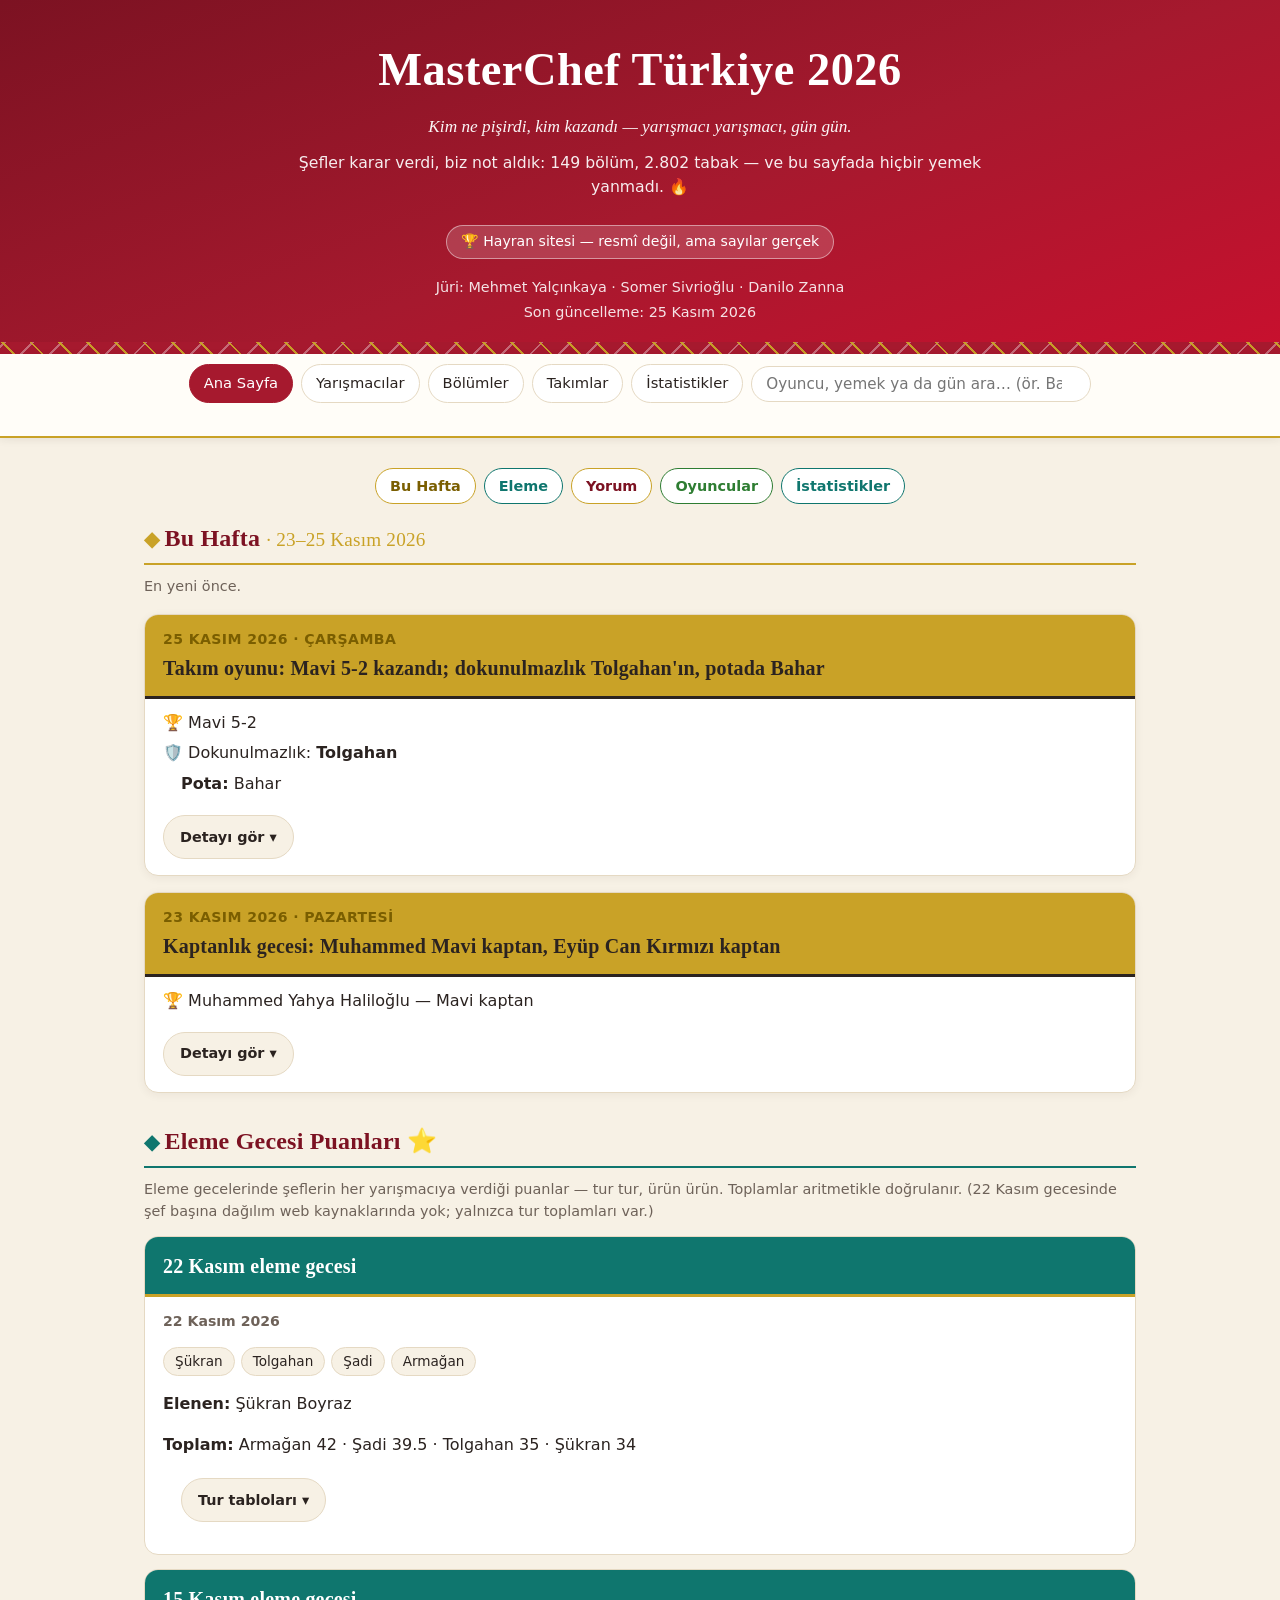
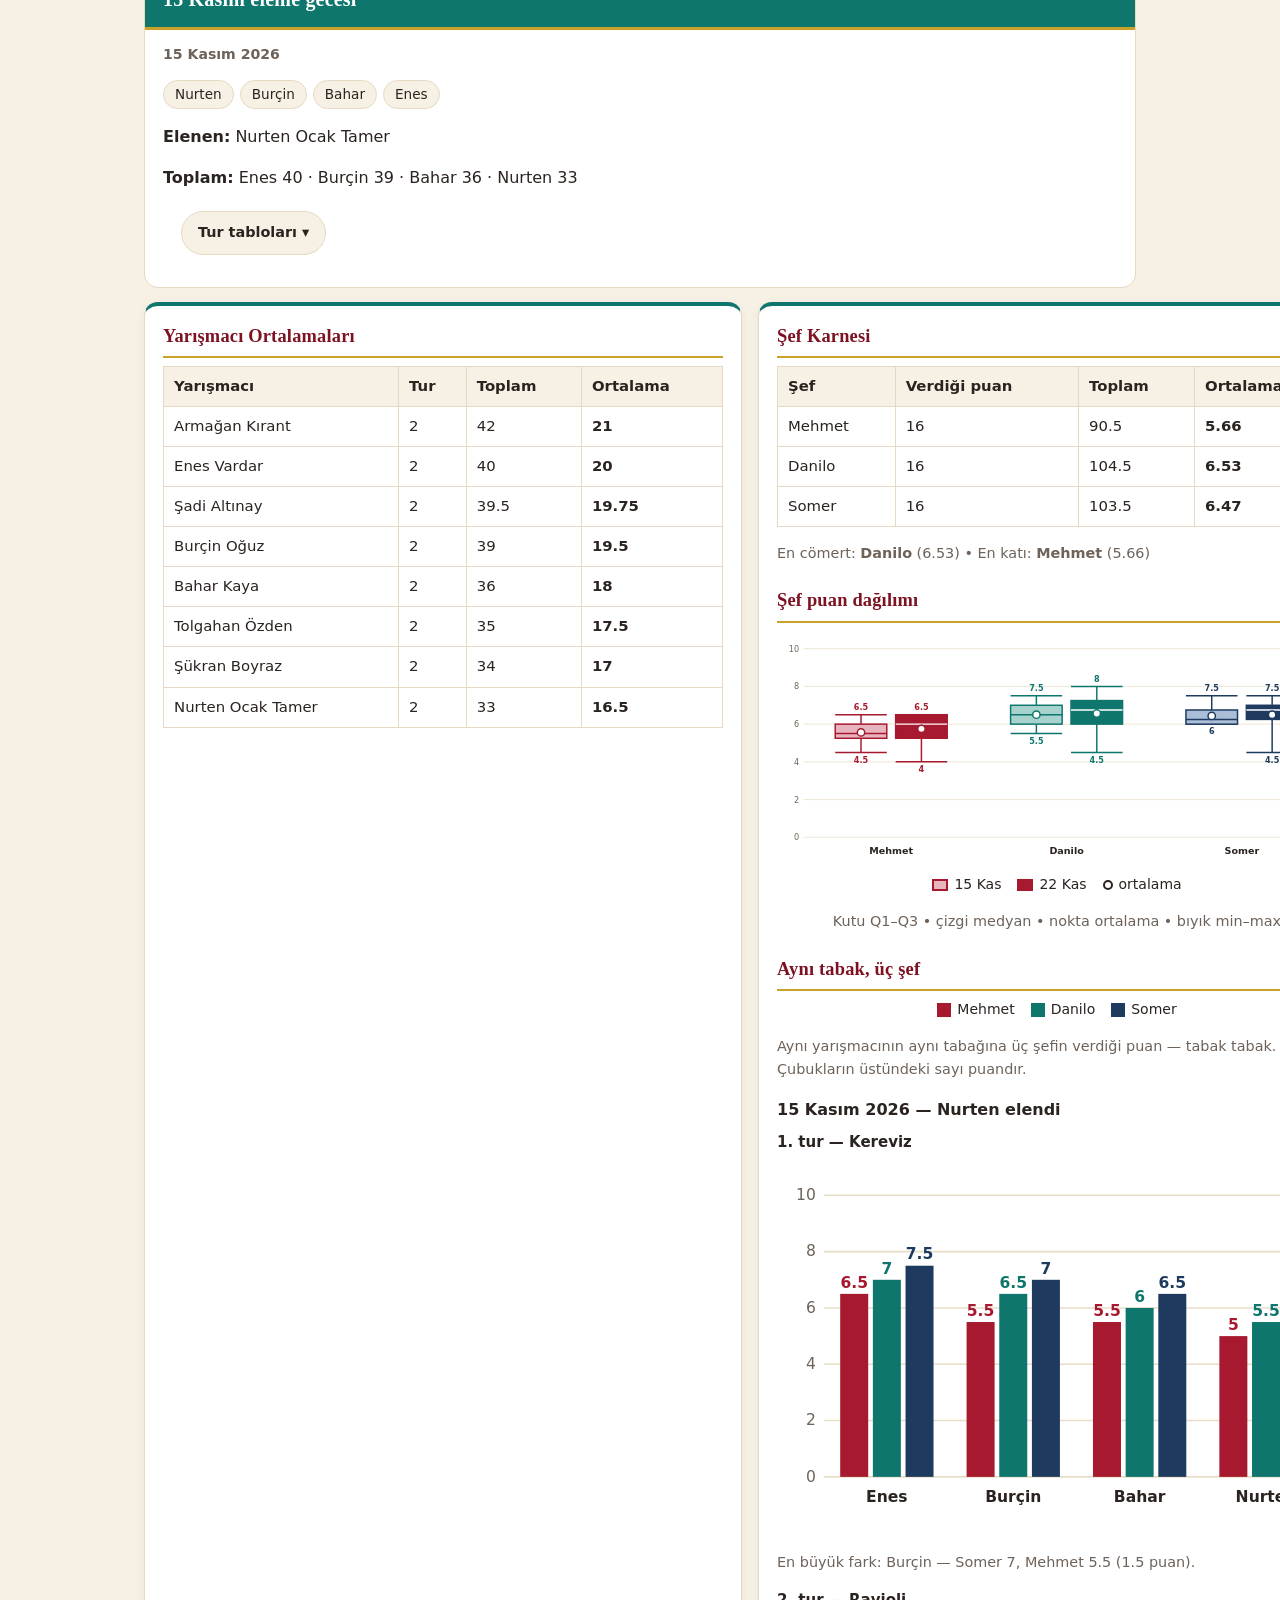
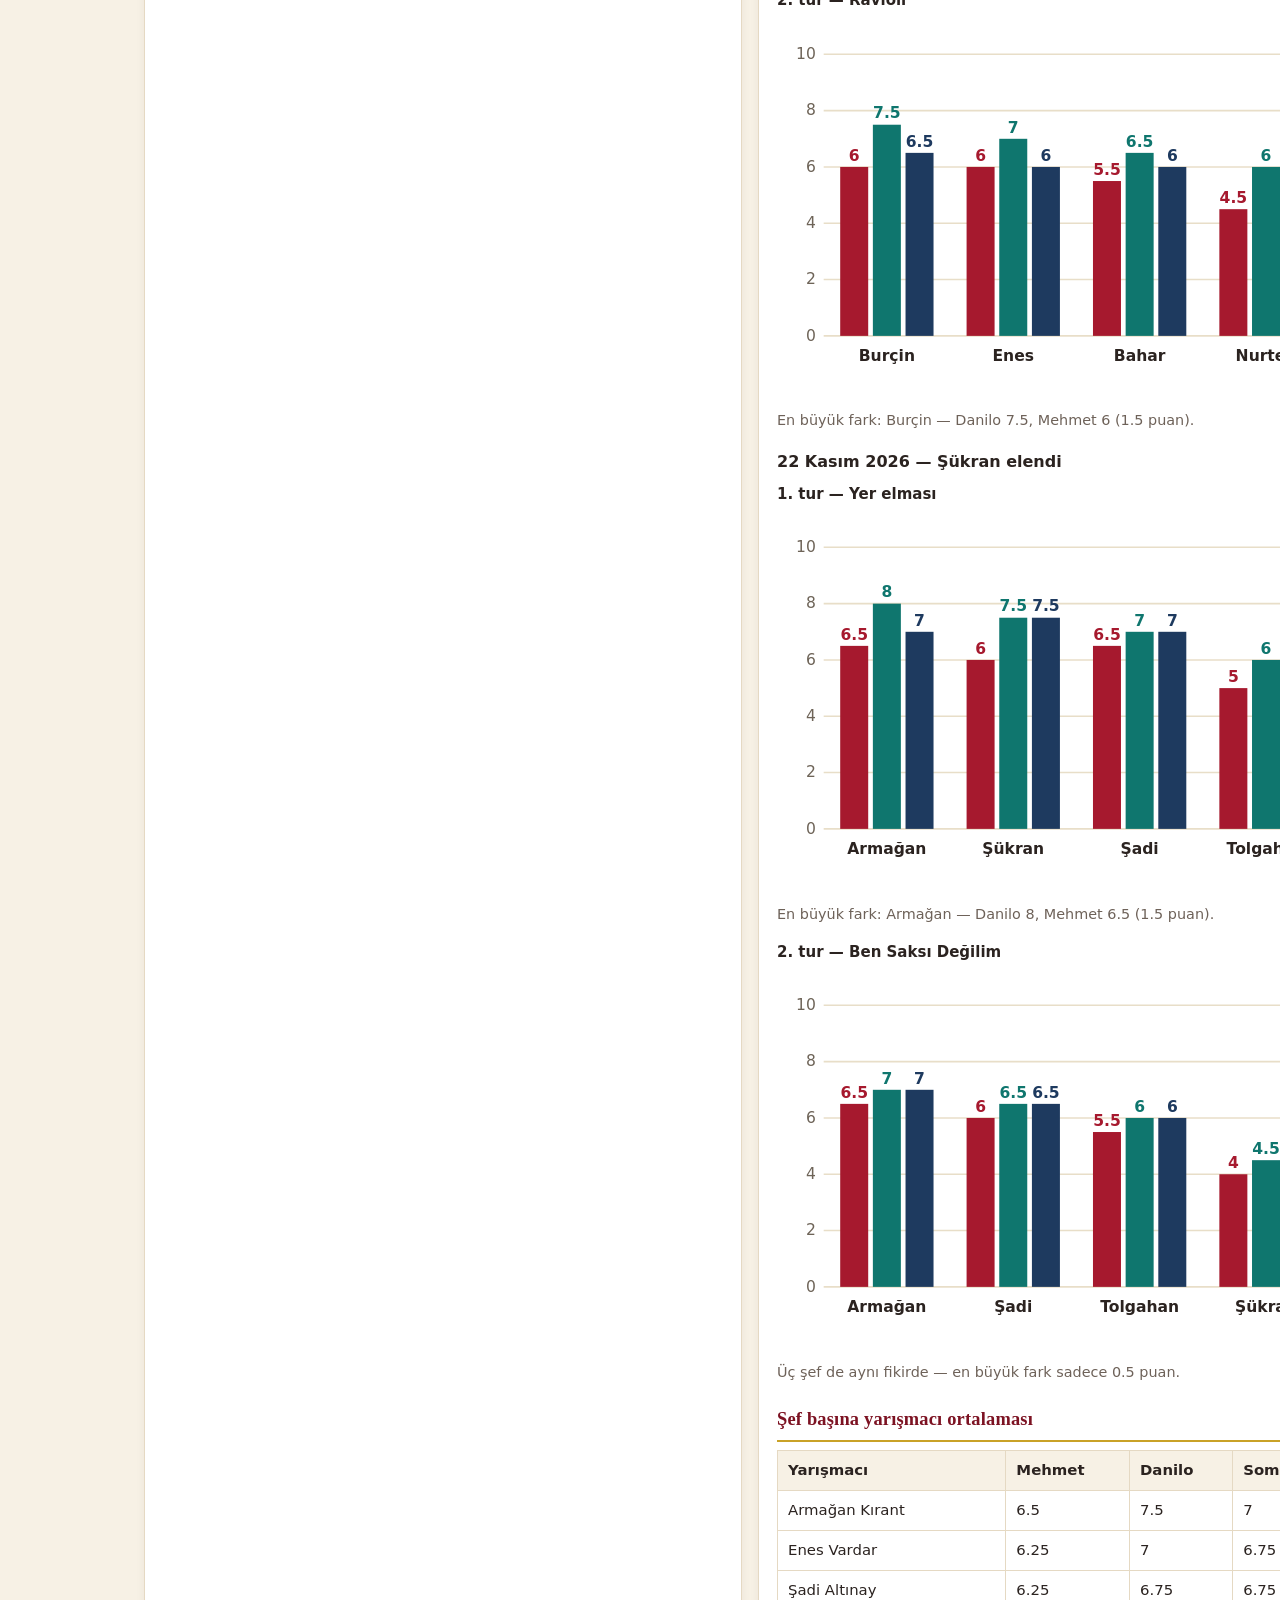
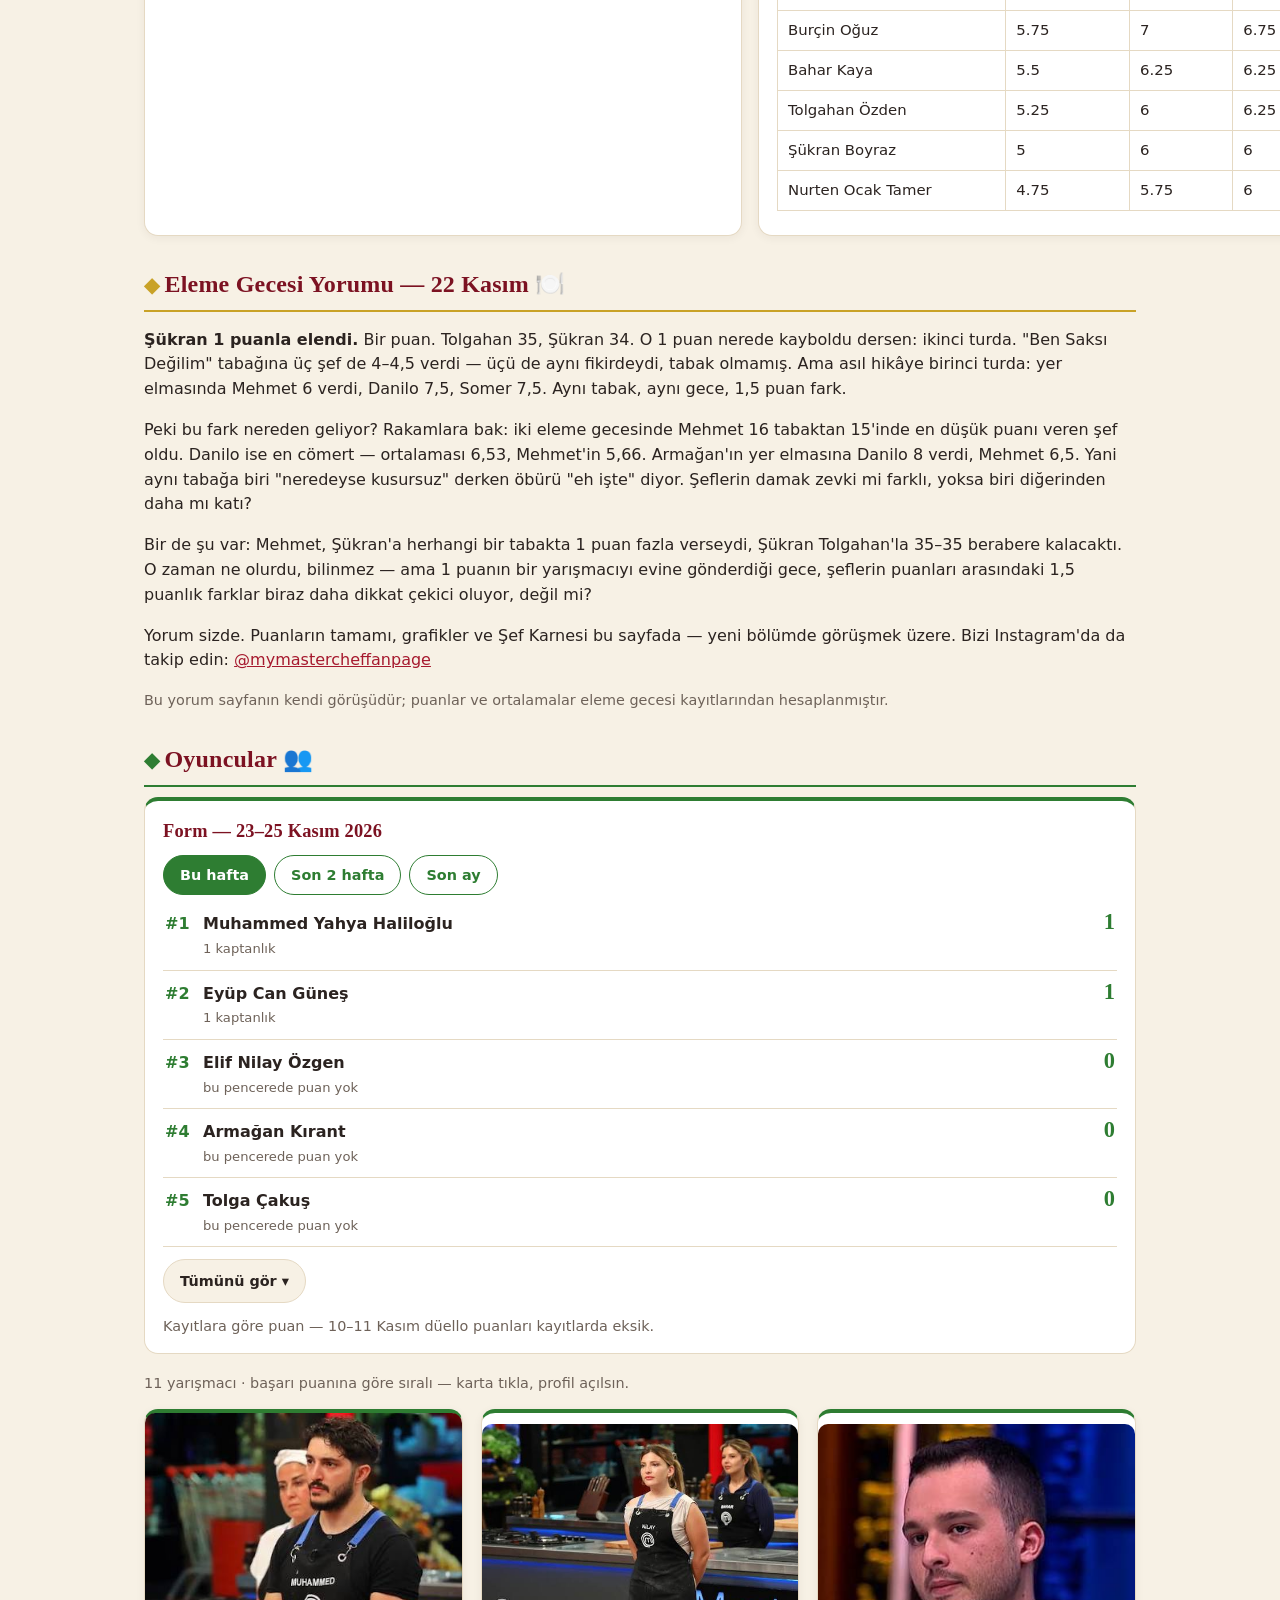
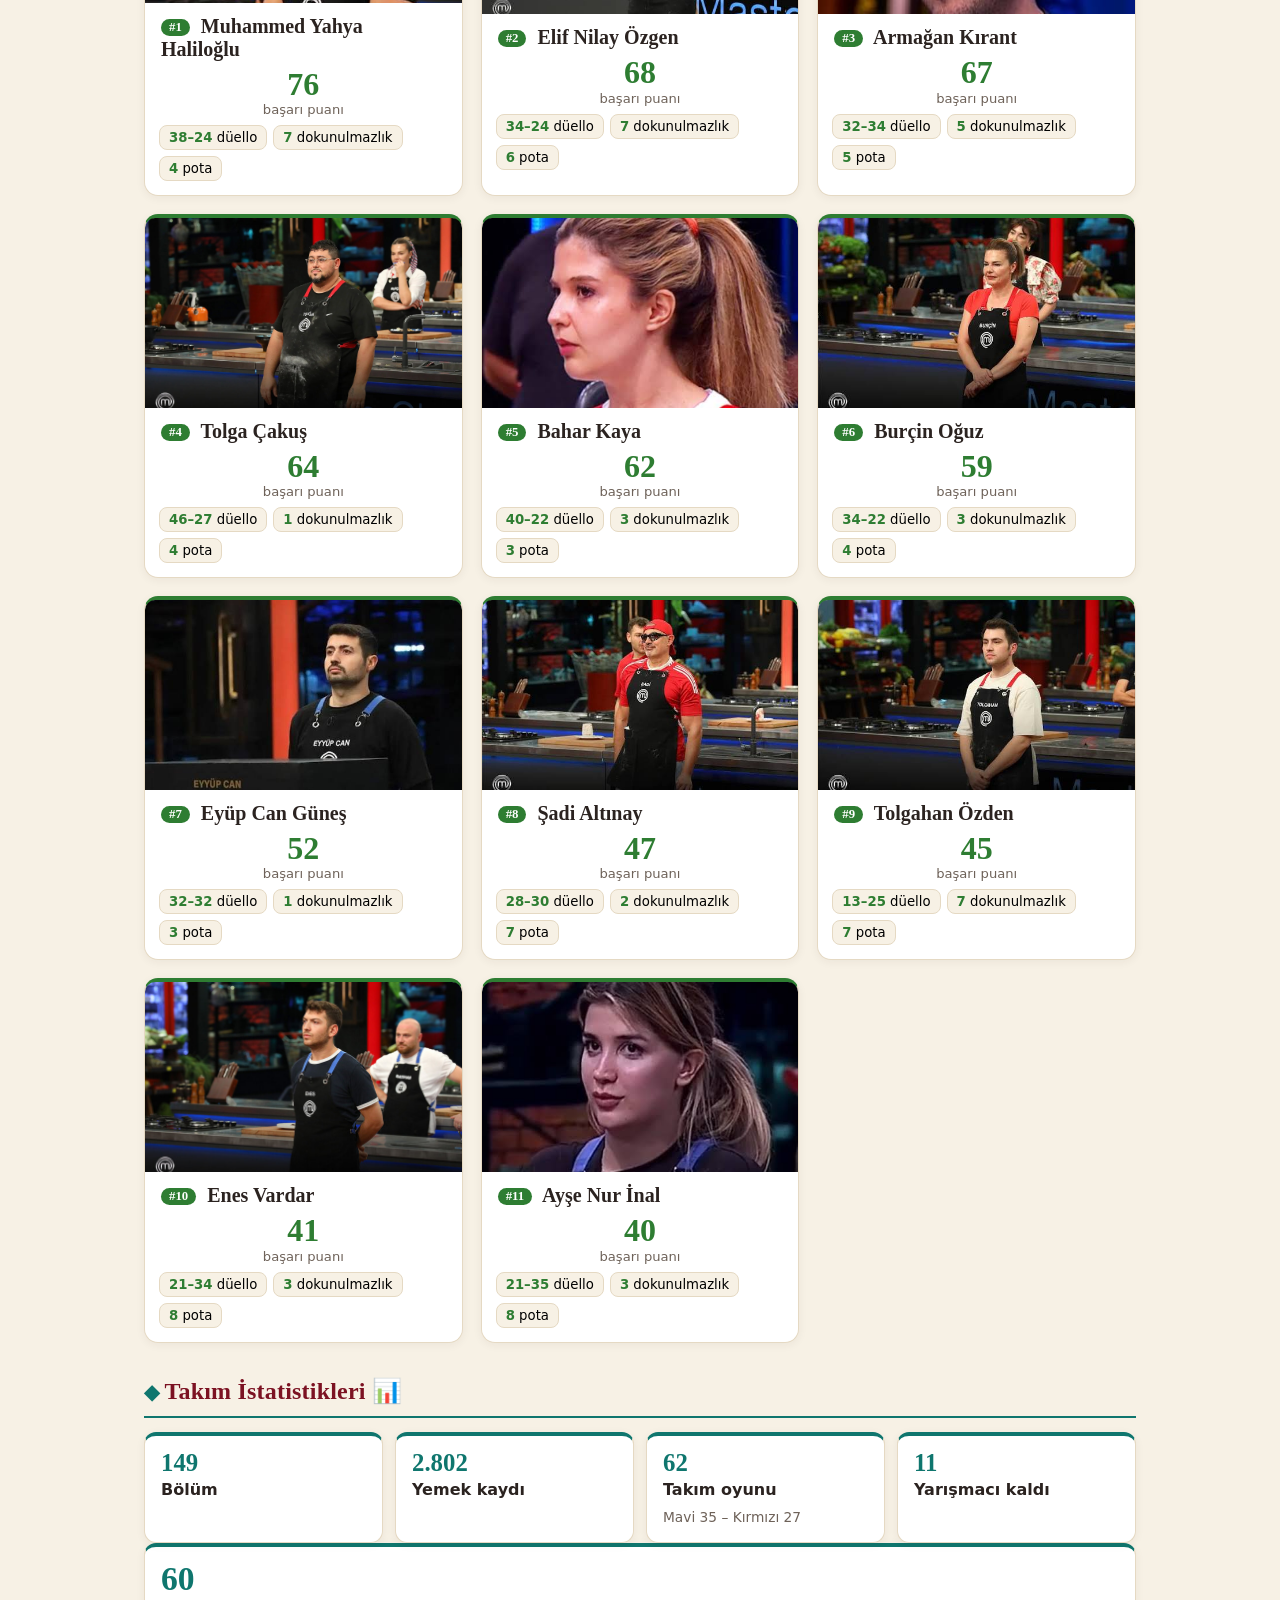
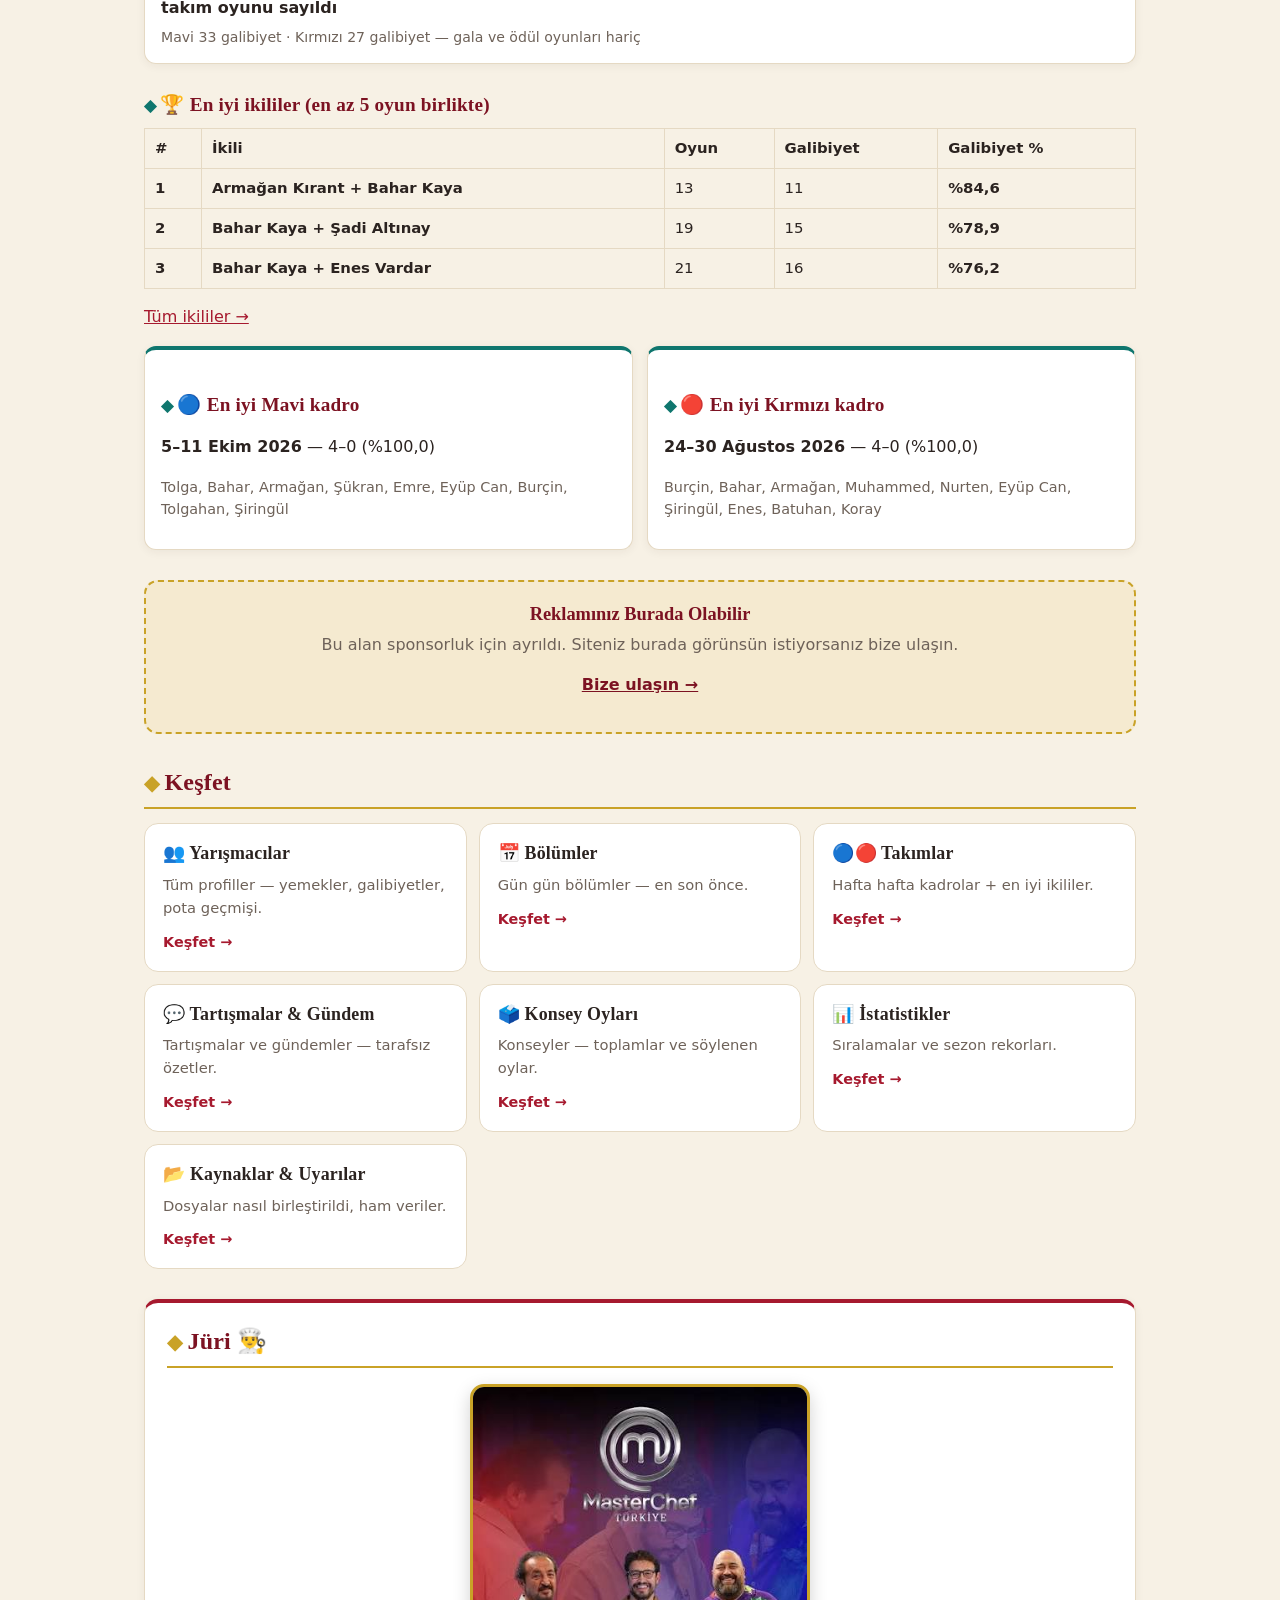
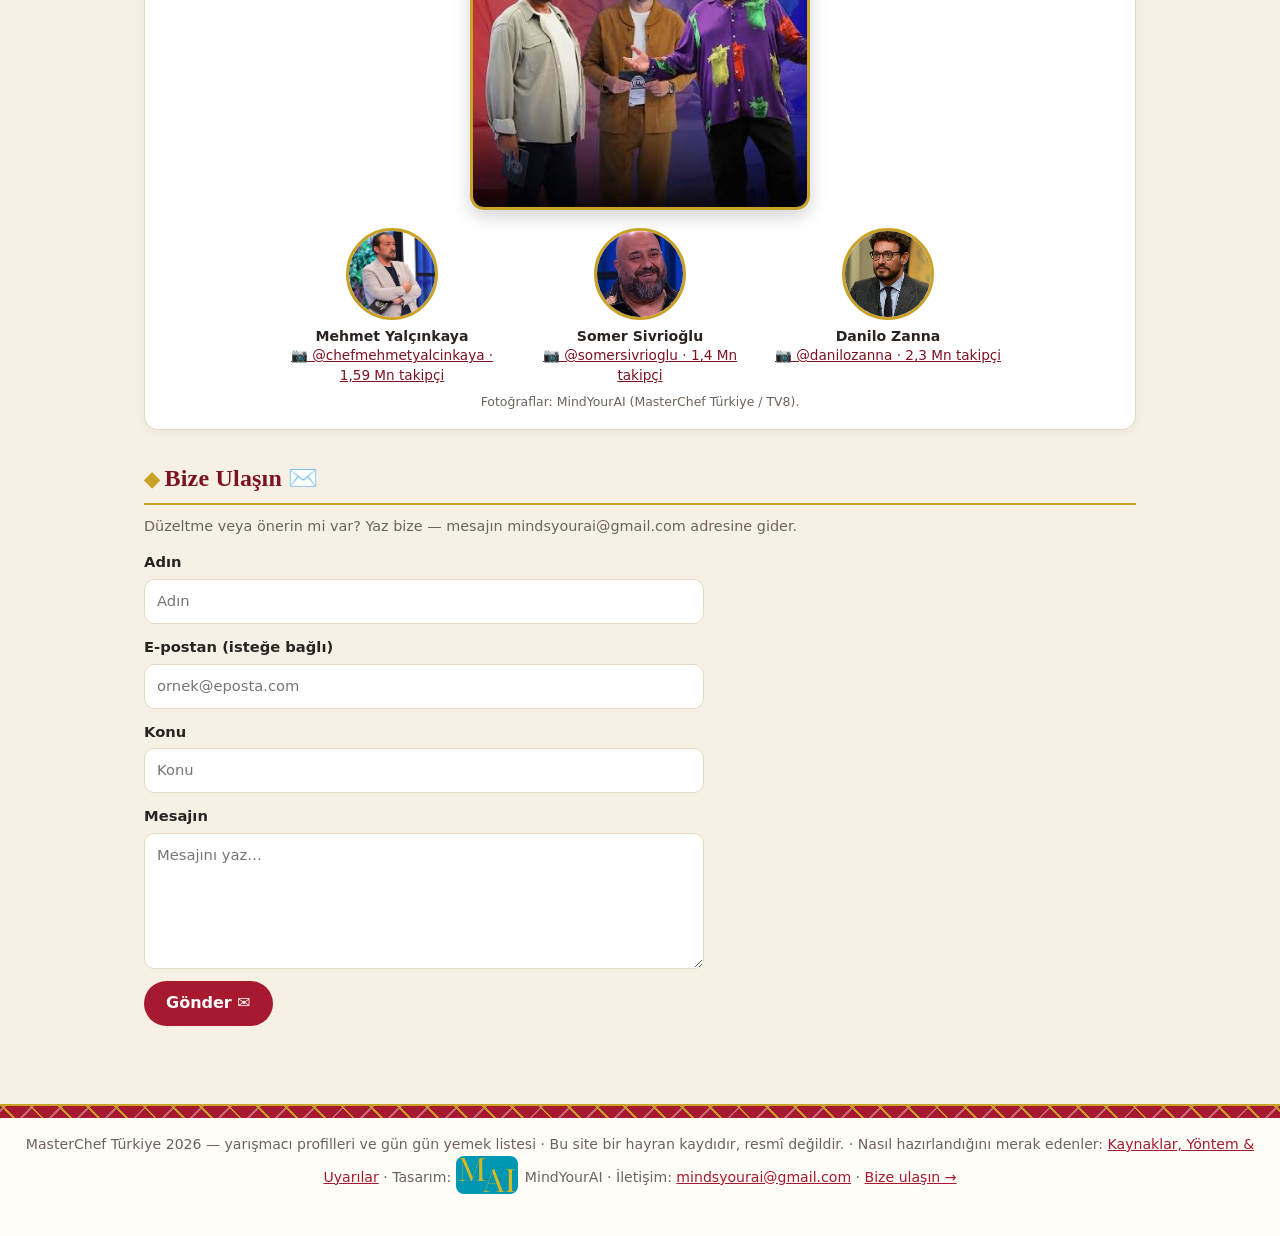
<file: index.html>
<!DOCTYPE html>
<html lang="tr">
<head>
<meta charset="UTF-8">
<meta name="viewport" content="width=device-width, initial-scale=1.0">
<title>MasterChef Türkiye 2026 — Ana Sayfa</title>
<meta name="description" content="MasterChef Türkiye 2026 hayran sitesi: yarışmacı profilleri, gün gün yemek listesi, takım kombinasyonları, tartışmalar, konsey oyları ve istatistikler.">
<link rel="icon" type="image/png" href="images/mindyourai-logo.png">
<link rel="stylesheet" href="styles.css">
</head>
<body>
<header class="hero">
  <h1>MasterChef Türkiye 2026</h1>
  <p class="tagline">Kim ne pişirdi, kim kazandı — yarışmacı yarışmacı, gün gün.</p>
  <p class="hero-joke">Şefler karar verdi, biz not aldık: <span id="hero-eps">143</span> bölüm, <span id="hero-dishes">2.728</span> tabak — ve bu sayfada hiçbir yemek yanmadı. 🔥</p>
  <p><span class="fan-badge">🏆 Hayran sitesi — resmî değil, ama sayılar gerçek</span></p>
  <p class="meta">Jüri: Mehmet Yalçınkaya · Somer Sivrioğlu · Danilo Zanna<br><span id="updated">Son güncelleme: 9 Kasım 2026</span></p>
  <div class="kilim" aria-hidden="true"></div>
</header>
<nav class="sticky" aria-label="Sayfa gezinmesi">
  <a href="index.html" class="active">Ana Sayfa</a>
  <a href="yarismacilar.html">Yarışmacılar</a>
  <a href="bolumler.html">Bölümler</a>
  <a href="takimlar.html">Takımlar</a>
  <a href="istatistikler.html">İstatistikler</a>
  <input type="search" id="search" placeholder="Oyuncu, yemek ya da gün ara… (ör. Bahar, uskumru)" aria-label="Yarışmacı veya yemek ara">
  <span class="search-info" id="search-info"></span>
</nav>
<main>
  <p class="no-results" id="no-results" hidden>Aradığın şey bulunamadı — yazımı kontrol edip tekrar dene.</p>

  <nav class="page-jump" aria-label="Sayfa içi gezinme">
    <a href="#week-current-section">Bu Hafta</a>
    <a href="#eleme-section">Eleme</a>
    <a href="#yorum">Yorum</a>
    <a href="#players-section">Oyuncular</a>
    <a href="#team-stats-section">İstatistikler</a>
  </nav>
  <section id="week-current-section" aria-label="Bu hafta">
    <h2>Bu Hafta <span class="week-label" id="week-current-label"></span></h2>
    <p class="note">En yeni önce.</p>
    <div class="week-row" id="week-current"></div>
  </section>

  <section id="eleme-section">
    <h2>Eleme Gecesi Puanları ⭐</h2>
    <p class="note">Eleme gecelerinde şeflerin her yarışmacıya verdiği puanlar — tur tur, ürün ürün. Toplamlar aritmetikle doğrulanır. (22 Kasım gecesinde şef başına dağılım web kaynaklarında yok; yalnızca tur toplamları var.)</p>
    <div id="eleme-nights"></div>
    <div class="eleme-cards" id="eleme-cards">
      <div class="eleme-stat-card" id="eleme-players"></div>
      <div class="eleme-stat-card" id="eleme-chefs"></div>
    </div>
  </section>

  <section id="yorum" aria-label="Eleme gecesi yorumu">
    <h2>Eleme Gecesi Yorumu — 22 Kasım 🍽️</h2>
    <p><strong>Şükran 1 puanla elendi.</strong> Bir puan. Tolgahan 35, Şükran 34. O 1 puan nerede kayboldu dersen: ikinci turda. "Ben Saksı Değilim" tabağına üç şef de 4–4,5 verdi — üçü de aynı fikirdeydi, tabak olmamış. Ama asıl hikâye birinci turda: yer elmasında Mehmet 6 verdi, Danilo 7,5, Somer 7,5. Aynı tabak, aynı gece, 1,5 puan fark.</p>
    <p>Peki bu fark nereden geliyor? Rakamlara bak: iki eleme gecesinde Mehmet 16 tabaktan 15'inde en düşük puanı veren şef oldu. Danilo ise en cömert — ortalaması 6,53, Mehmet'in 5,66. Armağan'ın yer elmasına Danilo 8 verdi, Mehmet 6,5. Yani aynı tabağa biri "neredeyse kusursuz" derken öbürü "eh işte" diyor. Şeflerin damak zevki mi farklı, yoksa biri diğerinden daha mı katı?</p>
    <p>Bir de şu var: Mehmet, Şükran'a herhangi bir tabakta 1 puan fazla verseydi, Şükran Tolgahan'la 35–35 berabere kalacaktı. O zaman ne olurdu, bilinmez — ama 1 puanın bir yarışmacıyı evine gönderdiği gece, şeflerin puanları arasındaki 1,5 puanlık farklar biraz daha dikkat çekici oluyor, değil mi?</p>
    <p>Yorum sizde. Puanların tamamı, grafikler ve Şef Karnesi bu sayfada — yeni bölümde görüşmek üzere. Bizi Instagram'da da takip edin: <a href="https://www.instagram.com/mymastercheffanpage/" target="_blank" rel="noopener">@mymastercheffanpage</a></p>
    <p class="note">Bu yorum sayfanın kendi görüşüdür; puanlar ve ortalamalar eleme gecesi kayıtlarından hesaplanmıştır.</p>
  </section>

  <section id="players-section">
    <h2>Oyuncular 👥</h2>
    <div class="form-board" id="form-board">
      <h3>Form — <span id="form-window-label">15. hafta</span></h3>
      <div class="form-switch" role="group" aria-label="Puan penceresi">
        <button type="button" data-window="week" class="active">Bu hafta</button>
        <button type="button" data-window="2weeks">Son 2 hafta</button>
        <button type="button" data-window="month">Son ay</button>
      </div>
      <ol class="form-list" id="form-list"></ol>
      <button type="button" class="day-toggle" id="form-toggle" data-show="Tümünü gör ▾" data-hide="Tümünü gizle ▴" aria-expanded="false" hidden>Tümünü gör ▾</button>
      <div class="day-detail" id="form-rest" hidden></div>
      <p class="note">Kayıtlara göre puan — 10–11 Kasım düello puanları kayıtlarda eksik.</p>
    </div>
    <p class="note"><span id="players-count">12</span> yarışmacı · başarı puanına göre sıralı — karta tıkla, profil açılsın.</p>
    <div class="players-grid" id="players-grid"></div>
    <div id="contestant-detail" class="detail-panel" hidden></div>
  </section>

  <section id="team-stats-section">
    <h2>Takım İstatistikleri 📊</h2>
    <div class="season-grid" id="season-band-grid"></div>
    <div id="team-combos" data-summary="1"></div>
  </section>

  <section class="ad-slot" aria-label="Reklam alanı">
    <p class="ad-title">Reklamınız Burada Olabilir</p>
    <p class="ad-text">Bu alan sponsorluk için ayrıldı. Siteniz burada görünsün istiyorsanız bize ulaşın.</p>
    <p><a class="ad-cta" href="#iletisim">Bize ulaşın →</a></p>
  </section>

  <section id="explore">
    <h2>Keşfet</h2>
    <div class="page-links" id="page-links">
      <a class="page-card" href="yarismacilar.html" data-search="yarışmacılar yarışmacı profil önlük kadro"><h3>👥 Yarışmacılar</h3><p>Tüm profiller — yemekler, galibiyetler, pota geçmişi.</p><span class="page-link-arrow">Keşfet →</span></a>
      <a class="page-card" href="bolumler.html" data-search="bölümler gün gün bölüm hafta menü"><h3>📅 Bölümler</h3><p>Gün gün bölümler — en son önce.</p><span class="page-link-arrow">Keşfet →</span></a>
      <a class="page-card" href="takimlar.html" data-search="takımlar kadro takım kombinasyon ikili mavi kırmızı"><h3>🔵🔴 Takımlar</h3><p>Hafta hafta kadrolar + en iyi ikililer.</p><span class="page-link-arrow">Keşfet →</span></a>
      <a class="page-card" href="tartismalar.html" data-search="tartışmalar gündem kavga"><h3>💬 Tartışmalar &amp; Gündem</h3><p>Tartışmalar ve gündemler — tarafsız özetler.</p><span class="page-link-arrow">Keşfet →</span></a>
      <a class="page-card" href="konsey.html" data-search="konsey oyları oy pusula aday"><h3>🗳️ Konsey Oyları</h3><p>Konseyler — toplamlar ve söylenen oylar.</p><span class="page-link-arrow">Keşfet →</span></a>
      <a class="page-card" href="istatistikler.html" data-search="istatistikler sıralama rekor düello"><h3>📊 İstatistikler</h3><p>Sıralamalar ve sezon rekorları.</p><span class="page-link-arrow">Keşfet →</span></a>
      <a class="page-card" href="kaynaklar.html" data-search="kaynaklar yöntem uyarı sorumluluk veri"><h3>📂 Kaynaklar &amp; Uyarılar</h3><p>Dosyalar nasıl birleştirildi, ham veriler.</p><span class="page-link-arrow">Keşfet →</span></a>
    </div>
  </section>

  <section id="juri" aria-label="Jüri">
    <h2>Jüri 👨‍🍳</h2>
    <img class="hero-poster" src="images/masterchef-grup.jpg" alt="MasterChef Türkiye 2026 — üç jüri üyesi: Mehmet Yalçınkaya, Somer Sivrioğlu ve Danilo Zanna" loading="lazy">
    <div class="judges" aria-label="Jüri">
      <figure class="judge"><img src="images/mehmet-yalcinkaya.jpg" alt="Mehmet Yalçınkaya" loading="lazy"><figcaption>Mehmet Yalçınkaya<span class="judge-note"><a class="insta-link" href="https://www.instagram.com/chefmehmetyalcinkaya" target="_blank" rel="noopener">📷 @chefmehmetyalcinkaya · 1,59 Mn takipçi</a></span></figcaption></figure>
      <figure class="judge"><img src="images/somer-sivrioglu.jpg" alt="Somer Sivrioğlu" loading="lazy"><figcaption>Somer Sivrioğlu<span class="judge-note"><a class="insta-link" href="https://www.instagram.com/somersivrioglu" target="_blank" rel="noopener">📷 @somersivrioglu · 1,4 Mn takipçi</a></span></figcaption></figure>
      <figure class="judge"><img src="images/danilo-zanna.jpg" alt="Danilo Zanna" loading="lazy"><figcaption>Danilo Zanna<span class="judge-note"><a class="insta-link" href="https://www.instagram.com/danilozanna" target="_blank" rel="noopener">📷 @danilozanna · 2,3 Mn takipçi</a></span></figcaption></figure>
    </div>
    <p class="photo-credit">Fotoğraflar: MindYourAI (MasterChef Türkiye / TV8).</p>
  </section>

  <section id="iletisim" aria-label="İletişim">
    <h2>Bize Ulaşın ✉️</h2>
    <p class="note">Düzeltme veya önerin mi var? Yaz bize — mesajın mindsyourai@gmail.com adresine gider.</p>
    <form id="contact-form" class="contact-form">
      <label>Adın <input type="text" id="contact-name" required maxlength="80" placeholder="Adın"></label>
      <label>E-postan (isteğe bağlı) <input type="email" id="contact-email" maxlength="120" placeholder="ornek@eposta.com"></label>
      <label>Konu <input type="text" id="contact-subject" required maxlength="120" placeholder="Konu"></label>
      <label>Mesajın <textarea id="contact-message" required rows="5" maxlength="2000" placeholder="Mesajını yaz…"></textarea></label>
      <button type="submit" class="contact-submit">Gönder ✉️</button>
      <p class="note" id="contact-note" hidden></p>
    </form>
  </section>
</main>
<footer>
  <div class="kilim" aria-hidden="true"></div>
  <p>MasterChef Türkiye 2026 — yarışmacı profilleri ve gün gün yemek listesi · Bu site bir hayran kaydıdır, resmî değildir. · Nasıl hazırlandığını merak edenler: <a href="kaynaklar.html">Kaynaklar, Yöntem &amp; Uyarılar</a> · Tasarım: <img class="brand-logo" src="images/mindyourai-logo.png" alt="MindYourAI logosu"> MindYourAI · İletişim: <a href="mailto:mindsyourai@gmail.com">mindsyourai@gmail.com</a> · <a href="index.html#iletisim">Bize ulaşın →</a></p>
</footer>
<button type="button" id="to-top" aria-label="Yukarı çık" hidden>↑ Yukarı</button>
<script src="data.js"></script>
<script src="discussions.js"></script>
<script src="votes.js"></script>
<script src="eleme.js"></script>
<script src="app.js"></script>
</body>
</html>
</file>
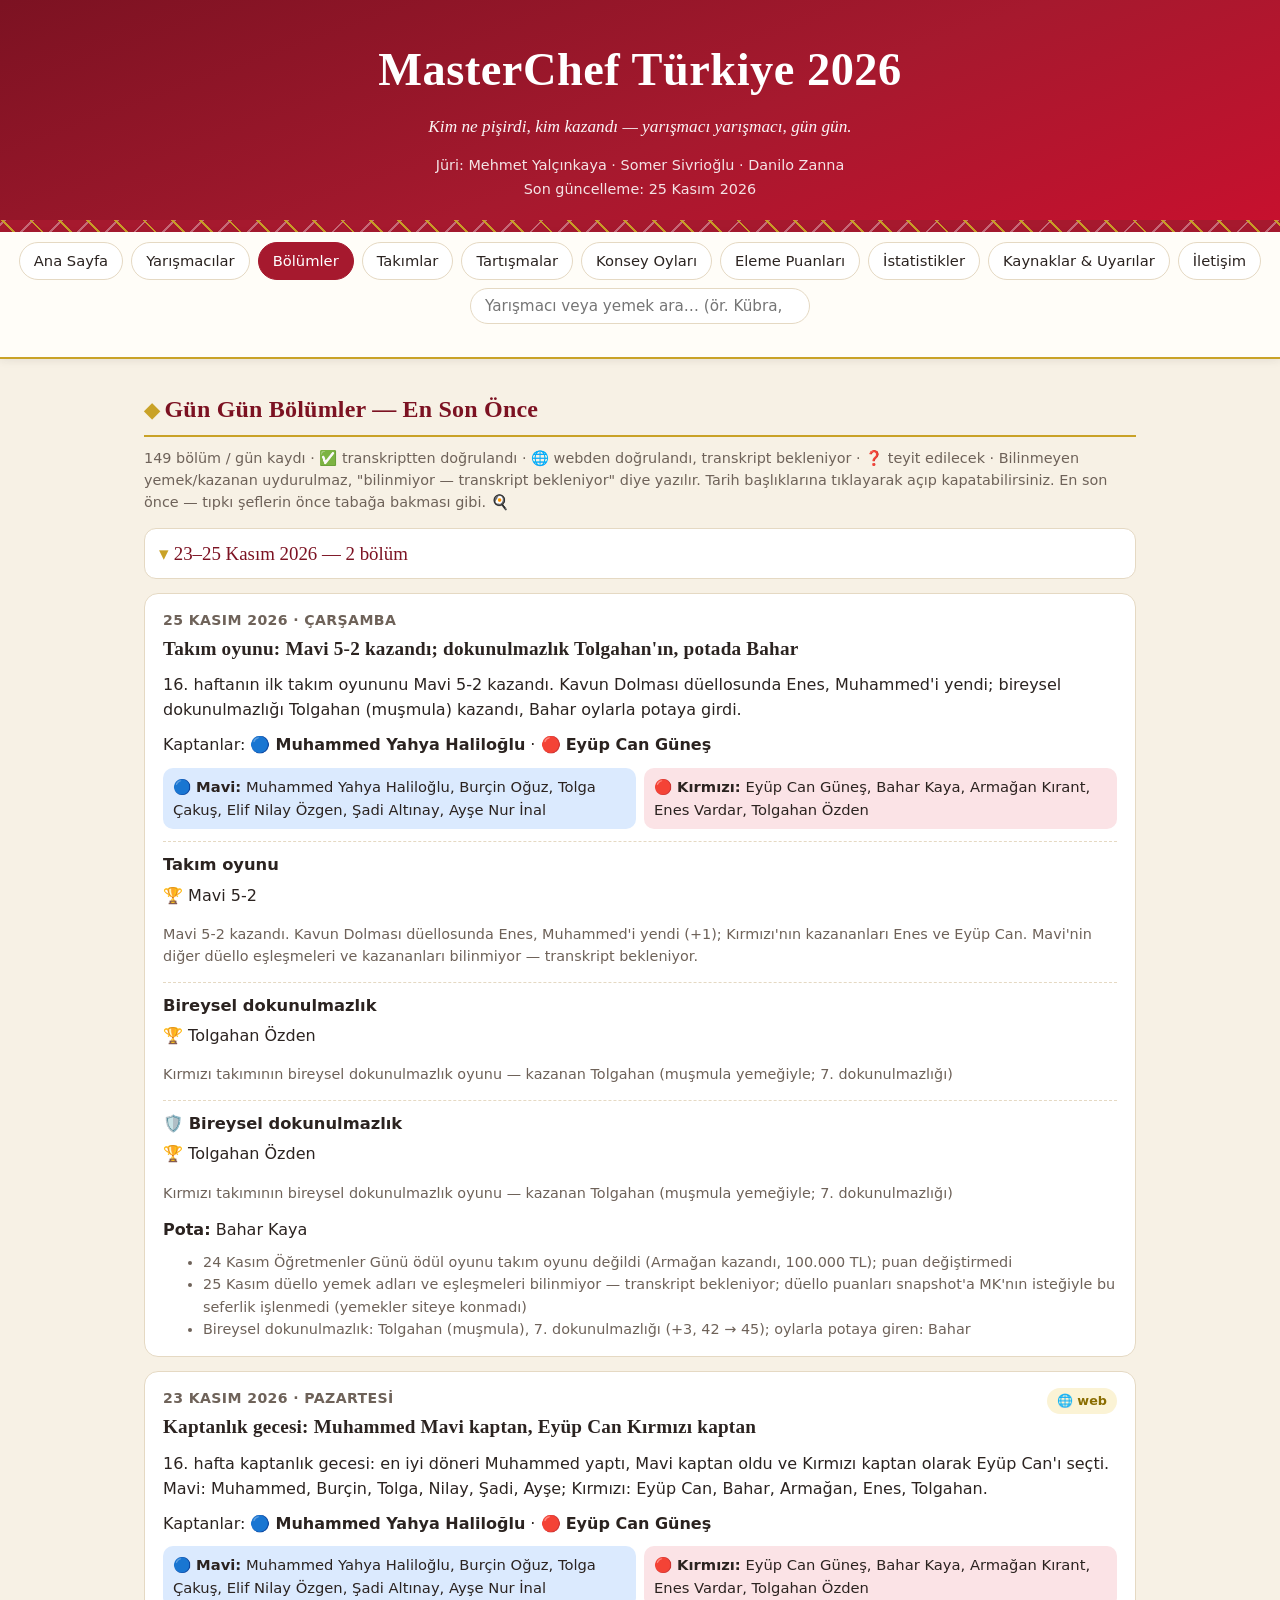
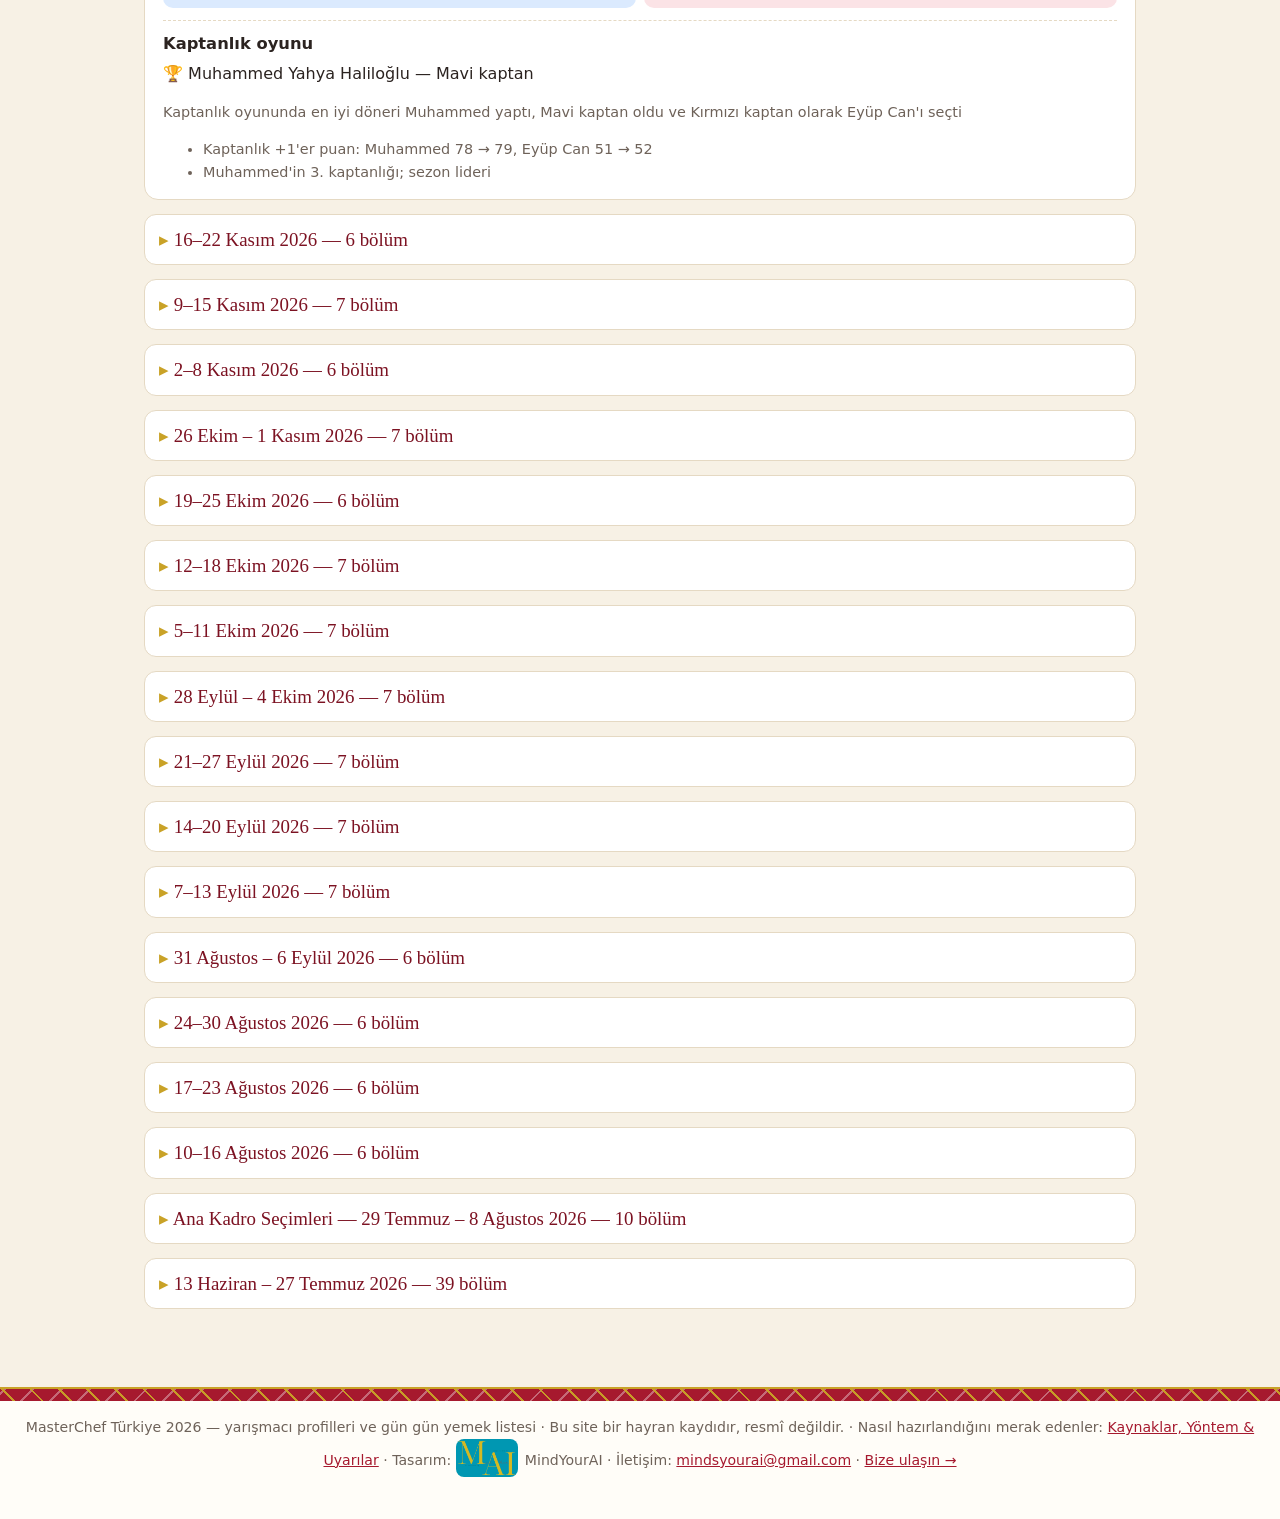
<file: bolumler.html>
<!DOCTYPE html>
<html lang="tr">
<head>
<meta charset="UTF-8">
<meta name="viewport" content="width=device-width, initial-scale=1.0">
<title>Bölümler — MasterChef Türkiye 2026</title>
<meta name="description" content="MasterChef Türkiye 2026 bölümleri gün gün: menüler, kazananlar, dokunulmazlıklar ve elemeler. En son önce.">
<link rel="icon" type="image/png" href="images/mindyourai-logo.png">
<link rel="stylesheet" href="styles.css">
</head>
<body>
<header class="hero">
  <h1>MasterChef Türkiye 2026</h1>
  <p class="tagline">Kim ne pişirdi, kim kazandı — yarışmacı yarışmacı, gün gün.</p>
  <p class="meta">Jüri: Mehmet Yalçınkaya · Somer Sivrioğlu · Danilo Zanna<br><span id="updated">Son güncelleme: 9 Kasım 2026</span></p>
  <div class="kilim" aria-hidden="true"></div>
</header>
<nav class="sticky" aria-label="Sayfa gezinmesi">
  <a href="index.html">Ana Sayfa</a>
  <a href="yarismacilar.html">Yarışmacılar</a>
  <a href="bolumler.html" class="active">Bölümler</a>
  <a href="takimlar.html">Takımlar</a>
  <a href="tartismalar.html">Tartışmalar</a>
  <a href="konsey.html">Konsey Oyları</a>
  <a href="index.html#eleme-section">Eleme Puanları</a>
  <a href="istatistikler.html">İstatistikler</a>
  <a href="kaynaklar.html">Kaynaklar &amp; Uyarılar</a>
  <a href="index.html#iletisim">İletişim</a>
  <input type="search" id="search" placeholder="Yarışmacı veya yemek ara… (ör. Kübra, uskumru, Fesenjan)" aria-label="Yarışmacı veya yemek ara">
  <span class="search-info" id="search-info"></span>
</nav>
<main>
  <p class="no-results" id="no-results" hidden>Aradığın şey bulunamadı — ya şefler henüz tatmadı, ya da yazımı farklı. Bir de "uskumru" yazmayı dene, o hep bulunuyor. 🍽️</p>
  <section id="episodes-section">
    <h2>Gün Gün Bölümler — En Son Önce</h2>
    <p class="note"><span id="ep-count"></span> · ✅ transkriptten doğrulandı · 🌐 webden doğrulandı, transkript bekleniyor · ❓ teyit edilecek · Bilinmeyen yemek/kazanan uydurulmaz, "bilinmiyor — transkript bekleniyor" diye yazılır. Tarih başlıklarına tıklayarak açıp kapatabilirsiniz. En son önce — tıpkı şeflerin önce tabağa bakması gibi. 🍳</p>
    <div id="episodes"></div>
  </section>
</main>
<footer>
  <div class="kilim" aria-hidden="true"></div>
  <p>MasterChef Türkiye 2026 — yarışmacı profilleri ve gün gün yemek listesi · Bu site bir hayran kaydıdır, resmî değildir. · Nasıl hazırlandığını merak edenler: <a href="kaynaklar.html">Kaynaklar, Yöntem &amp; Uyarılar</a> · Tasarım: <img class="brand-logo" src="images/mindyourai-logo.png" alt="MindYourAI logosu"> MindYourAI · İletişim: <a href="mailto:mindsyourai@gmail.com">mindsyourai@gmail.com</a> · <a href="index.html#iletisim">Bize ulaşın →</a></p>
</footer>
<button type="button" id="to-top" aria-label="Yukarı çık" hidden>↑ Yukarı</button>
<script src="data.js"></script>
<script src="discussions.js"></script>
<script src="votes.js"></script>
<script src="app.js"></script>
</body>
</html>
</file>
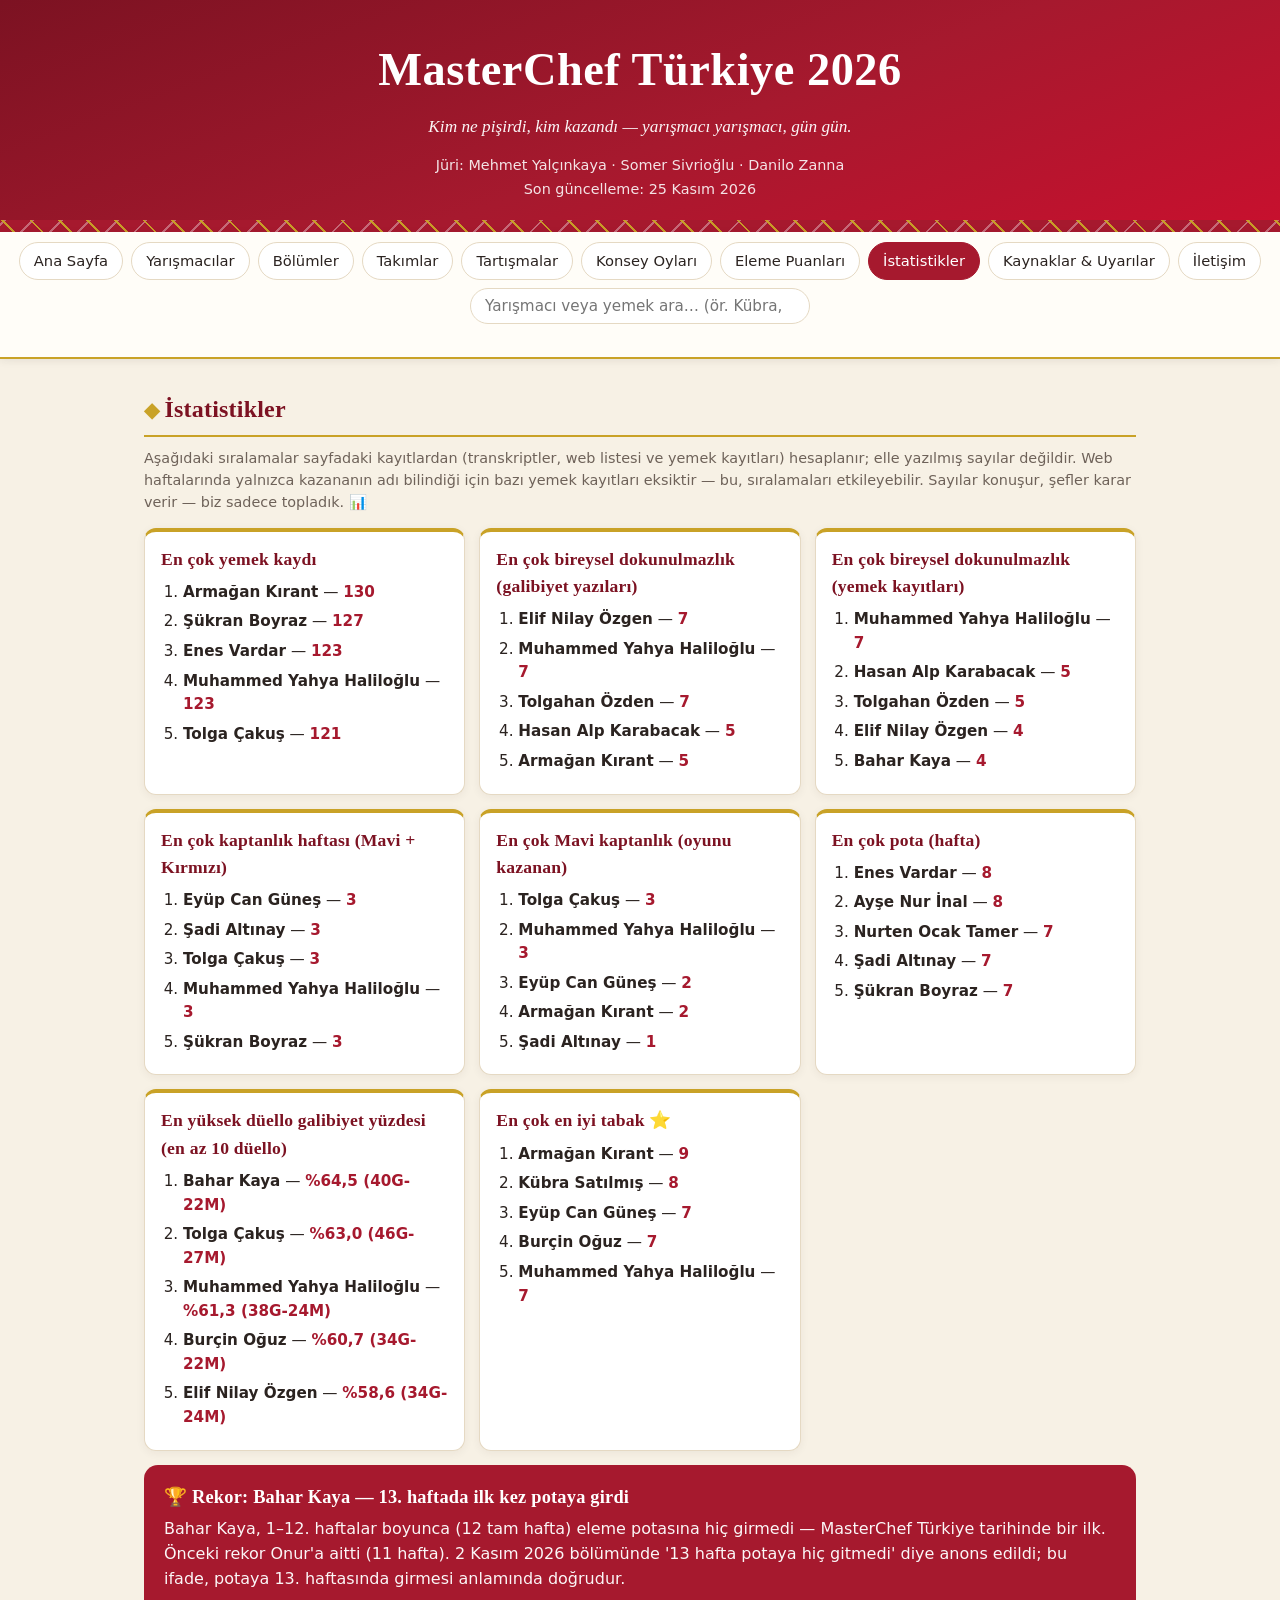
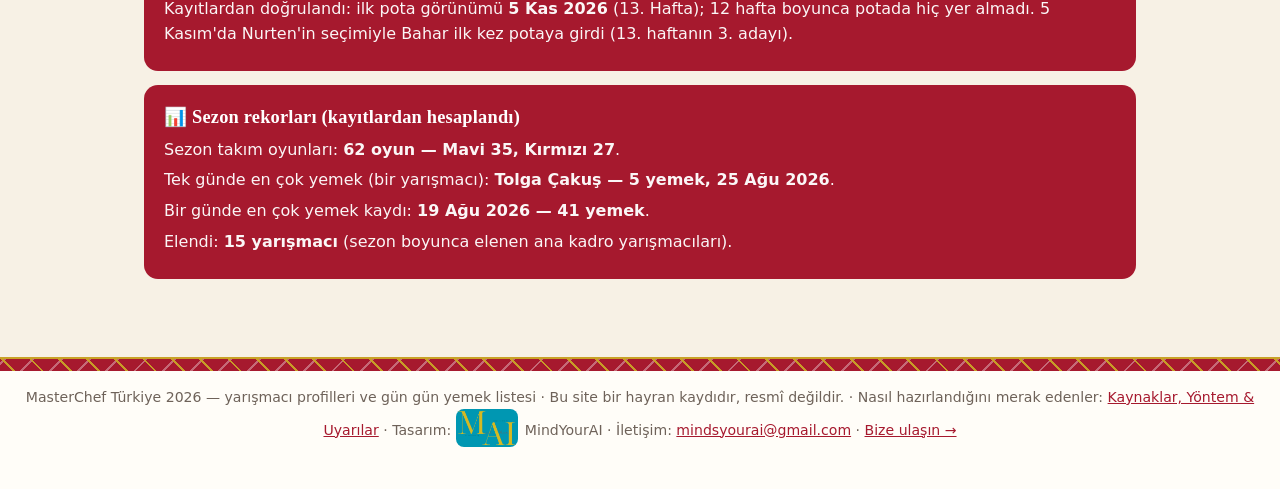
<file: istatistikler.html>
<!DOCTYPE html>
<html lang="tr">
<head>
<meta charset="UTF-8">
<meta name="viewport" content="width=device-width, initial-scale=1.0">
<title>İstatistikler — MasterChef Türkiye 2026</title>
<meta name="description" content="MasterChef Türkiye 2026 istatistikleri: en çok yemek, dokunulmazlık, düello galibiyeti, en iyi tabak ve sezon rekorları.">
<link rel="icon" type="image/png" href="images/mindyourai-logo.png">
<link rel="stylesheet" href="styles.css">
</head>
<body>
<header class="hero">
  <h1>MasterChef Türkiye 2026</h1>
  <p class="tagline">Kim ne pişirdi, kim kazandı — yarışmacı yarışmacı, gün gün.</p>
  <p class="meta">Jüri: Mehmet Yalçınkaya · Somer Sivrioğlu · Danilo Zanna<br><span id="updated">Son güncelleme: 9 Kasım 2026</span></p>
  <div class="kilim" aria-hidden="true"></div>
</header>
<nav class="sticky" aria-label="Sayfa gezinmesi">
  <a href="index.html">Ana Sayfa</a>
  <a href="yarismacilar.html">Yarışmacılar</a>
  <a href="bolumler.html">Bölümler</a>
  <a href="takimlar.html">Takımlar</a>
  <a href="tartismalar.html">Tartışmalar</a>
  <a href="konsey.html">Konsey Oyları</a>
  <a href="index.html#eleme-section">Eleme Puanları</a>
  <a href="istatistikler.html" class="active">İstatistikler</a>
  <a href="kaynaklar.html">Kaynaklar &amp; Uyarılar</a>
  <a href="index.html#iletisim">İletişim</a>
  <input type="search" id="search" placeholder="Yarışmacı veya yemek ara… (ör. Kübra, uskumru, Fesenjan)" aria-label="Yarışmacı veya yemek ara">
  <span class="search-info" id="search-info"></span>
</nav>
<main>
  <p class="no-results" id="no-results" hidden>Aradığın şey bulunamadı — ya şefler henüz tatmadı, ya da yazımı farklı. Bir de "uskumru" yazmayı dene, o hep bulunuyor. 🍽️</p>
  <section id="stats-section">
    <h2>İstatistikler</h2>
    <p class="note">Aşağıdaki sıralamalar sayfadaki kayıtlardan (transkriptler, web listesi ve yemek kayıtları) hesaplanır; elle yazılmış sayılar değildir. Web haftalarında yalnızca kazananın adı bilindiği için bazı yemek kayıtları eksiktir — bu, sıralamaları etkileyebilir. Sayılar konuşur, şefler karar verir — biz sadece topladık. 📊</p>
    <div id="stats" data-full="1"></div>
  </section>
</main>
<footer>
  <div class="kilim" aria-hidden="true"></div>
  <p>MasterChef Türkiye 2026 — yarışmacı profilleri ve gün gün yemek listesi · Bu site bir hayran kaydıdır, resmî değildir. · Nasıl hazırlandığını merak edenler: <a href="kaynaklar.html">Kaynaklar, Yöntem &amp; Uyarılar</a> · Tasarım: <img class="brand-logo" src="images/mindyourai-logo.png" alt="MindYourAI logosu"> MindYourAI · İletişim: <a href="mailto:mindsyourai@gmail.com">mindsyourai@gmail.com</a> · <a href="index.html#iletisim">Bize ulaşın →</a></p>
</footer>
<button type="button" id="to-top" aria-label="Yukarı çık" hidden>↑ Yukarı</button>
<script src="data.js"></script>
<script src="discussions.js"></script>
<script src="votes.js"></script>
<script src="app.js"></script>
</body>
</html>
</file>
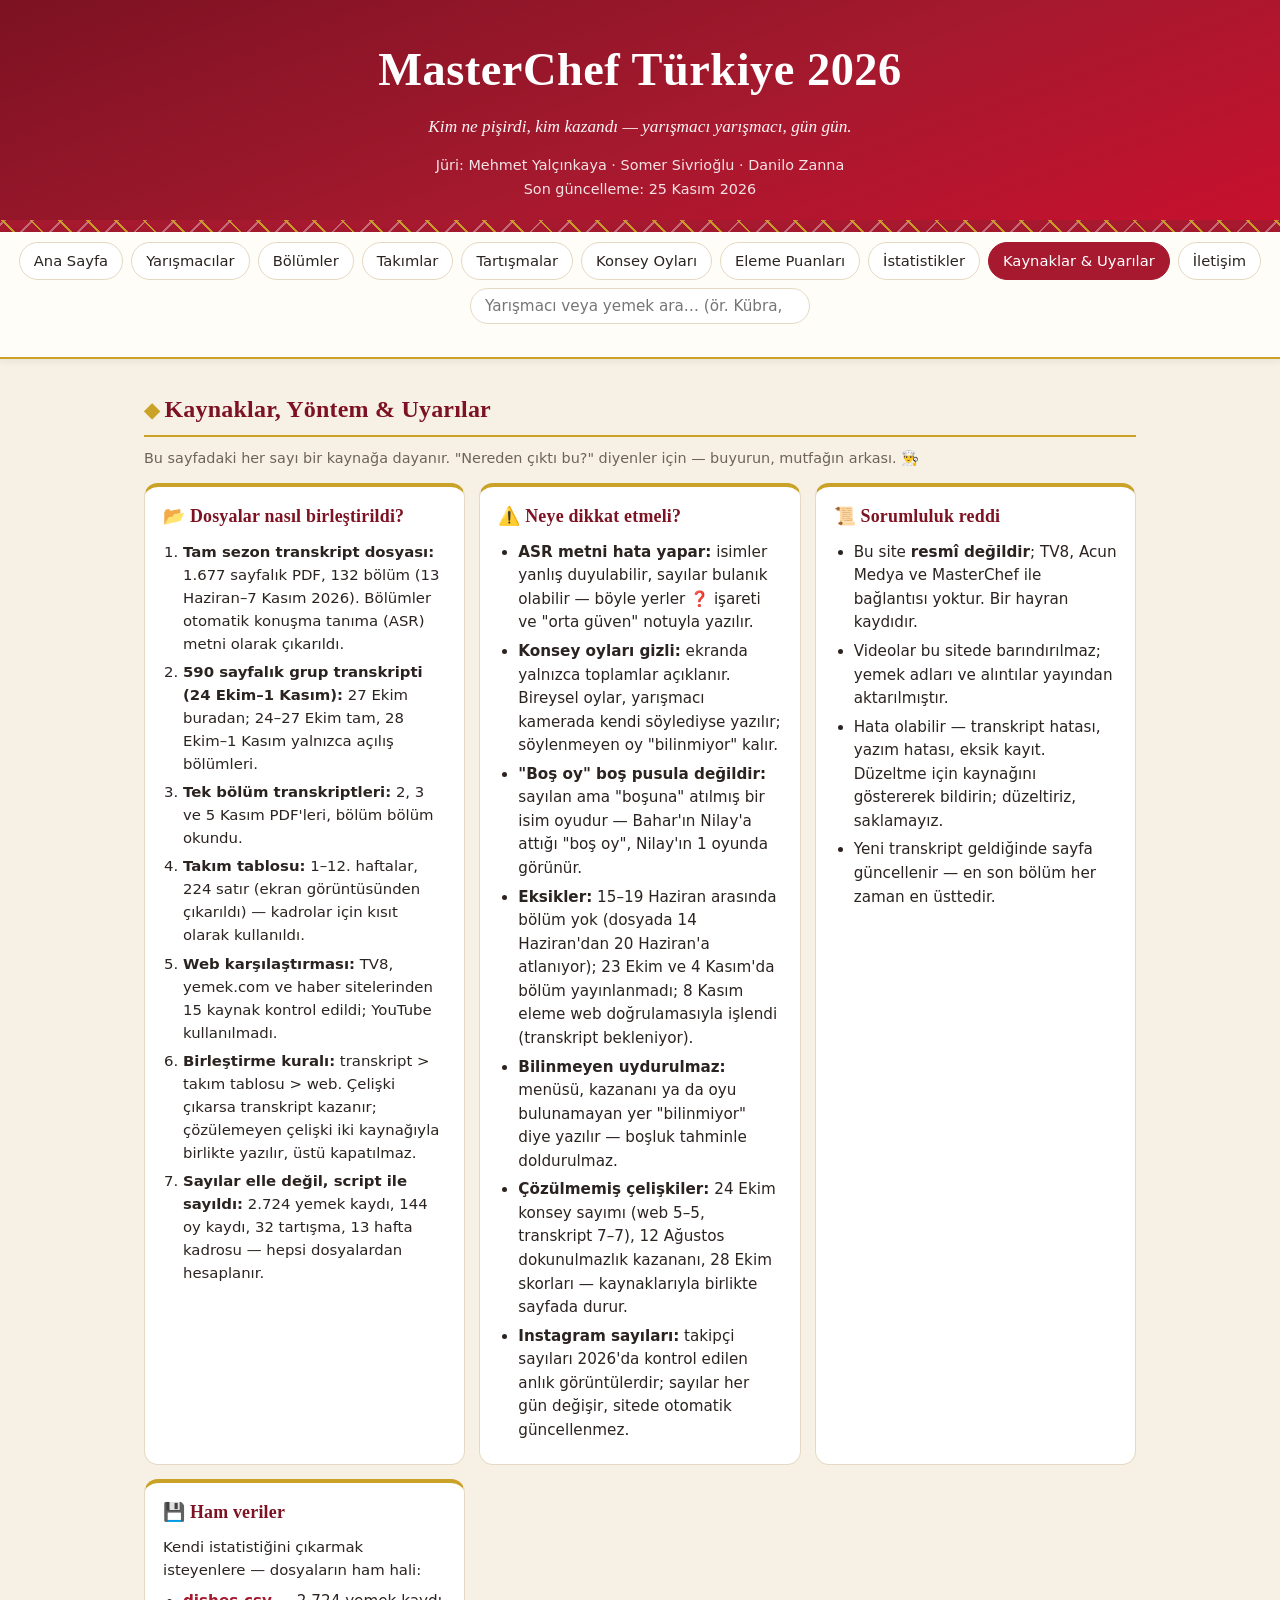
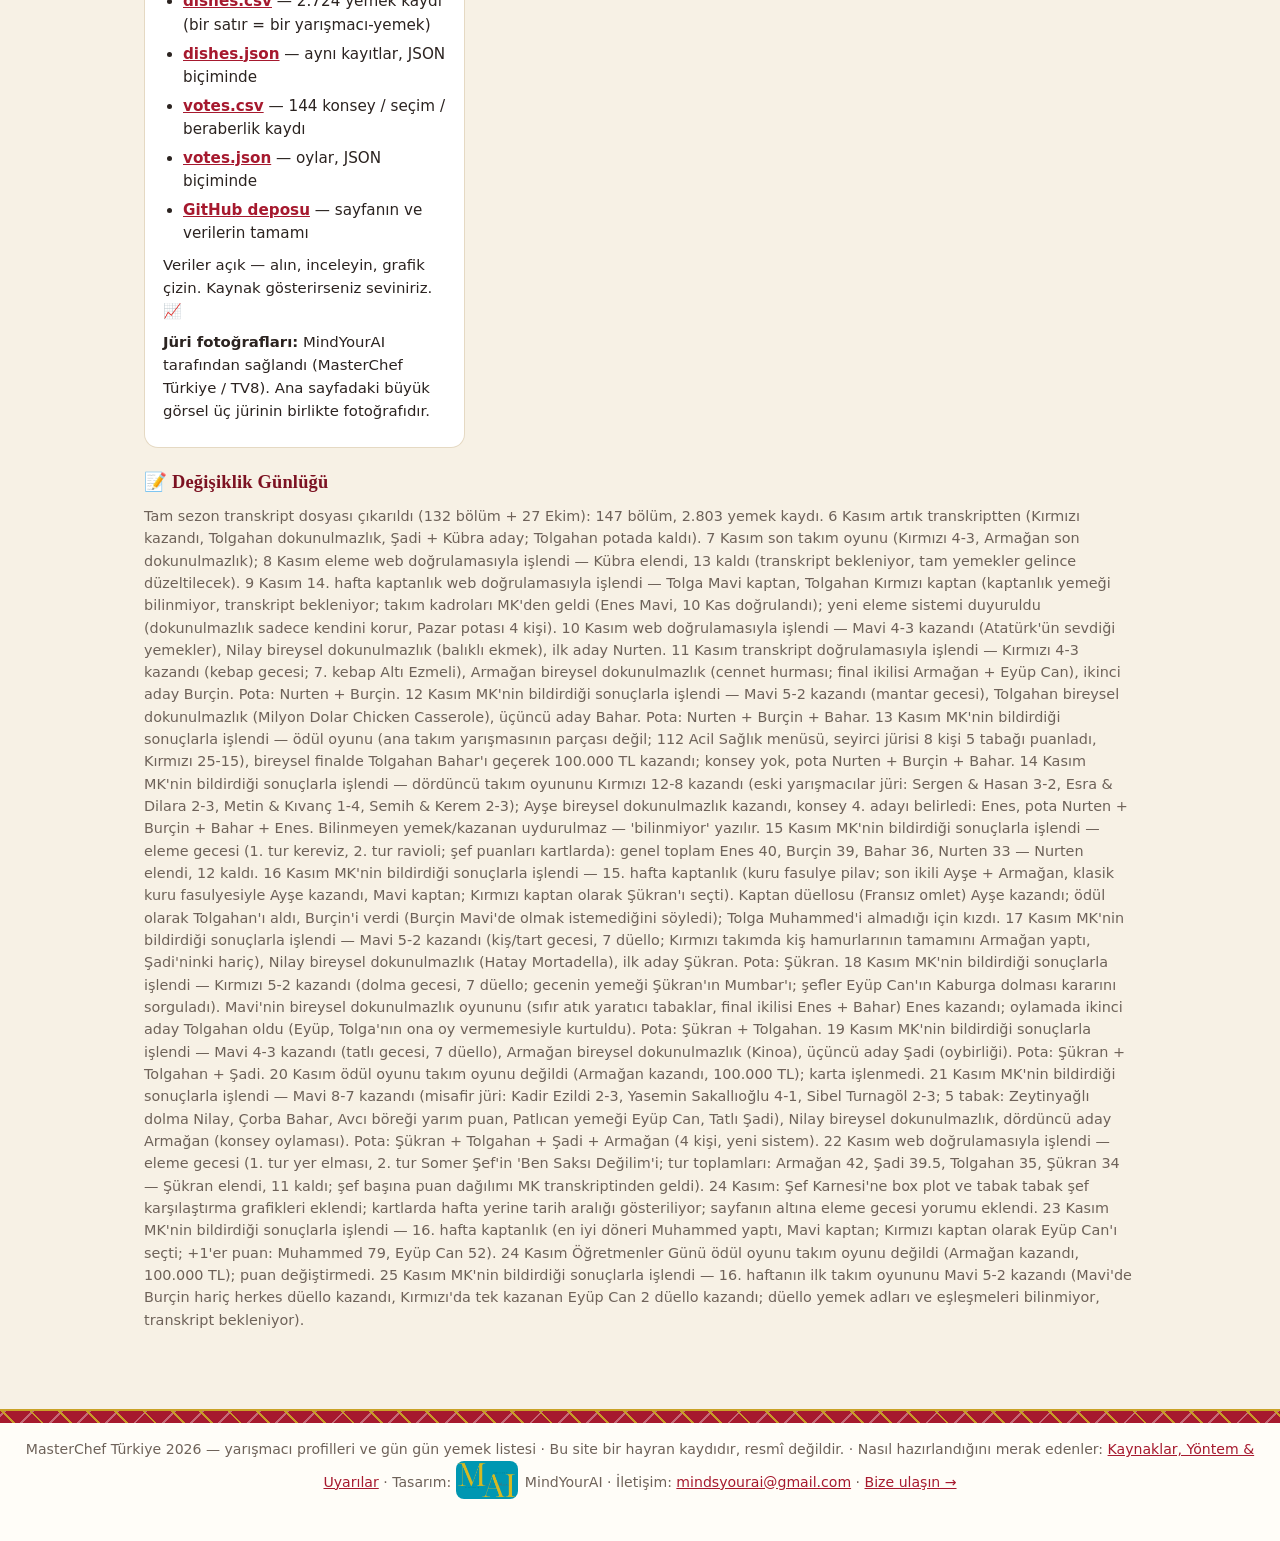
<file: kaynaklar.html>
<!DOCTYPE html>
<html lang="tr">
<head>
<meta charset="UTF-8">
<meta name="viewport" content="width=device-width, initial-scale=1.0">
<title>Kaynaklar, Yöntem &amp; Uyarılar — MasterChef Türkiye 2026</title>
<meta name="description" content="MasterChef Türkiye 2026 sitesi nasıl hazırlandı: transkript dosyaları, birleştirme yöntemi, sınırlar ve ham veriler.">
<link rel="icon" type="image/png" href="images/mindyourai-logo.png">
<link rel="stylesheet" href="styles.css">
</head>
<body>
<header class="hero">
  <h1>MasterChef Türkiye 2026</h1>
  <p class="tagline">Kim ne pişirdi, kim kazandı — yarışmacı yarışmacı, gün gün.</p>
  <p class="meta">Jüri: Mehmet Yalçınkaya · Somer Sivrioğlu · Danilo Zanna<br><span id="updated">Son güncelleme: 9 Kasım 2026</span></p>
  <div class="kilim" aria-hidden="true"></div>
</header>
<nav class="sticky" aria-label="Sayfa gezinmesi">
  <a href="index.html">Ana Sayfa</a>
  <a href="yarismacilar.html">Yarışmacılar</a>
  <a href="bolumler.html">Bölümler</a>
  <a href="takimlar.html">Takımlar</a>
  <a href="tartismalar.html">Tartışmalar</a>
  <a href="konsey.html">Konsey Oyları</a>
  <a href="index.html#eleme-section">Eleme Puanları</a>
  <a href="istatistikler.html">İstatistikler</a>
  <a href="kaynaklar.html" class="active">Kaynaklar &amp; Uyarılar</a>
  <a href="index.html#iletisim">İletişim</a>
  <input type="search" id="search" placeholder="Yarışmacı veya yemek ara… (ör. Kübra, uskumru, Fesenjan)" aria-label="Yarışmacı veya yemek ara">
  <span class="search-info" id="search-info"></span>
</nav>
<main>
  <p class="no-results" id="no-results" hidden>Aradığın şey bulunamadı — ya şefler henüz tatmadı, ya da yazımı farklı. Bir de "uskumru" yazmayı dene, o hep bulunuyor. 🍽️</p>
  <section id="sources-section">
    <h2>Kaynaklar, Yöntem &amp; Uyarılar</h2>
    <p class="note">Bu sayfadaki her sayı bir kaynağa dayanır. "Nereden çıktı bu?" diyenler için — buyurun, mutfağın arkası. 👨‍🍳</p>
    <div class="sources-grid">
      <div class="source-card">
        <h3>📂 Dosyalar nasıl birleştirildi?</h3>
        <ol>
          <li><strong>Tam sezon transkript dosyası:</strong> 1.677 sayfalık PDF, 132 bölüm (13 Haziran–7 Kasım 2026). Bölümler otomatik konuşma tanıma (ASR) metni olarak çıkarıldı.</li>
          <li><strong>590 sayfalık grup transkripti (24 Ekim–1 Kasım):</strong> 27 Ekim buradan; 24–27 Ekim tam, 28 Ekim–1 Kasım yalnızca açılış bölümleri.</li>
          <li><strong>Tek bölüm transkriptleri:</strong> 2, 3 ve 5 Kasım PDF'leri, bölüm bölüm okundu.</li>
          <li><strong>Takım tablosu:</strong> 1–12. haftalar, 224 satır (ekran görüntüsünden çıkarıldı) — kadrolar için kısıt olarak kullanıldı.</li>
          <li><strong>Web karşılaştırması:</strong> TV8, yemek.com ve haber sitelerinden 15 kaynak kontrol edildi; YouTube kullanılmadı.</li>
          <li><strong>Birleştirme kuralı:</strong> transkript &gt; takım tablosu &gt; web. Çelişki çıkarsa transkript kazanır; çözülemeyen çelişki iki kaynağıyla birlikte yazılır, üstü kapatılmaz.</li>
          <li><strong>Sayılar elle değil, script ile sayıldı:</strong> 2.724 yemek kaydı, 144 oy kaydı, 32 tartışma, 13 hafta kadrosu — hepsi dosyalardan hesaplanır.</li>
        </ol>
      </div>
      <div class="source-card">
        <h3>⚠️ Neye dikkat etmeli?</h3>
        <ul>
          <li><strong>ASR metni hata yapar:</strong> isimler yanlış duyulabilir, sayılar bulanık olabilir — böyle yerler ❓ işareti ve "orta güven" notuyla yazılır.</li>
          <li><strong>Konsey oyları gizli:</strong> ekranda yalnızca toplamlar açıklanır. Bireysel oylar, yarışmacı kamerada kendi söylediyse yazılır; söylenmeyen oy "bilinmiyor" kalır.</li>
          <li><strong>"Boş oy" boş pusula değildir:</strong> sayılan ama "boşuna" atılmış bir isim oyudur — Bahar'ın Nilay'a attığı "boş oy", Nilay'ın 1 oyunda görünür.</li>
          <li><strong>Eksikler:</strong> 15–19 Haziran arasında bölüm yok (dosyada 14 Haziran'dan 20 Haziran'a atlanıyor); 23 Ekim ve 4 Kasım'da bölüm yayınlanmadı; 8 Kasım eleme web doğrulamasıyla işlendi (transkript bekleniyor).</li>
          <li><strong>Bilinmeyen uydurulmaz:</strong> menüsü, kazananı ya da oyu bulunamayan yer "bilinmiyor" diye yazılır — boşluk tahminle doldurulmaz.</li>
          <li><strong>Çözülmemiş çelişkiler:</strong> 24 Ekim konsey sayımı (web 5–5, transkript 7–7), 12 Ağustos dokunulmazlık kazananı, 28 Ekim skorları — kaynaklarıyla birlikte sayfada durur.</li>
          <li><strong>Instagram sayıları:</strong> takipçi sayıları 2026'da kontrol edilen anlık görüntülerdir; sayılar her gün değişir, sitede otomatik güncellenmez.</li>
        </ul>
      </div>
      <div class="source-card">
        <h3>📜 Sorumluluk reddi</h3>
        <ul>
          <li>Bu site <strong>resmî değildir</strong>; TV8, Acun Medya ve MasterChef ile bağlantısı yoktur. Bir hayran kaydıdır.</li>
          <li>Videolar bu sitede barındırılmaz; yemek adları ve alıntılar yayından aktarılmıştır.</li>
          <li>Hata olabilir — transkript hatası, yazım hatası, eksik kayıt. Düzeltme için kaynağını göstererek bildirin; düzeltiriz, saklamayız.</li>
          <li>Yeni transkript geldiğinde sayfa güncellenir — en son bölüm her zaman en üsttedir.</li>
        </ul>
      </div>
      <div class="source-card">
        <h3>💾 Ham veriler</h3>
        <p>Kendi istatistiğini çıkarmak isteyenlere — dosyaların ham hali:</p>
        <ul>
          <li><a href="data/dishes.csv">dishes.csv</a> — 2.724 yemek kaydı (bir satır = bir yarışmacı-yemek)</li>
          <li><a href="data/dishes.json">dishes.json</a> — aynı kayıtlar, JSON biçiminde</li>
          <li><a href="data/votes.csv">votes.csv</a> — 144 konsey / seçim / beraberlik kaydı</li>
          <li><a href="data/votes.json">votes.json</a> — oylar, JSON biçiminde</li>
          <li><a href="https://github.com/mindsyourai/masterchefturkiye">GitHub deposu</a> — sayfanın ve verilerin tamamı</li>
        </ul>
        <p>Veriler açık — alın, inceleyin, grafik çizin. Kaynak gösterirseniz seviniriz. 📈</p>
        <p><strong>Jüri fotoğrafları:</strong> MindYourAI tarafından sağlandı (MasterChef Türkiye / TV8). Ana sayfadaki büyük görsel üç jürinin birlikte fotoğrafıdır.</p>
      </div>
    </div>
    <h3>📝 Değişiklik Günlüğü</h3>
    <p class="note" id="site-note"></p>
  </section>
</main>
<footer>
  <div class="kilim" aria-hidden="true"></div>
  <p>MasterChef Türkiye 2026 — yarışmacı profilleri ve gün gün yemek listesi · Bu site bir hayran kaydıdır, resmî değildir. · Nasıl hazırlandığını merak edenler: <a href="kaynaklar.html">Kaynaklar, Yöntem &amp; Uyarılar</a> · Tasarım: <img class="brand-logo" src="images/mindyourai-logo.png" alt="MindYourAI logosu"> MindYourAI · İletişim: <a href="mailto:mindsyourai@gmail.com">mindsyourai@gmail.com</a> · <a href="index.html#iletisim">Bize ulaşın →</a></p>
</footer>
<button type="button" id="to-top" aria-label="Yukarı çık" hidden>↑ Yukarı</button>
<script src="data.js"></script>
<script src="discussions.js"></script>
<script src="votes.js"></script>
<script src="app.js"></script>
</body>
</html>
</file>
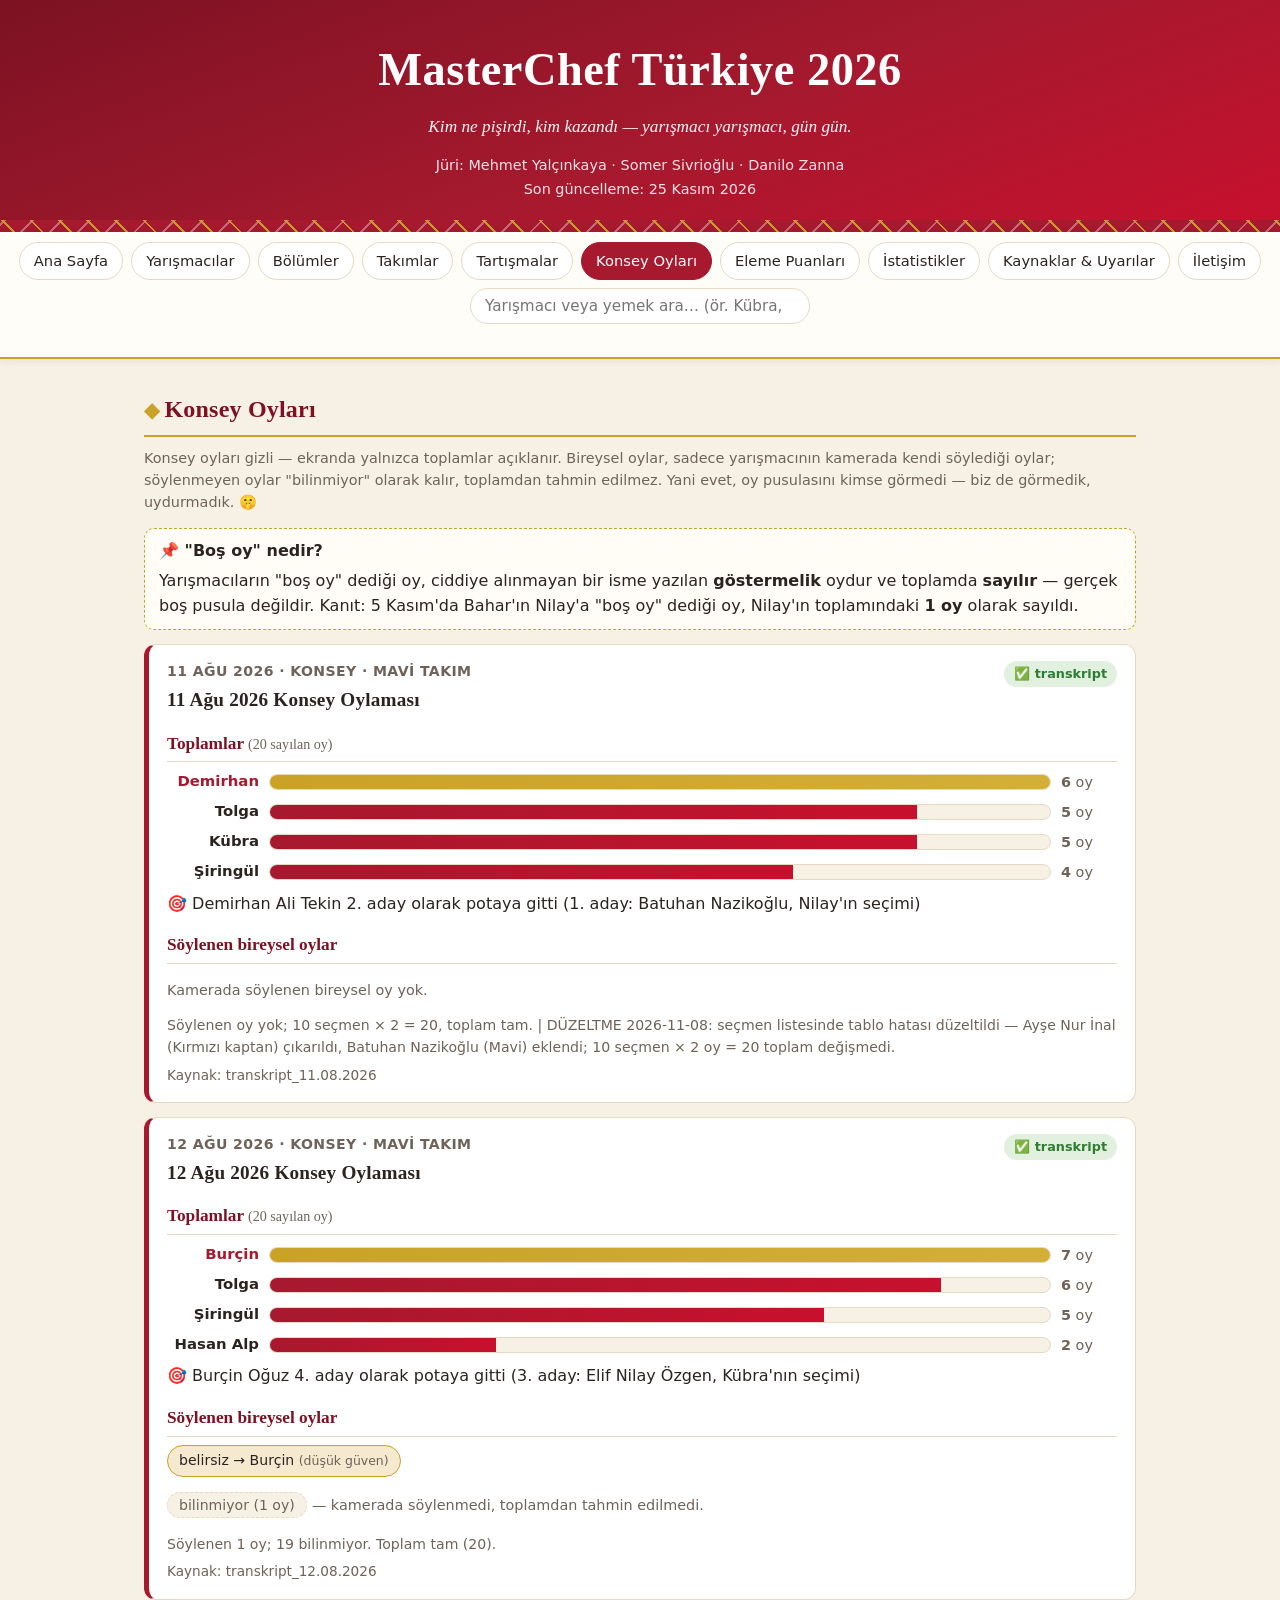
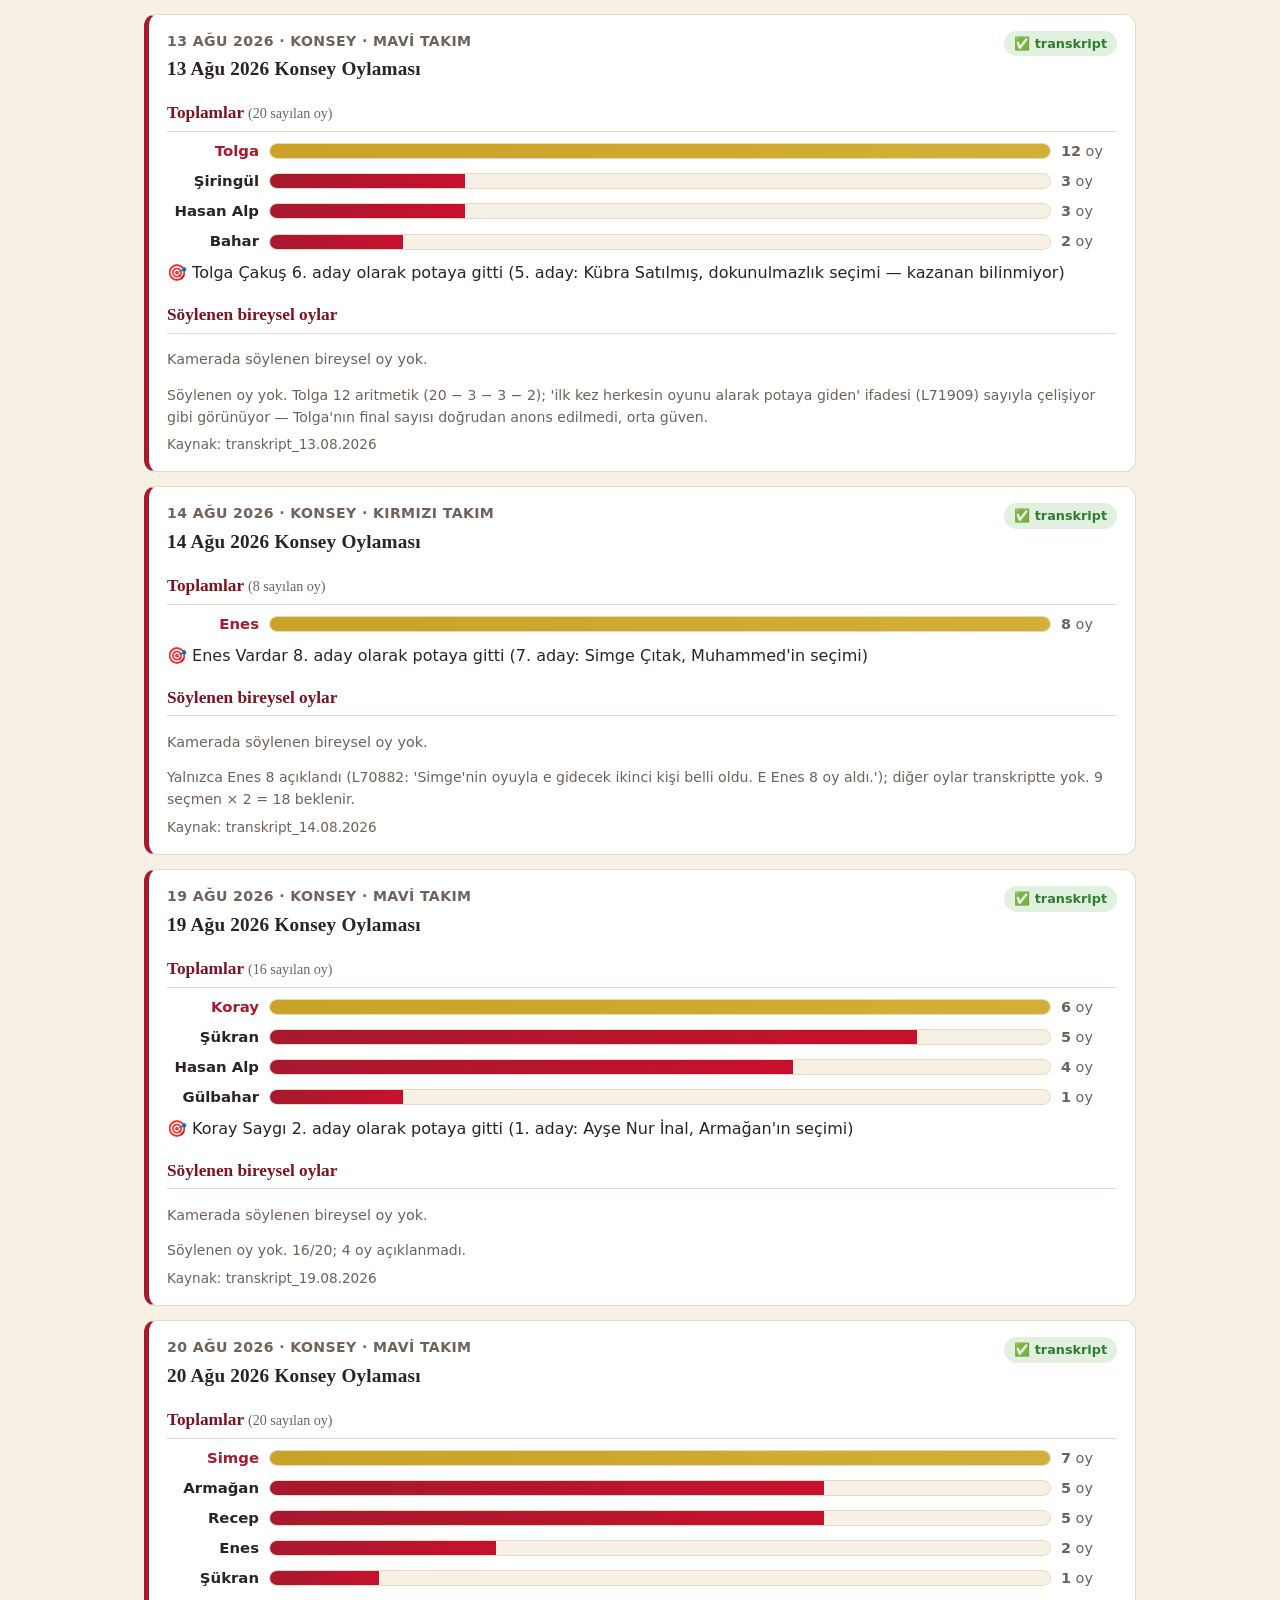
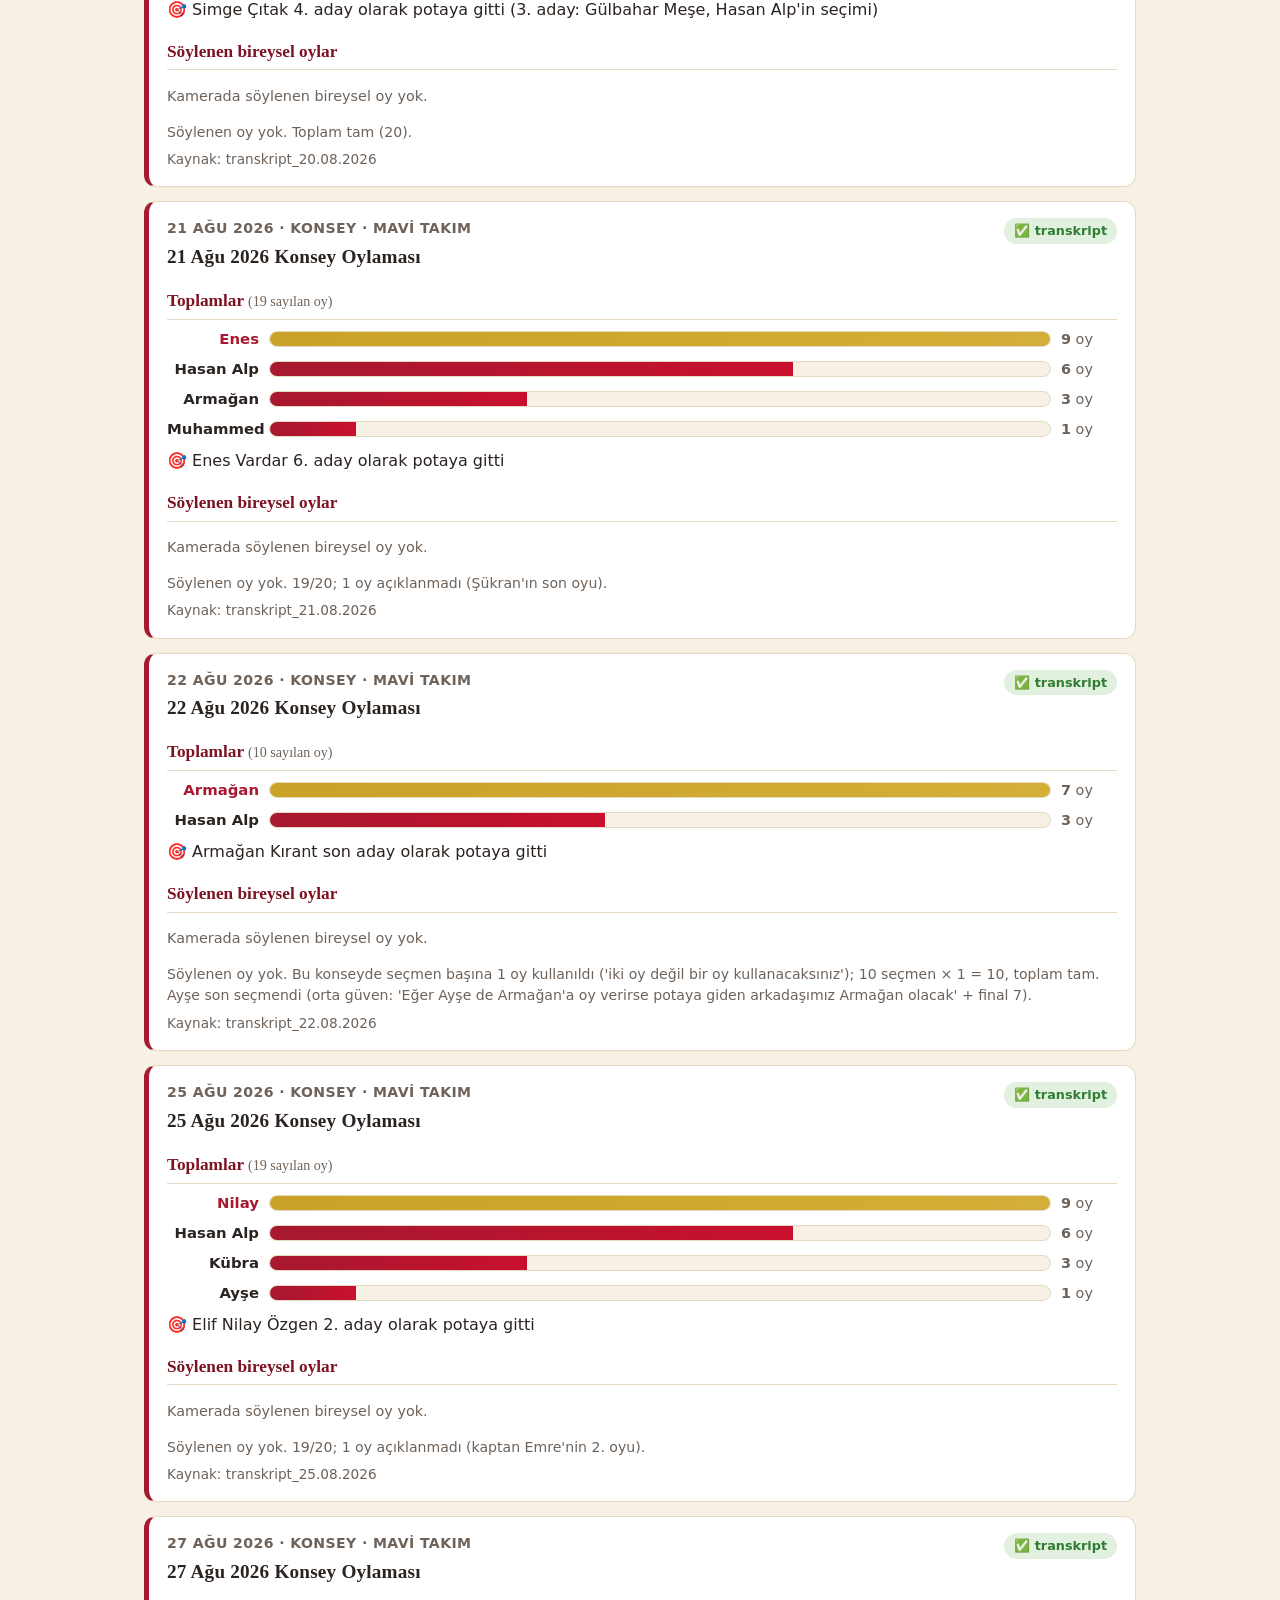
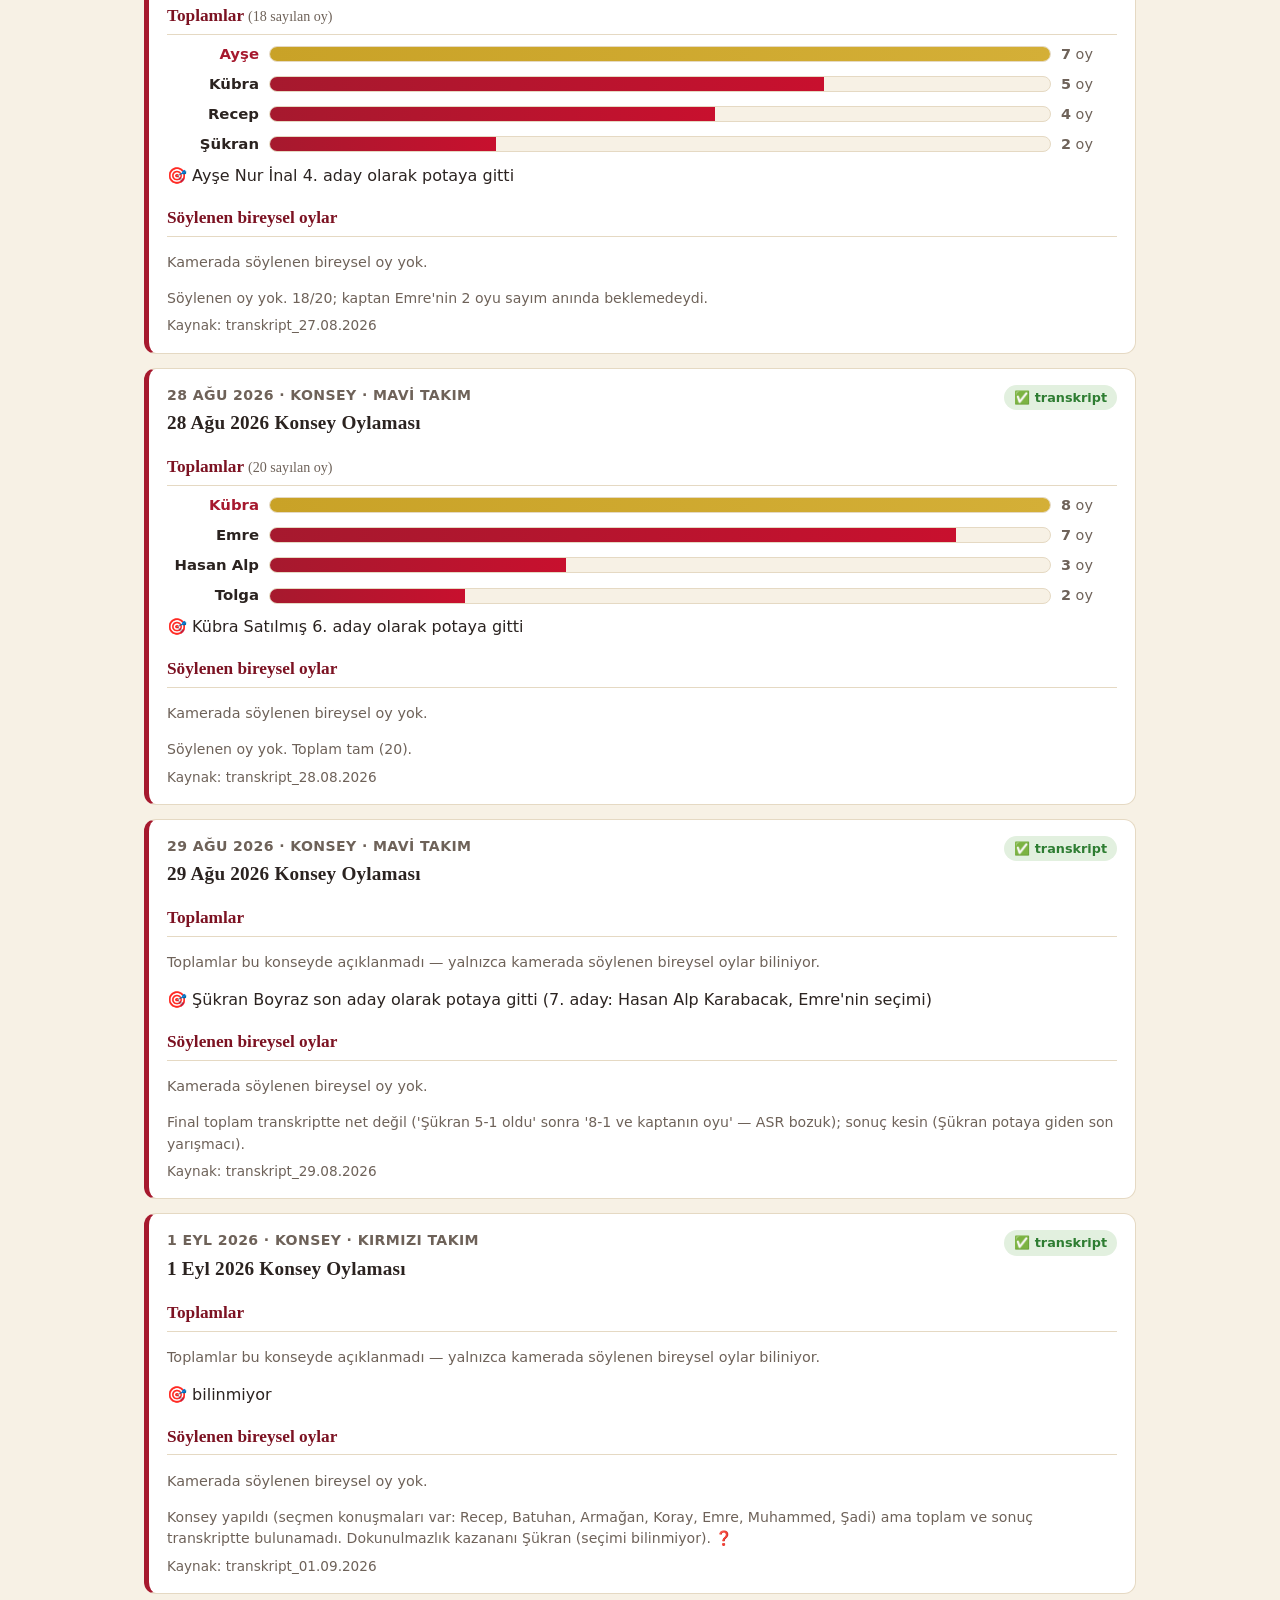
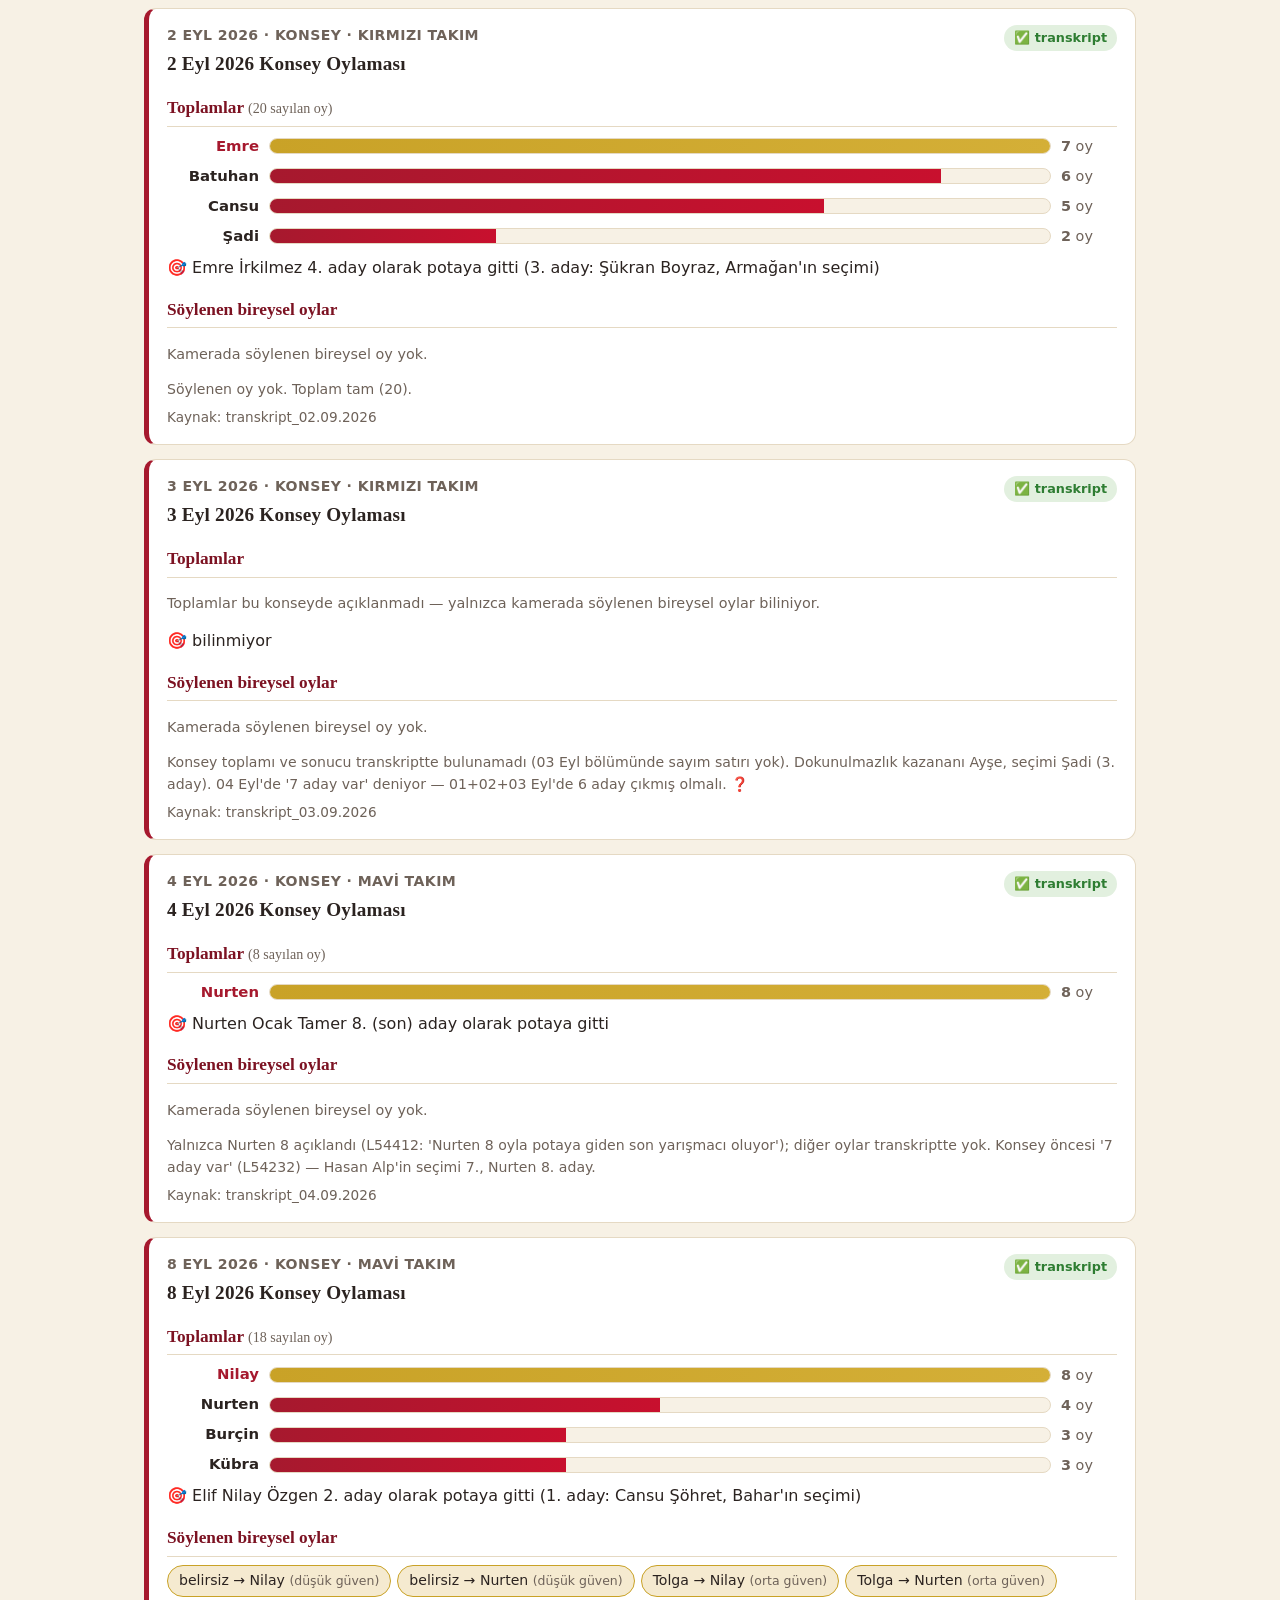
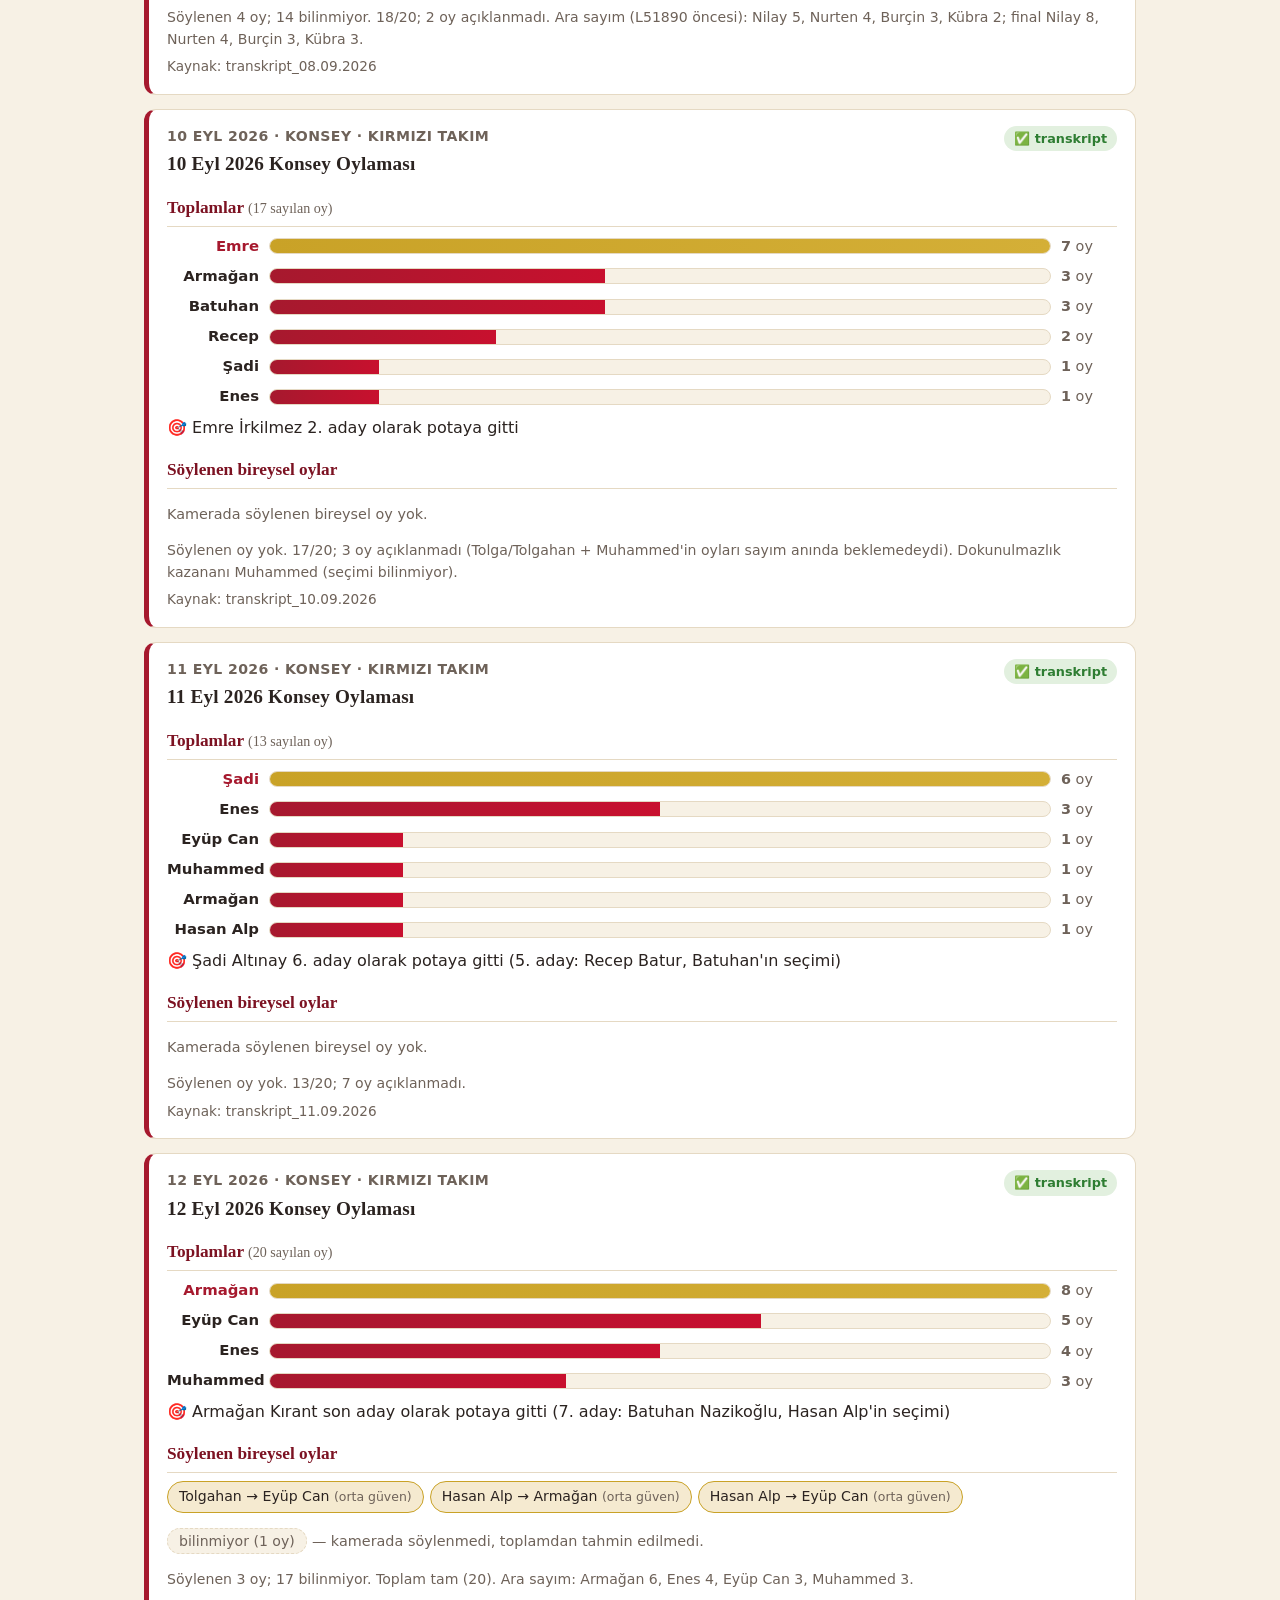
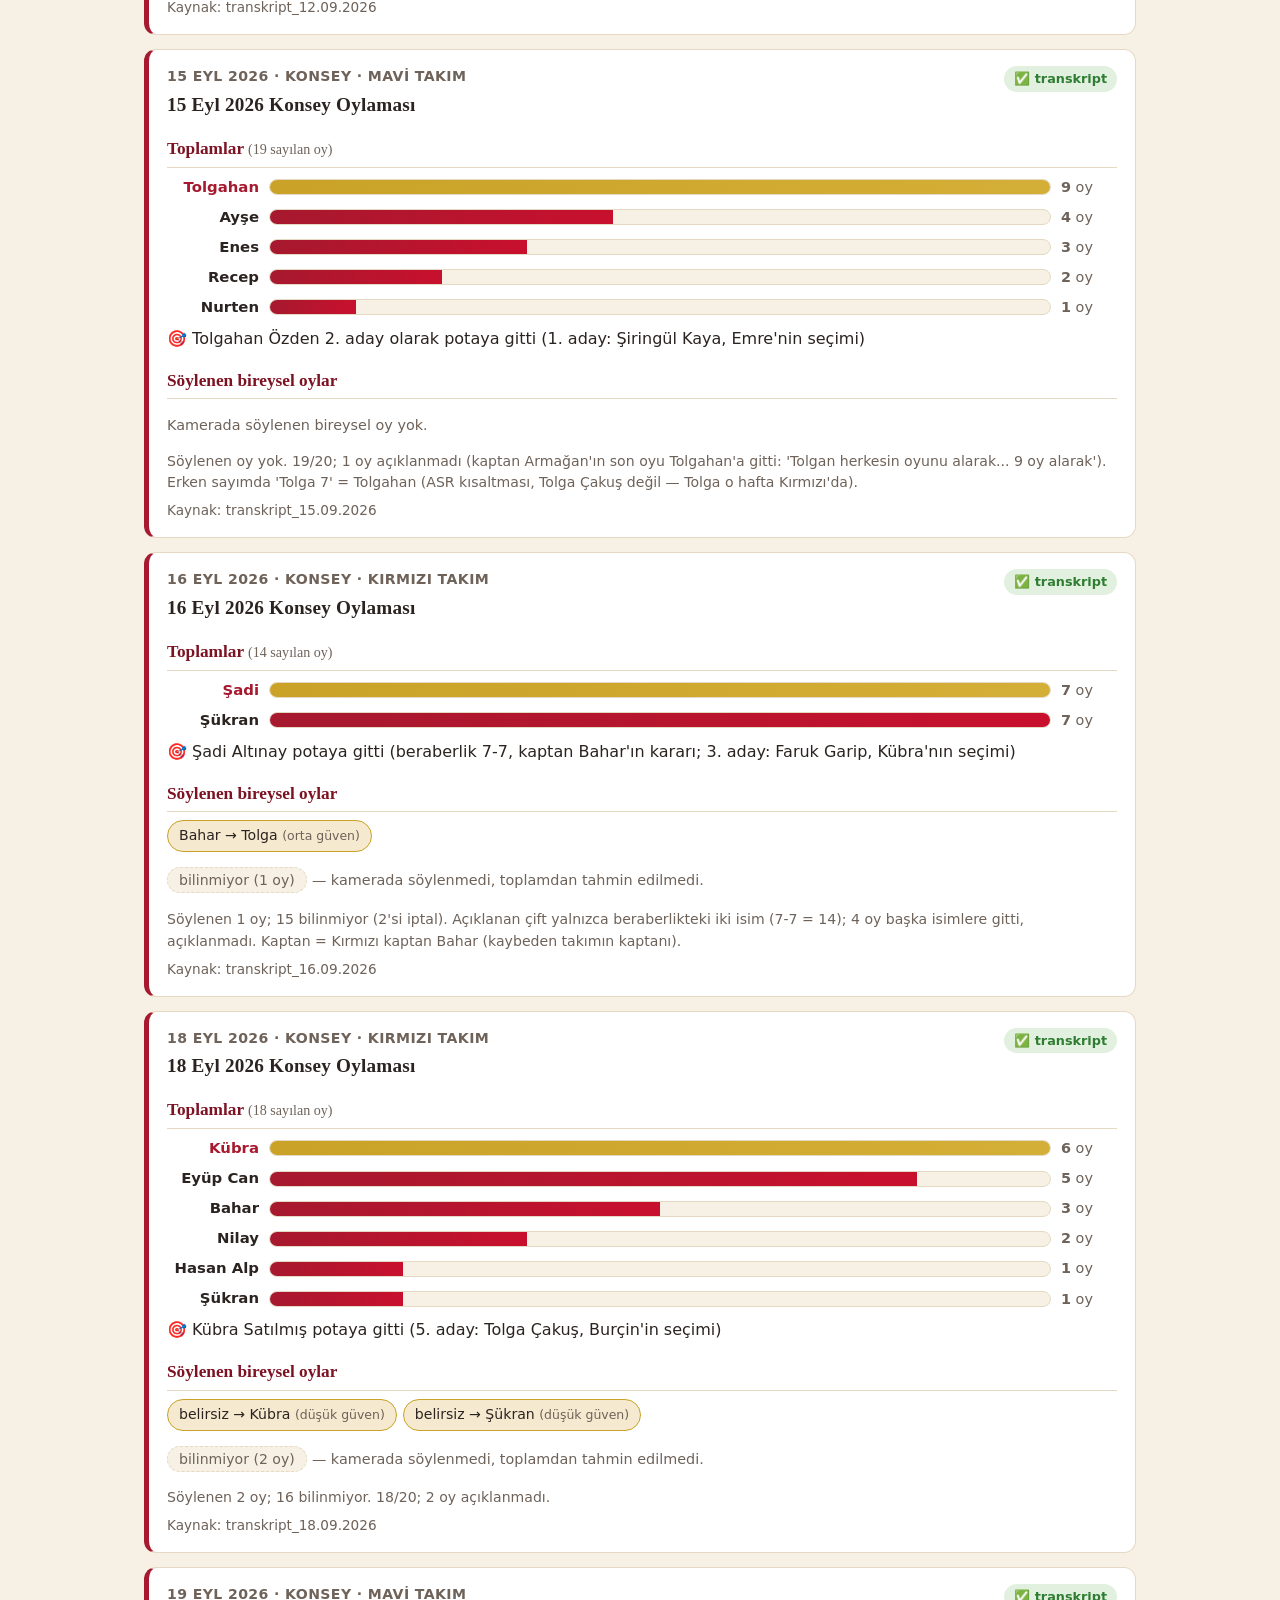
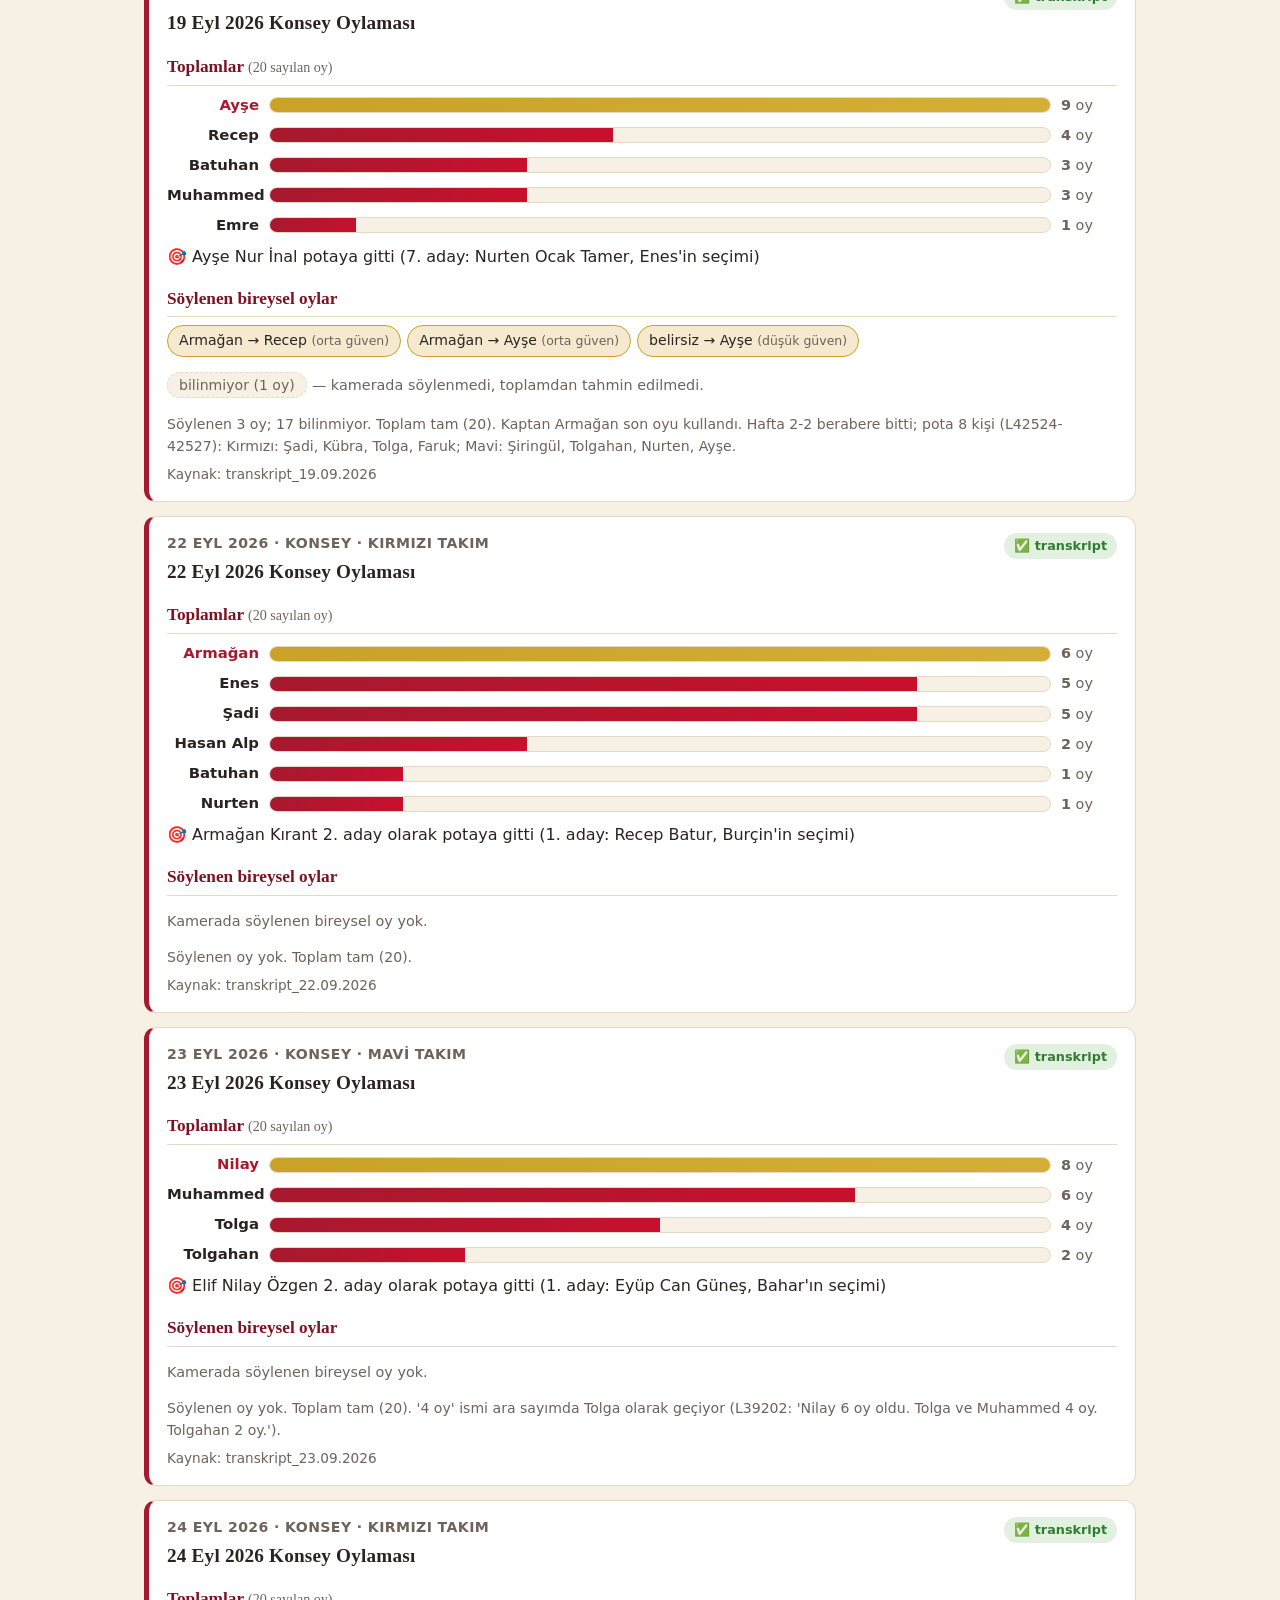
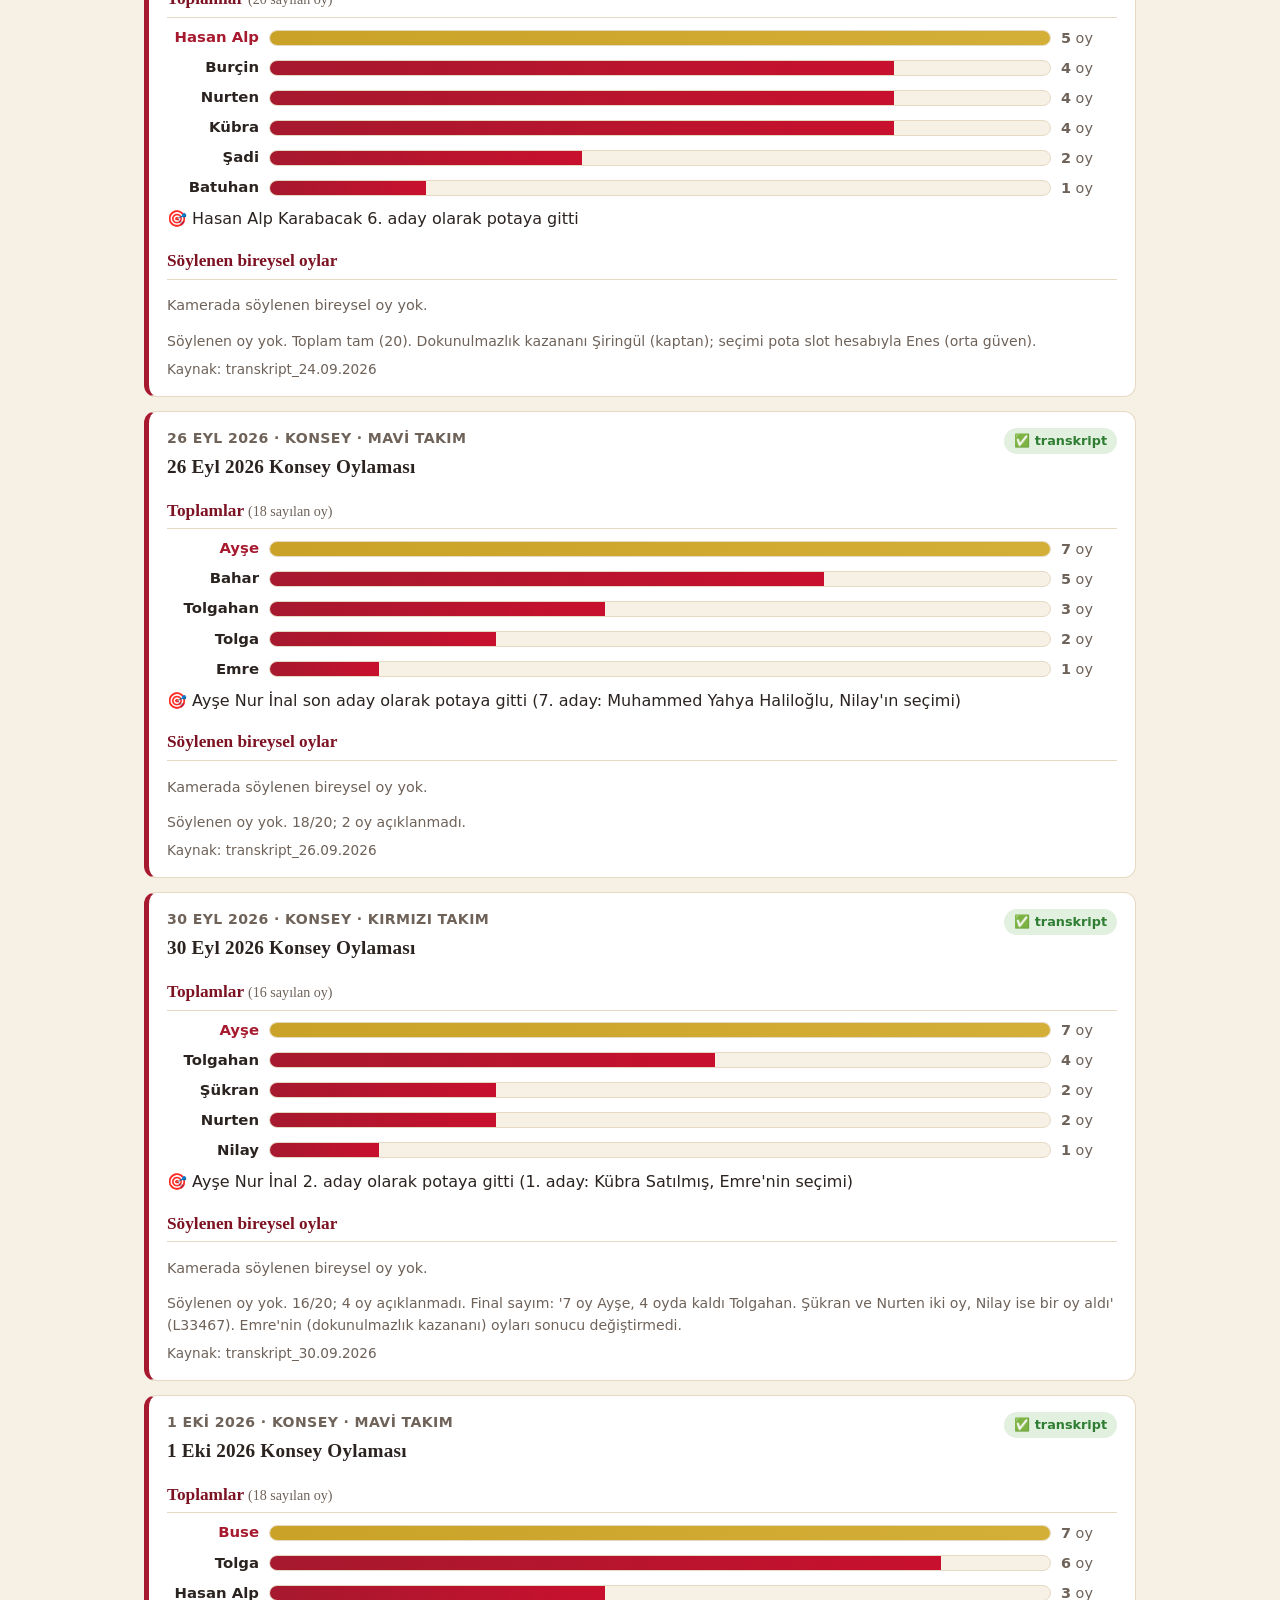
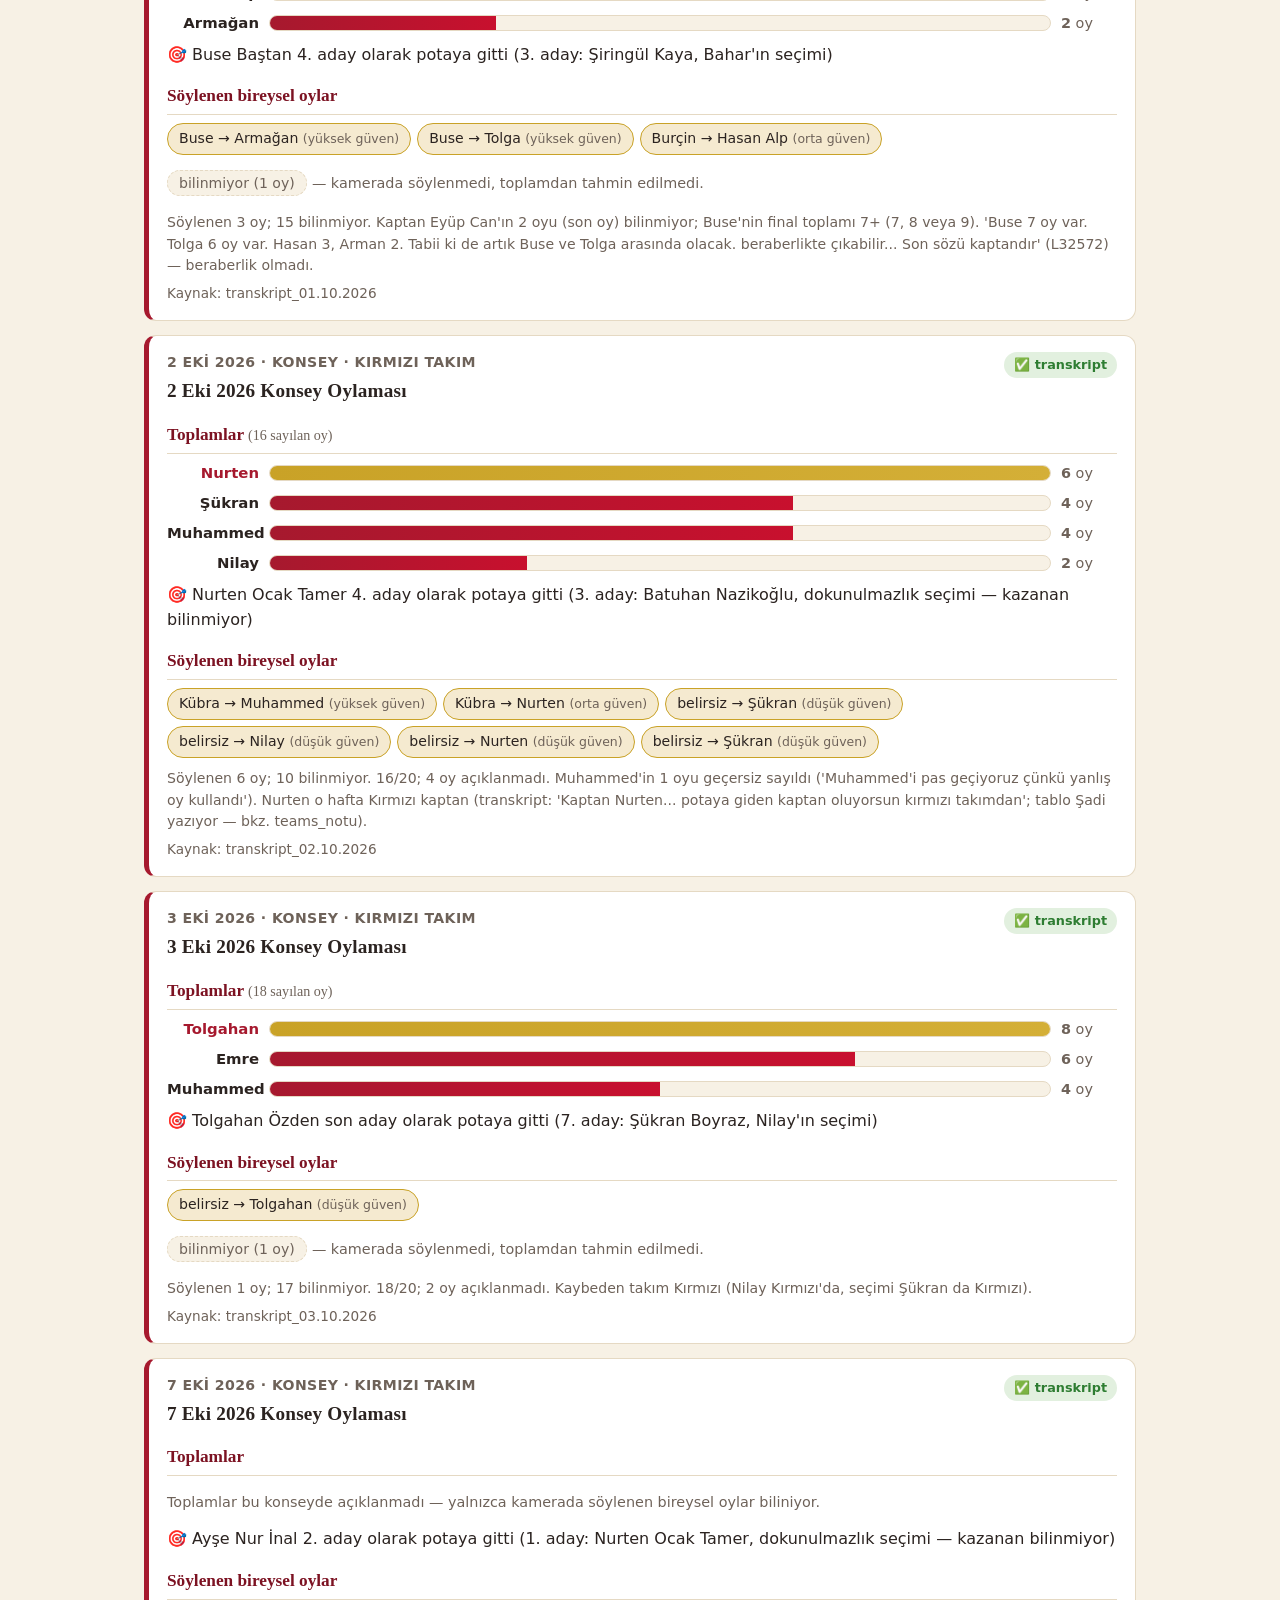
<file: konsey.html>
<!DOCTYPE html>
<html lang="tr">
<head>
<meta charset="UTF-8">
<meta name="viewport" content="width=device-width, initial-scale=1.0">
<title>Konsey Oyları — MasterChef Türkiye 2026</title>
<meta name="description" content="MasterChef Türkiye 2026 konsey oyları: açıklanan toplamlar, kamerada söylenen bireysel oylar, dokunulmazlık seçimleri.">
<link rel="icon" type="image/png" href="images/mindyourai-logo.png">
<link rel="stylesheet" href="styles.css">
</head>
<body>
<header class="hero">
  <h1>MasterChef Türkiye 2026</h1>
  <p class="tagline">Kim ne pişirdi, kim kazandı — yarışmacı yarışmacı, gün gün.</p>
  <p class="meta">Jüri: Mehmet Yalçınkaya · Somer Sivrioğlu · Danilo Zanna<br><span id="updated">Son güncelleme: 9 Kasım 2026</span></p>
  <div class="kilim" aria-hidden="true"></div>
</header>
<nav class="sticky" aria-label="Sayfa gezinmesi">
  <a href="index.html">Ana Sayfa</a>
  <a href="yarismacilar.html">Yarışmacılar</a>
  <a href="bolumler.html">Bölümler</a>
  <a href="takimlar.html">Takımlar</a>
  <a href="tartismalar.html">Tartışmalar</a>
  <a href="konsey.html" class="active">Konsey Oyları</a>
  <a href="index.html#eleme-section">Eleme Puanları</a>
  <a href="istatistikler.html">İstatistikler</a>
  <a href="kaynaklar.html">Kaynaklar &amp; Uyarılar</a>
  <a href="index.html#iletisim">İletişim</a>
  <input type="search" id="search" placeholder="Yarışmacı veya yemek ara… (ör. Kübra, uskumru, Fesenjan)" aria-label="Yarışmacı veya yemek ara">
  <span class="search-info" id="search-info"></span>
</nav>
<main>
  <p class="no-results" id="no-results" hidden>Aradığın şey bulunamadı — ya şefler henüz tatmadı, ya da yazımı farklı. Bir de "uskumru" yazmayı dene, o hep bulunuyor. 🍽️</p>
  <section id="votes-section">
    <h2>Konsey Oyları</h2>
    <p class="note">Konsey oyları gizli — ekranda yalnızca toplamlar açıklanır. Bireysel oylar, sadece yarışmacının kamerada kendi söylediği oylar; söylenmeyen oylar "bilinmiyor" olarak kalır, toplamdan tahmin edilmez. Yani evet, oy pusulasını kimse görmedi — biz de görmedik, uydurmadık. 🤫</p>
    <div id="votes"></div>
  </section>
</main>
<footer>
  <div class="kilim" aria-hidden="true"></div>
  <p>MasterChef Türkiye 2026 — yarışmacı profilleri ve gün gün yemek listesi · Bu site bir hayran kaydıdır, resmî değildir. · Nasıl hazırlandığını merak edenler: <a href="kaynaklar.html">Kaynaklar, Yöntem &amp; Uyarılar</a> · Tasarım: <img class="brand-logo" src="images/mindyourai-logo.png" alt="MindYourAI logosu"> MindYourAI · İletişim: <a href="mailto:mindsyourai@gmail.com">mindsyourai@gmail.com</a> · <a href="index.html#iletisim">Bize ulaşın →</a></p>
</footer>
<button type="button" id="to-top" aria-label="Yukarı çık" hidden>↑ Yukarı</button>
<script src="data.js"></script>
<script src="discussions.js"></script>
<script src="votes.js"></script>
<script src="app.js"></script>
</body>
</html>
</file>
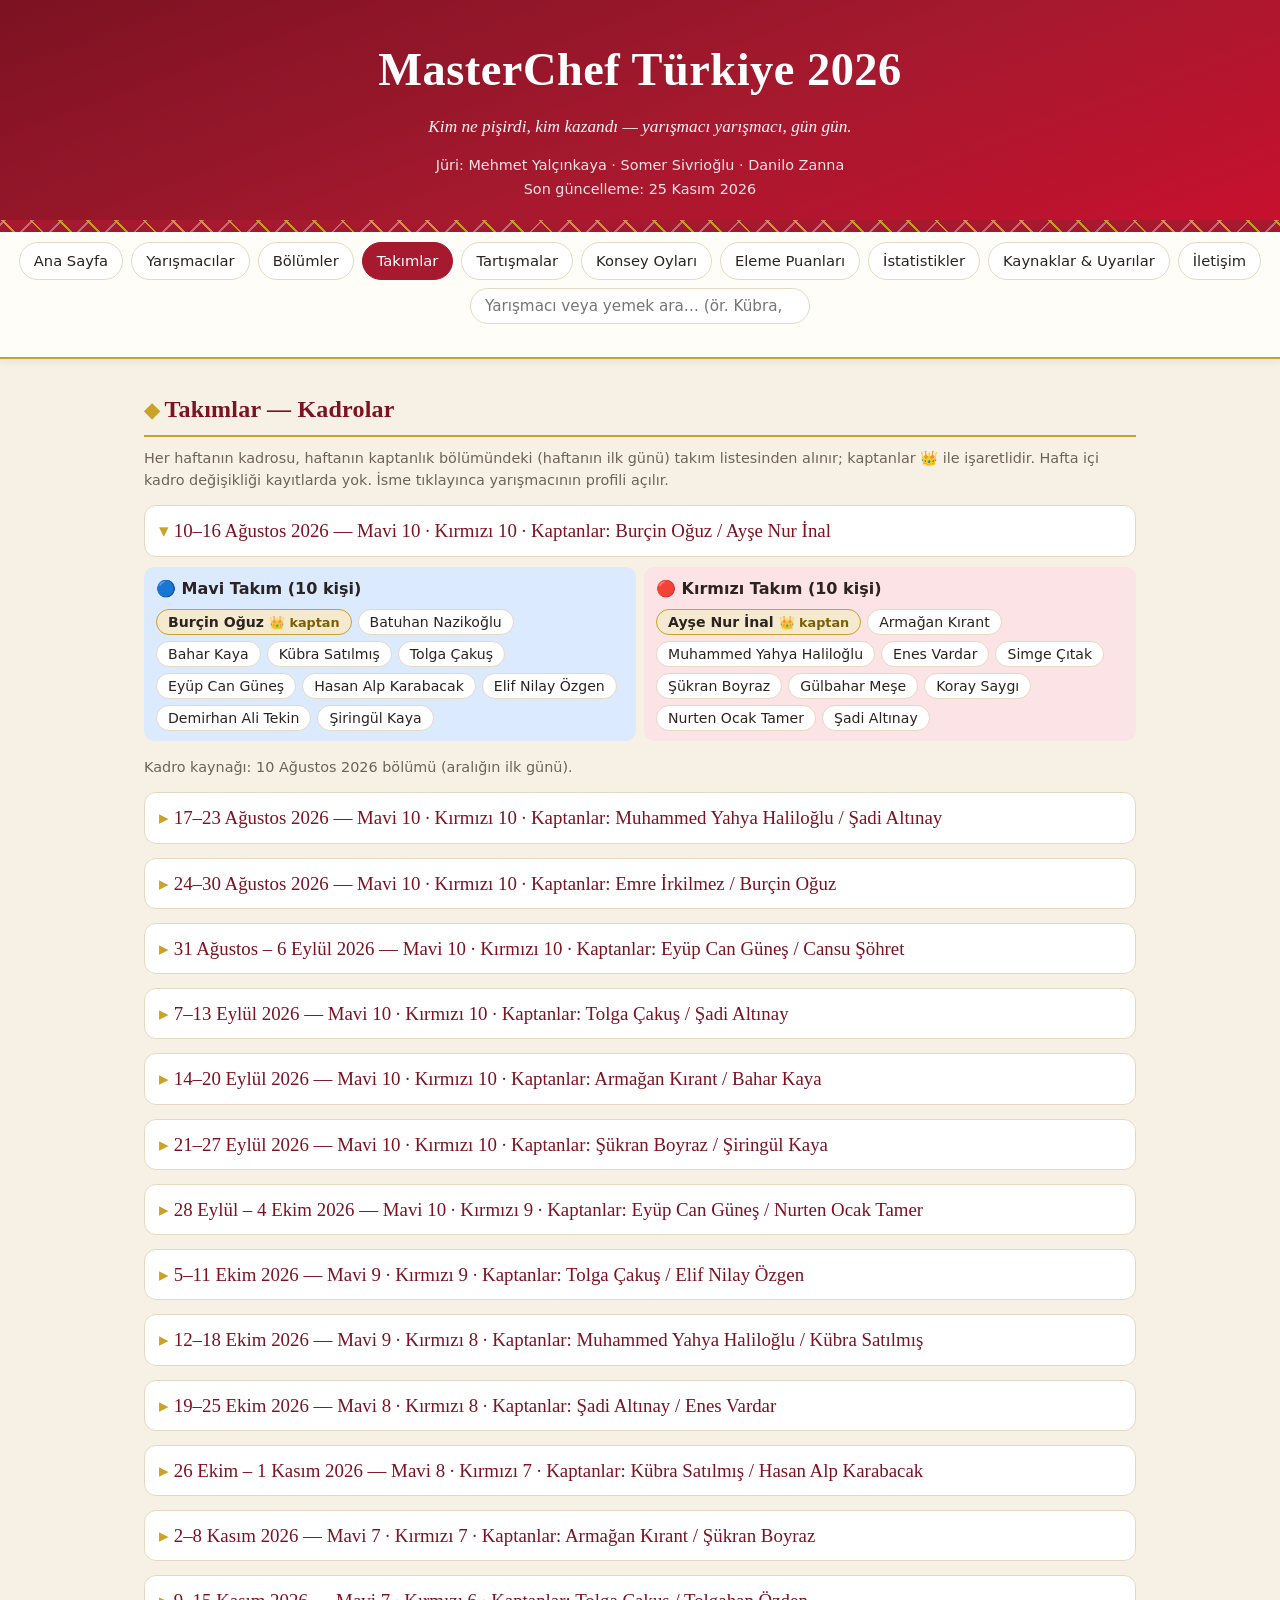
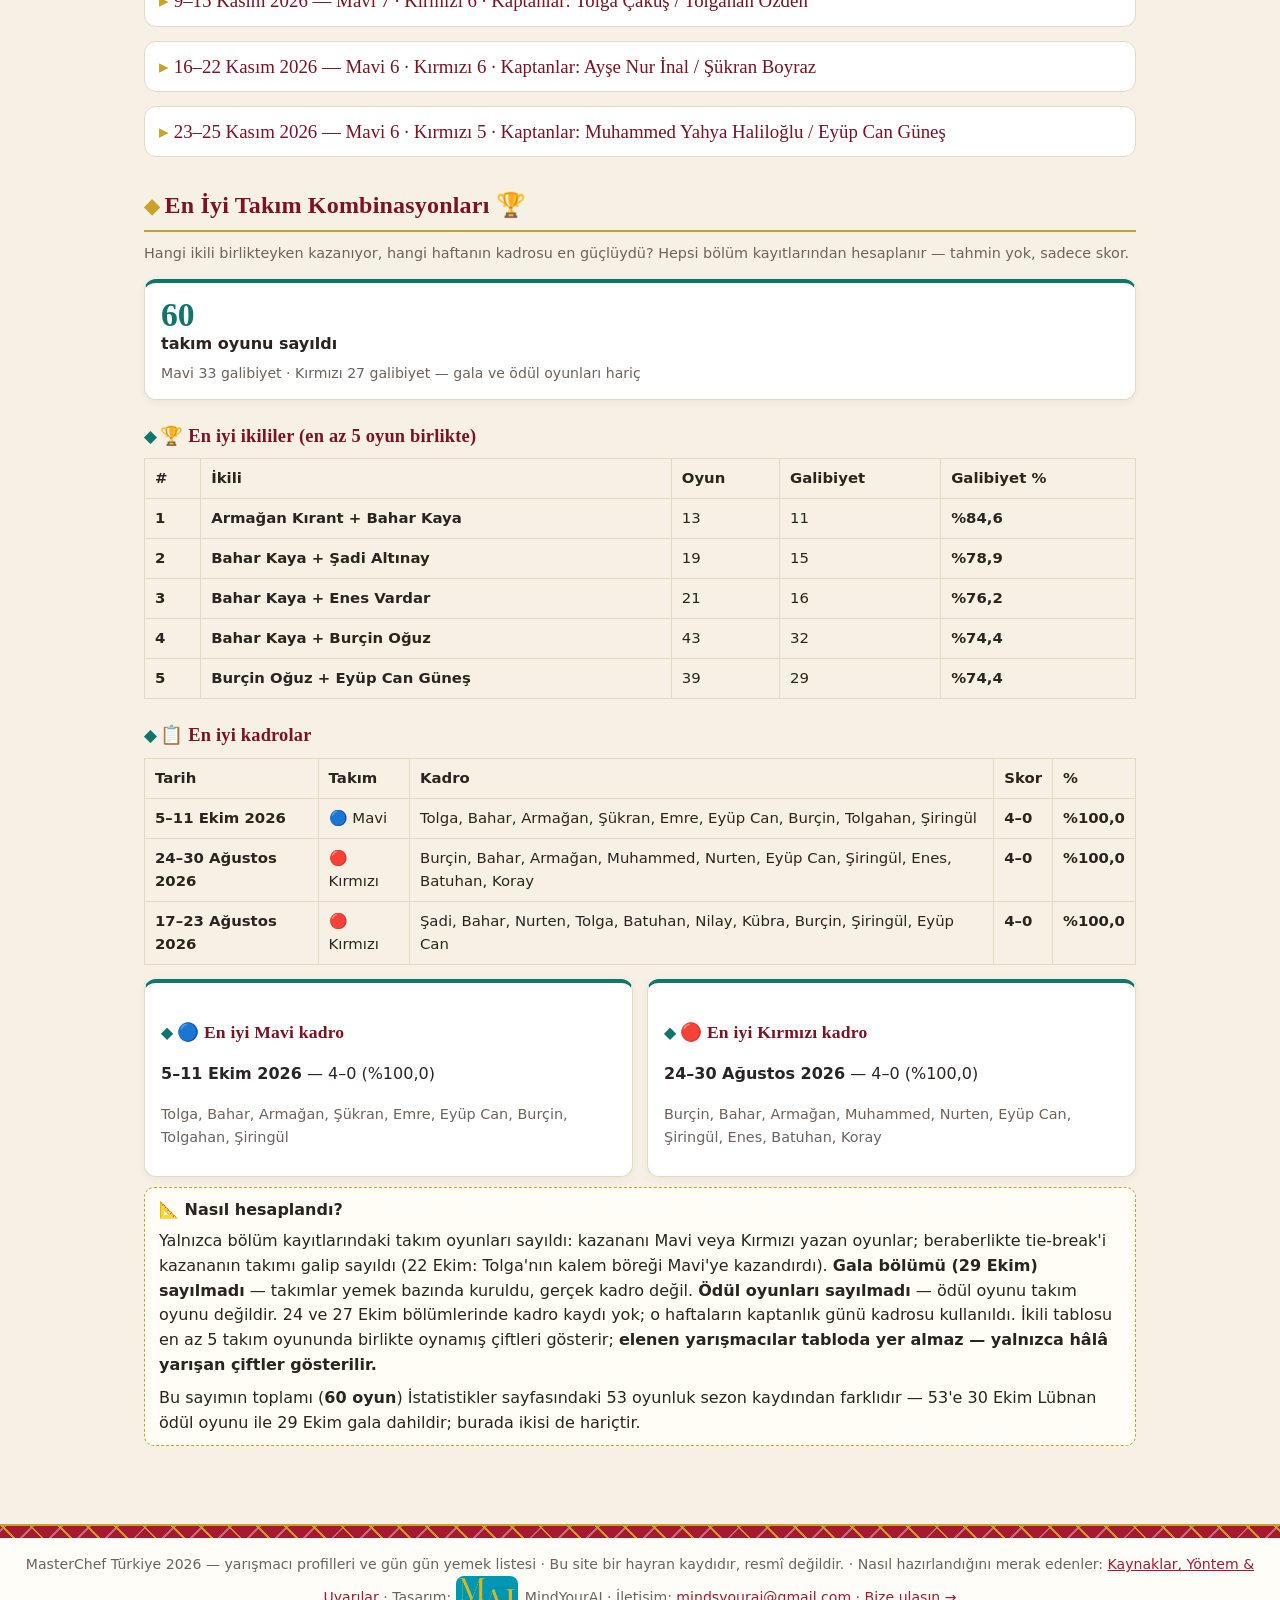
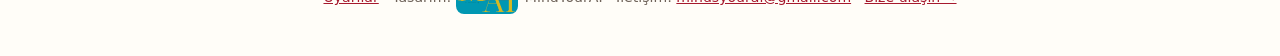
<file: takimlar.html>
<!DOCTYPE html>
<html lang="tr">
<head>
<meta charset="UTF-8">
<meta name="viewport" content="width=device-width, initial-scale=1.0">
<title>Takımlar — MasterChef Türkiye 2026</title>
<meta name="description" content="MasterChef Türkiye 2026 takımları: hafta hafta kadrolar, en iyi ikililer ve en güçlü haftalık kadrolar.">
<link rel="icon" type="image/png" href="images/mindyourai-logo.png">
<link rel="stylesheet" href="styles.css">
</head>
<body>
<header class="hero">
  <h1>MasterChef Türkiye 2026</h1>
  <p class="tagline">Kim ne pişirdi, kim kazandı — yarışmacı yarışmacı, gün gün.</p>
  <p class="meta">Jüri: Mehmet Yalçınkaya · Somer Sivrioğlu · Danilo Zanna<br><span id="updated">Son güncelleme: 9 Kasım 2026</span></p>
  <div class="kilim" aria-hidden="true"></div>
</header>
<nav class="sticky" aria-label="Sayfa gezinmesi">
  <a href="index.html">Ana Sayfa</a>
  <a href="yarismacilar.html">Yarışmacılar</a>
  <a href="bolumler.html">Bölümler</a>
  <a href="takimlar.html" class="active">Takımlar</a>
  <a href="tartismalar.html">Tartışmalar</a>
  <a href="konsey.html">Konsey Oyları</a>
  <a href="index.html#eleme-section">Eleme Puanları</a>
  <a href="istatistikler.html">İstatistikler</a>
  <a href="kaynaklar.html">Kaynaklar &amp; Uyarılar</a>
  <a href="index.html#iletisim">İletişim</a>
  <input type="search" id="search" placeholder="Yarışmacı veya yemek ara… (ör. Kübra, uskumru, Fesenjan)" aria-label="Yarışmacı veya yemek ara">
  <span class="search-info" id="search-info"></span>
</nav>
<main>
  <p class="no-results" id="no-results" hidden>Aradığın şey bulunamadı — ya şefler henüz tatmadı, ya da yazımı farklı. Bir de "uskumru" yazmayı dene, o hep bulunuyor. 🍽️</p>
  <section id="teams-section">
    <h2>Takımlar — Kadrolar</h2>
    <p class="note">Her haftanın kadrosu, haftanın kaptanlık bölümündeki (haftanın ilk günü) takım listesinden alınır; kaptanlar 👑 ile işaretlidir. Hafta içi kadro değişikliği kayıtlarda yok. İsme tıklayınca yarışmacının profili açılır. <span id="teams-info"></span></p>
    <div id="teams"></div>
  </section>

  <section id="combos-section">
    <h2>En İyi Takım Kombinasyonları 🏆</h2>
    <p class="note">Hangi ikili birlikteyken kazanıyor, hangi haftanın kadrosu en güçlüydü? Hepsi bölüm kayıtlarından hesaplanır — tahmin yok, sadece skor.</p>
    <div id="team-combos"></div>
  </section>
</main>
<footer>
  <div class="kilim" aria-hidden="true"></div>
  <p>MasterChef Türkiye 2026 — yarışmacı profilleri ve gün gün yemek listesi · Bu site bir hayran kaydıdır, resmî değildir. · Nasıl hazırlandığını merak edenler: <a href="kaynaklar.html">Kaynaklar, Yöntem &amp; Uyarılar</a> · Tasarım: <img class="brand-logo" src="images/mindyourai-logo.png" alt="MindYourAI logosu"> MindYourAI · İletişim: <a href="mailto:mindsyourai@gmail.com">mindsyourai@gmail.com</a> · <a href="index.html#iletisim">Bize ulaşın →</a></p>
</footer>
<button type="button" id="to-top" aria-label="Yukarı çık" hidden>↑ Yukarı</button>
<script src="data.js"></script>
<script src="discussions.js"></script>
<script src="votes.js"></script>
<script src="app.js"></script>
</body>
</html>
</file>
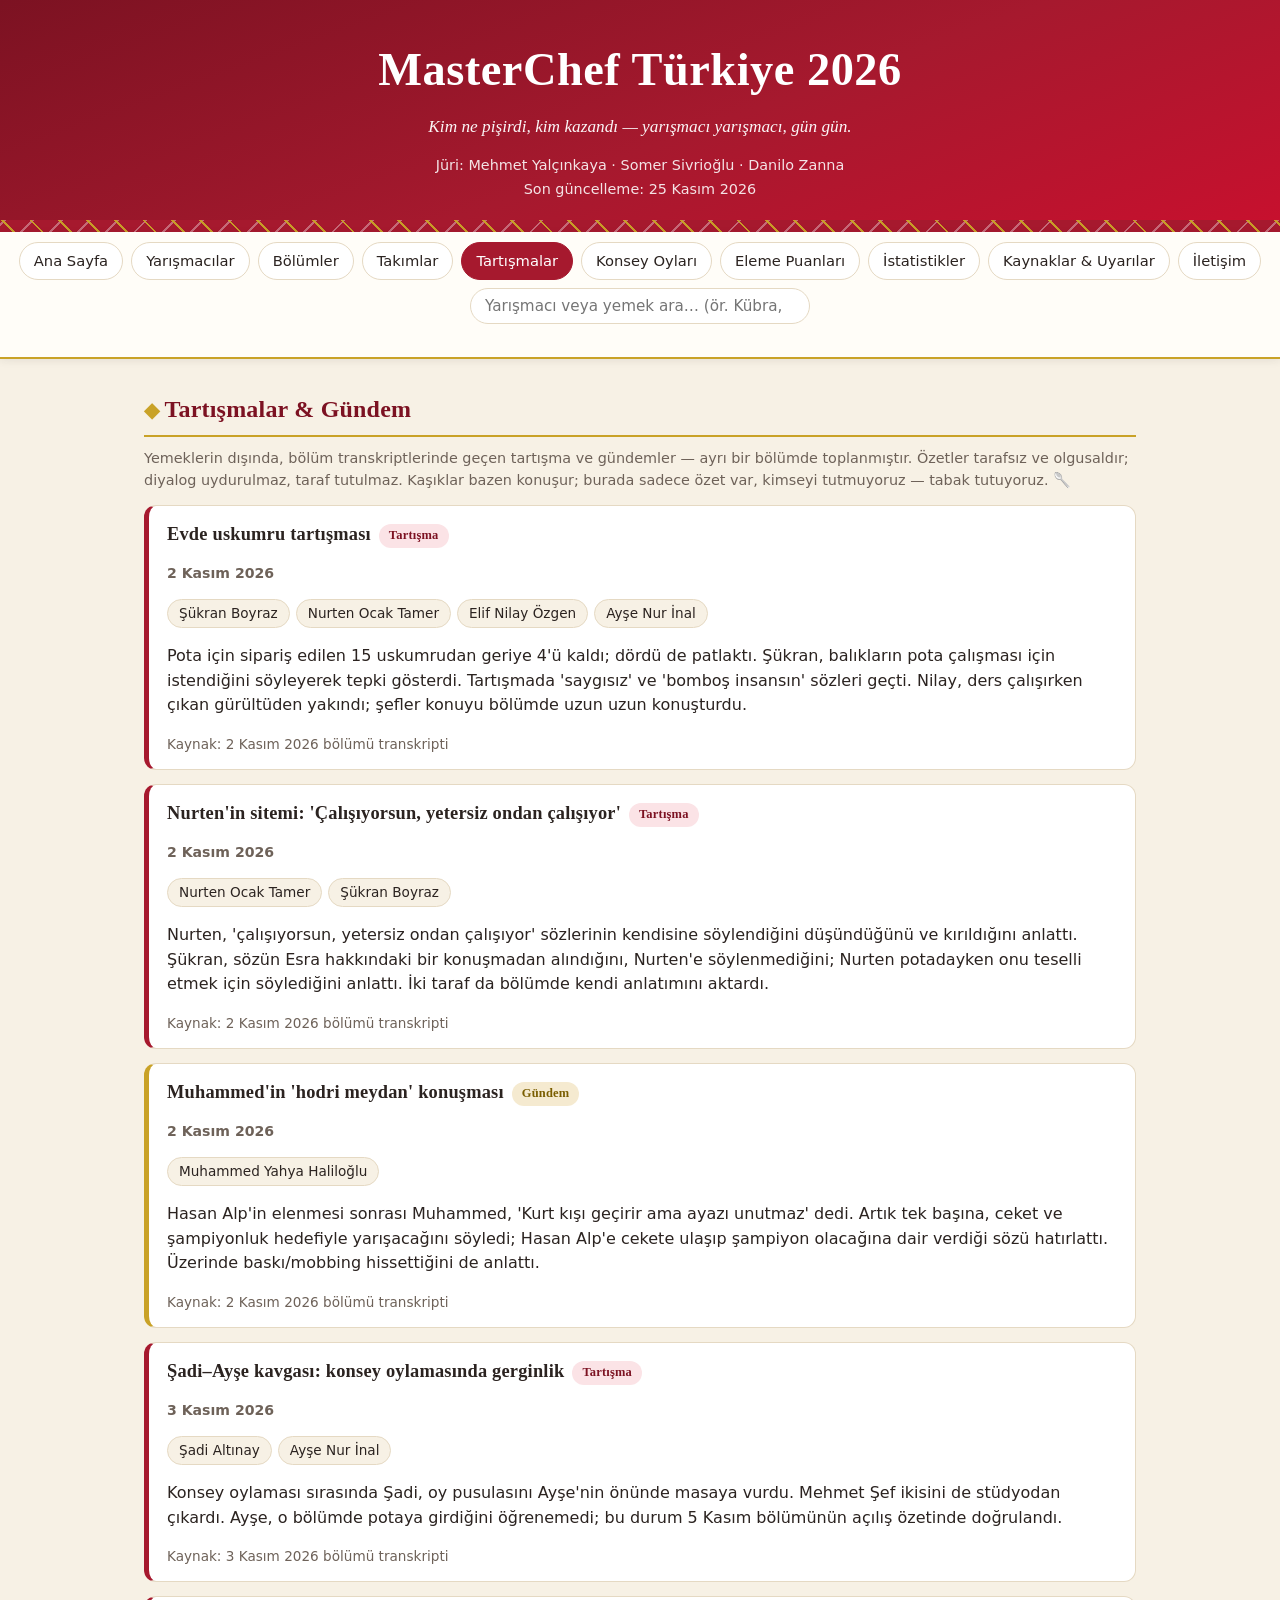
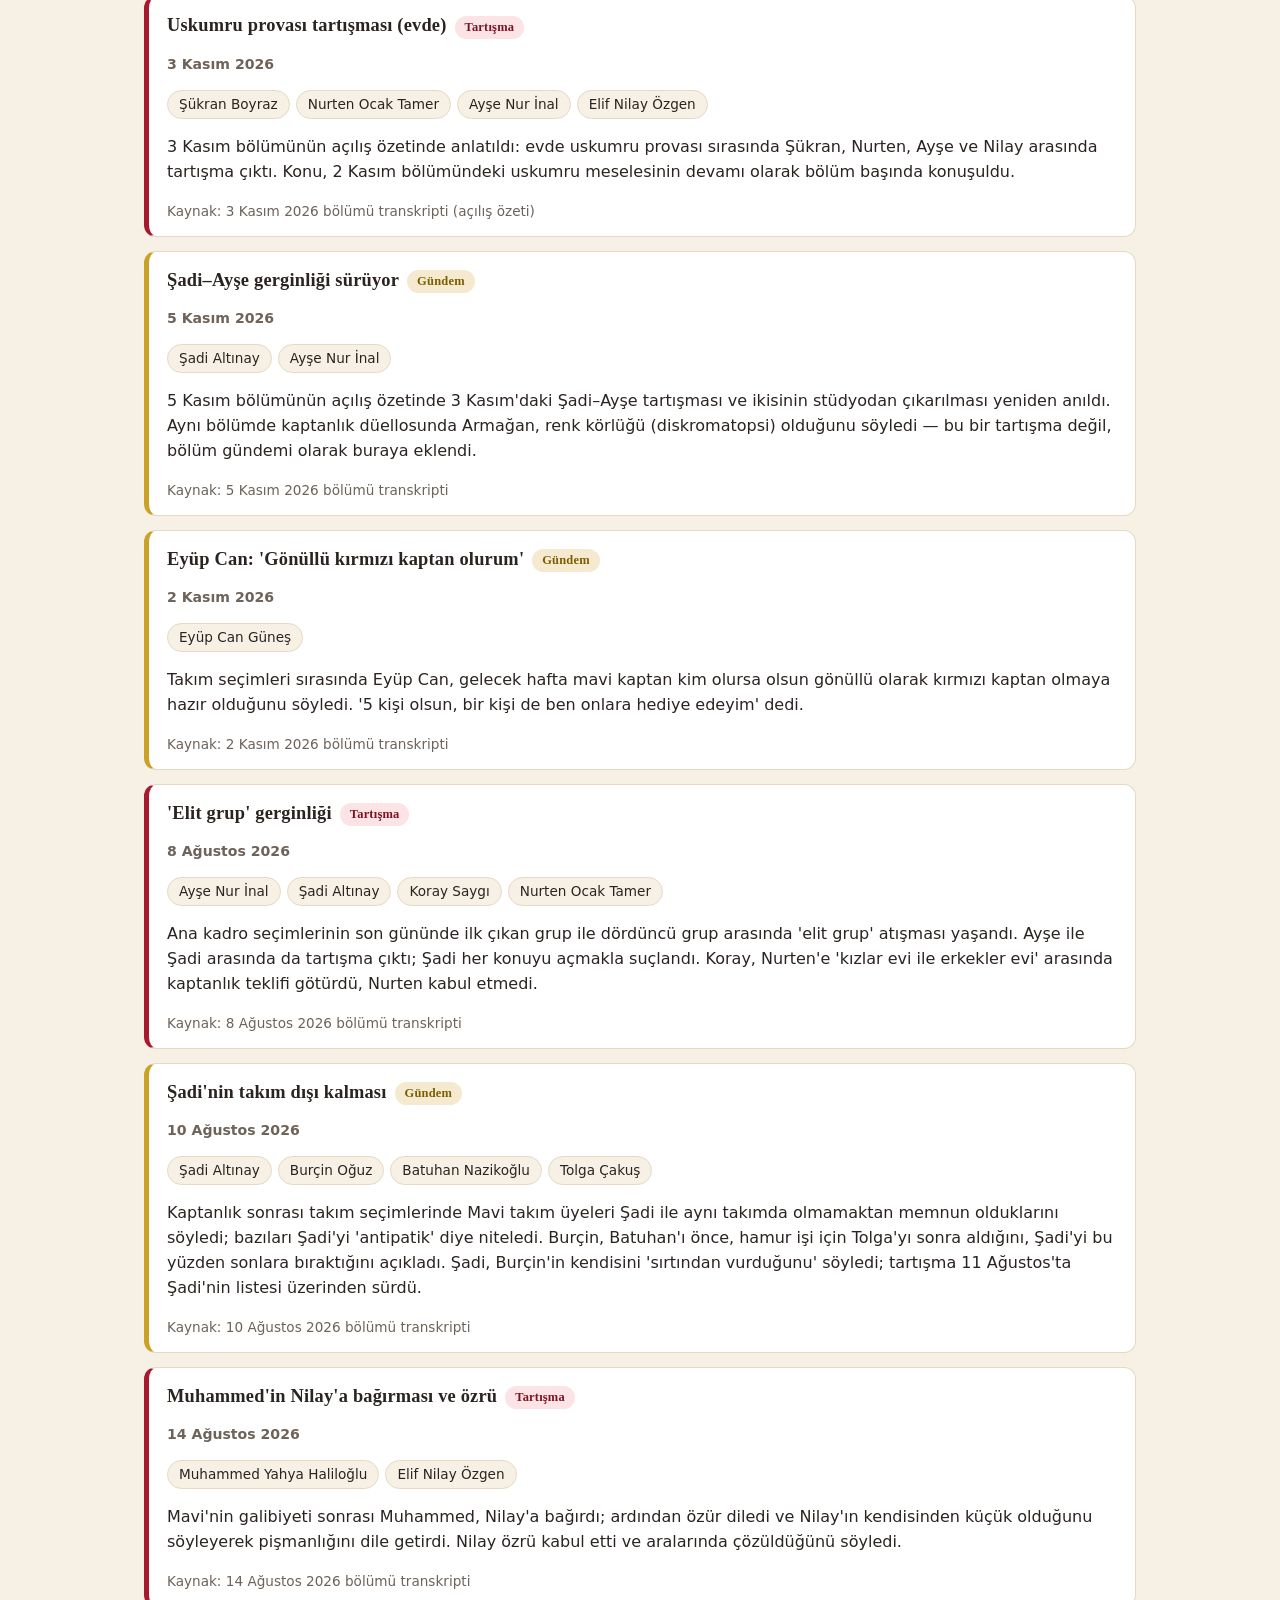
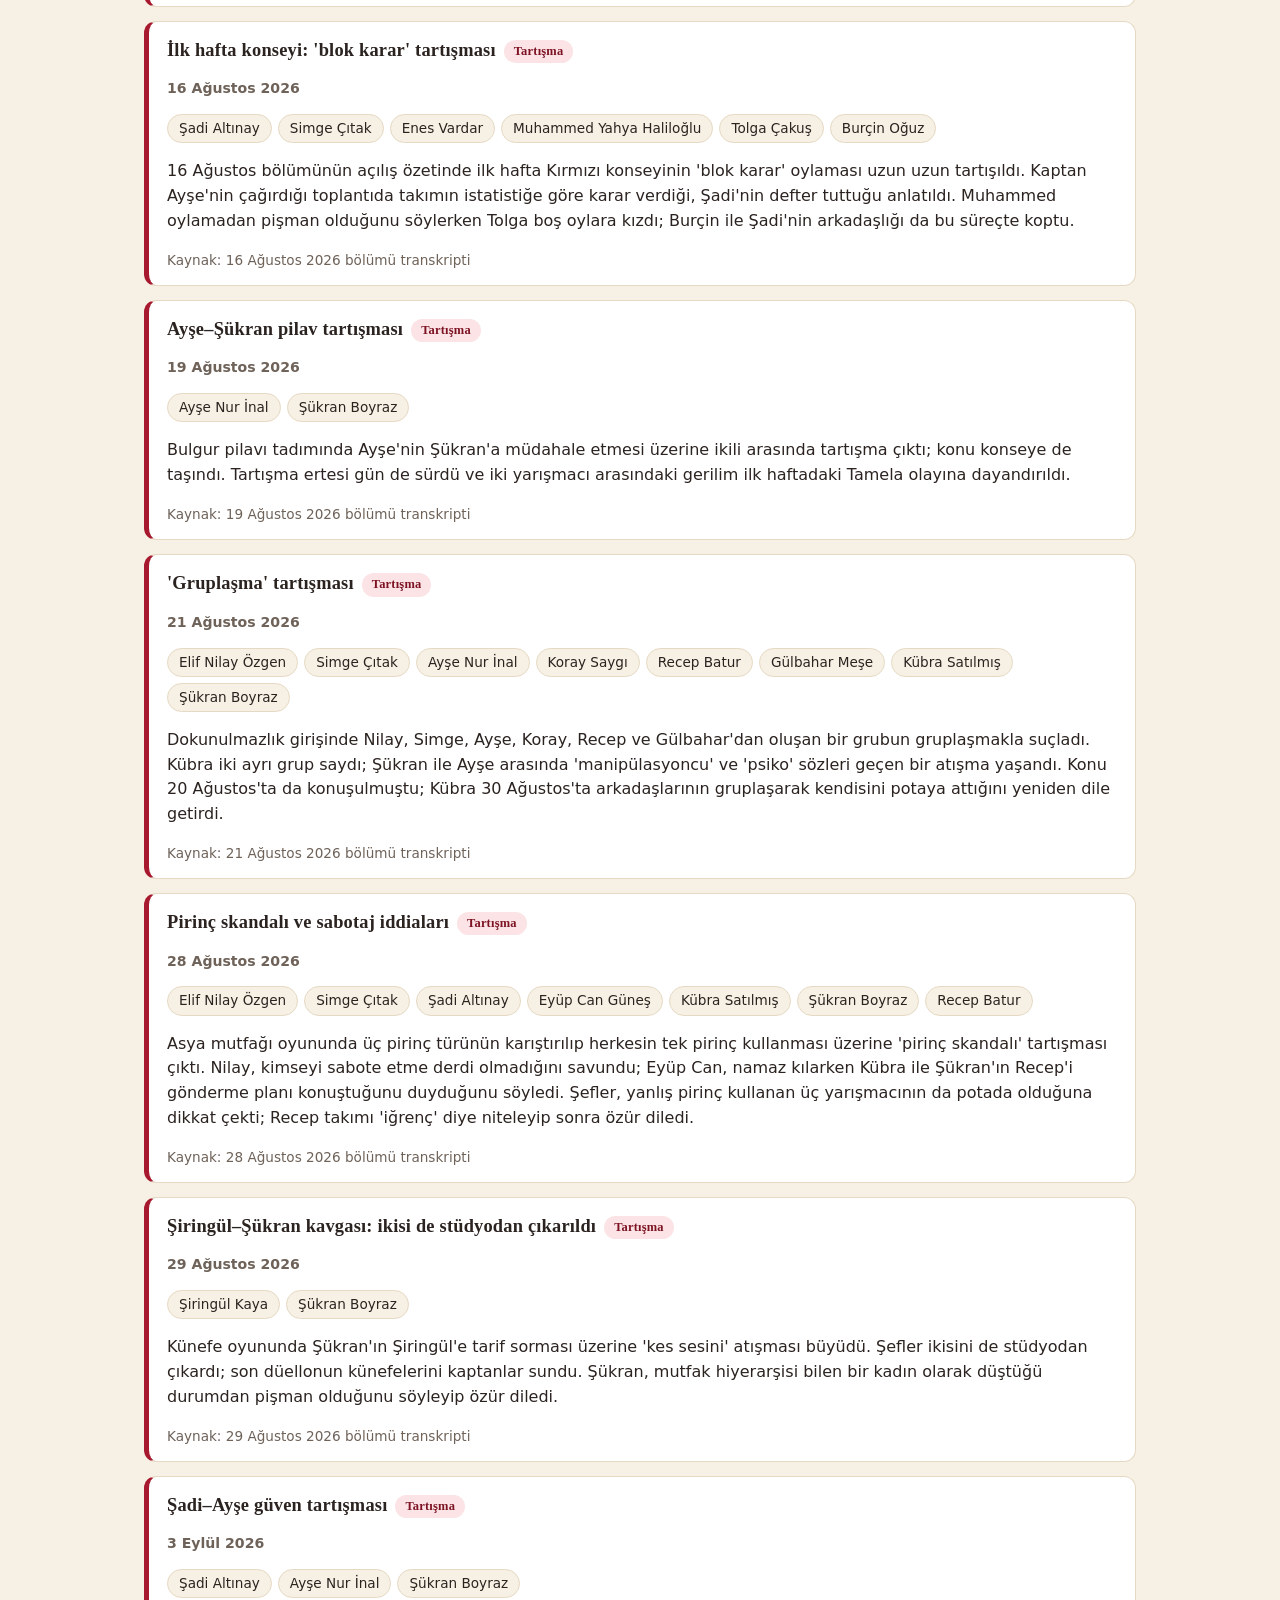
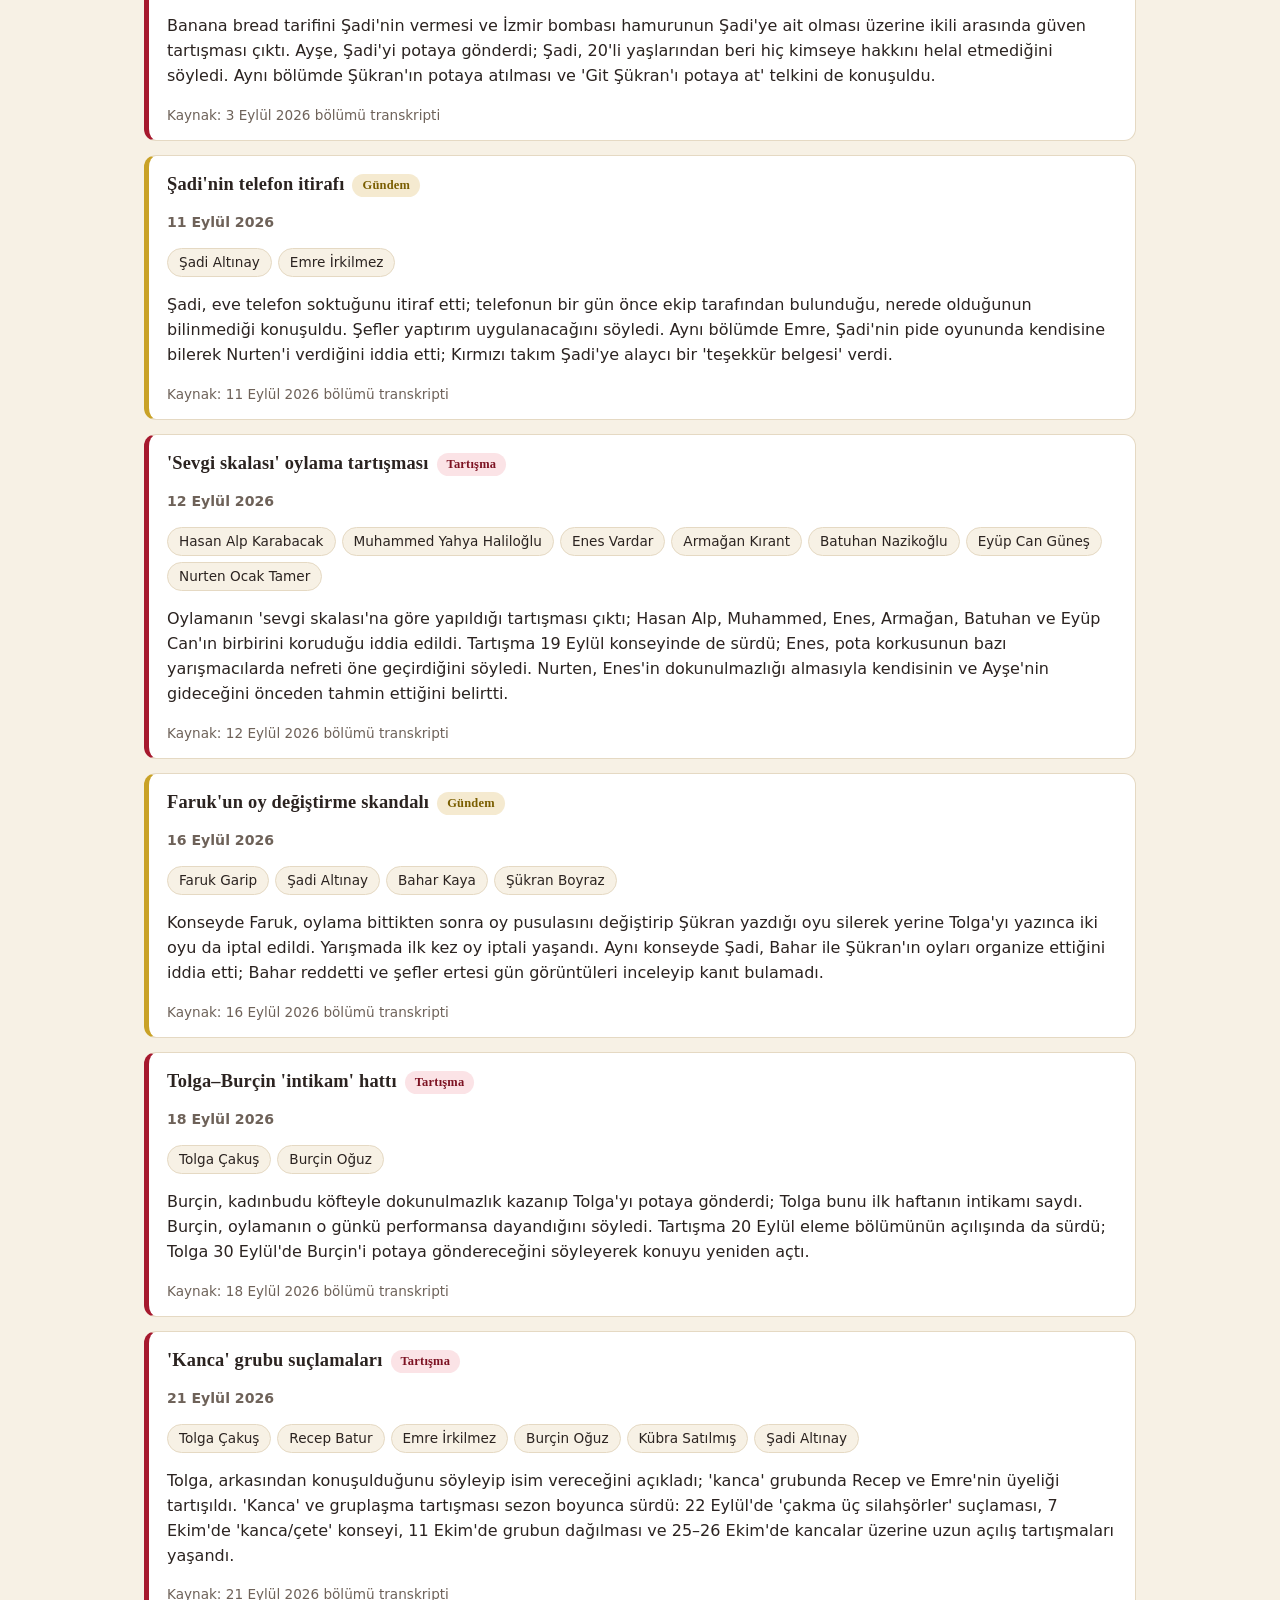
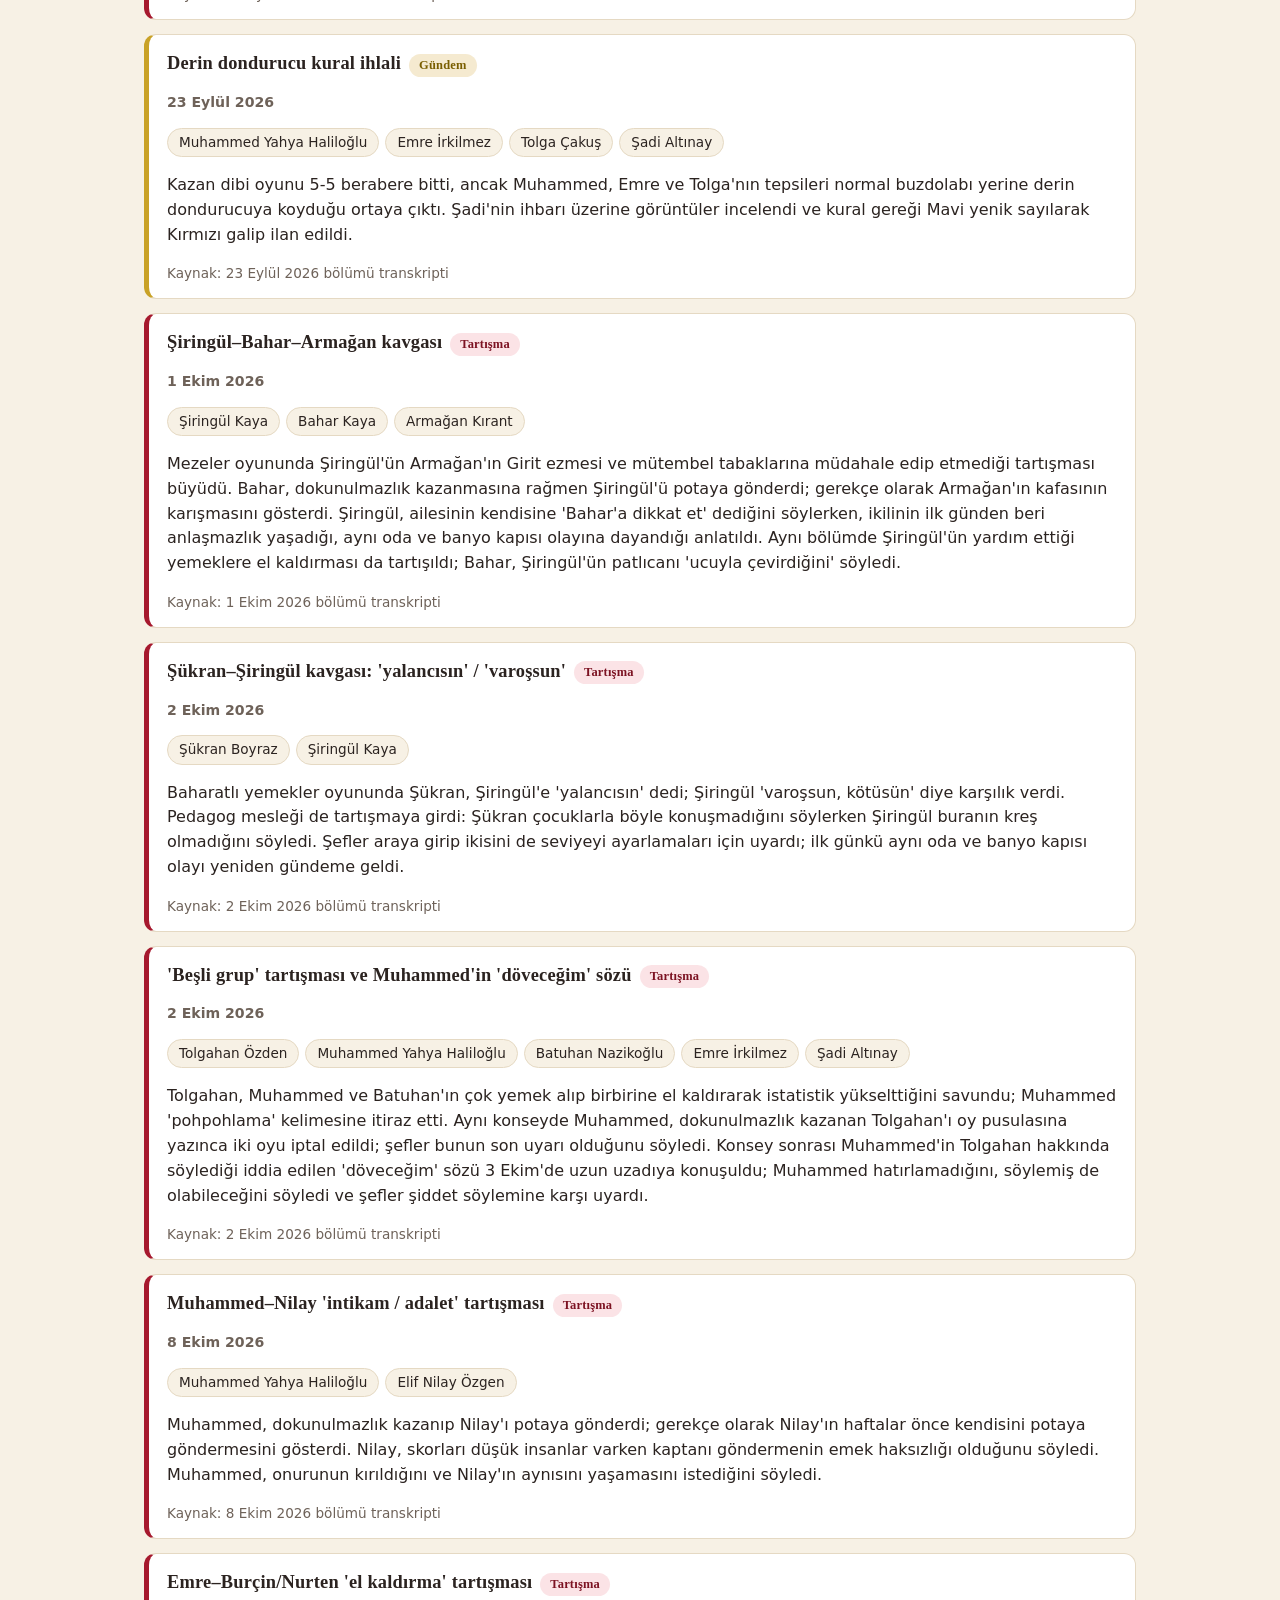
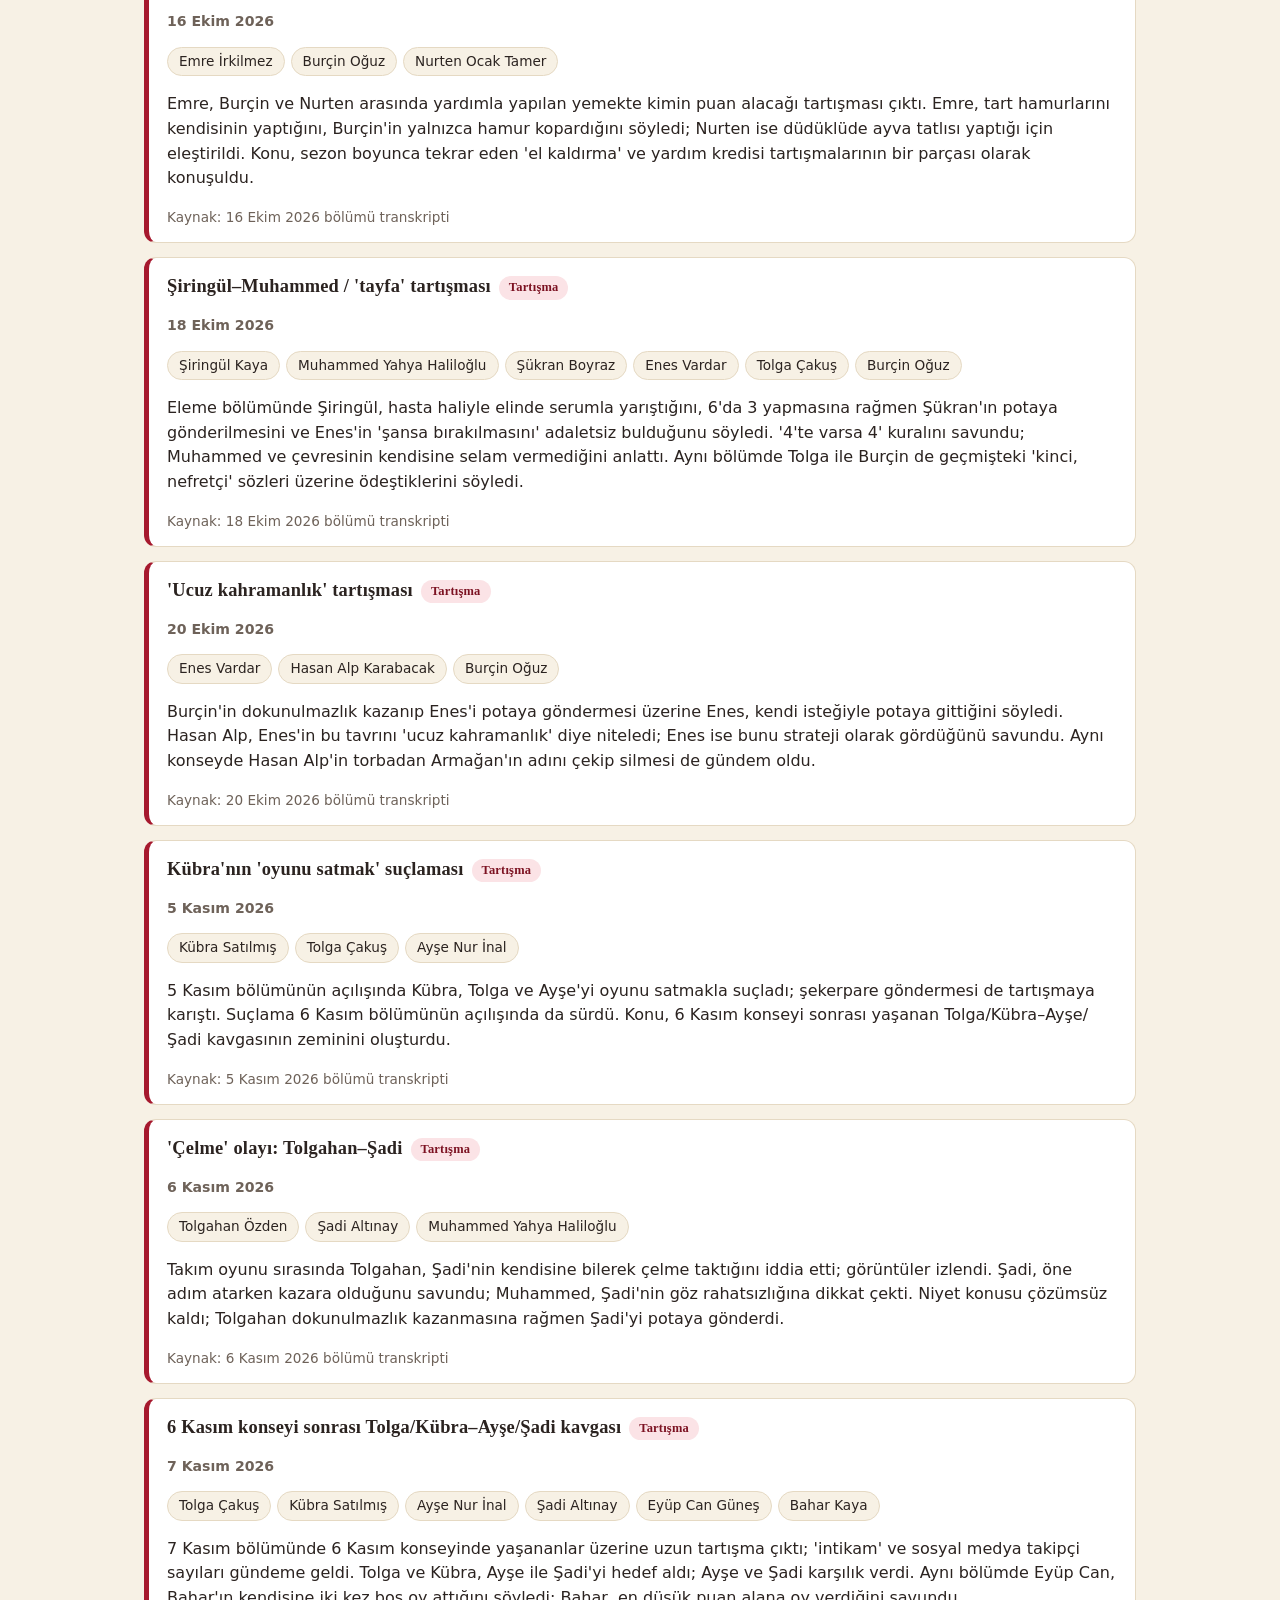
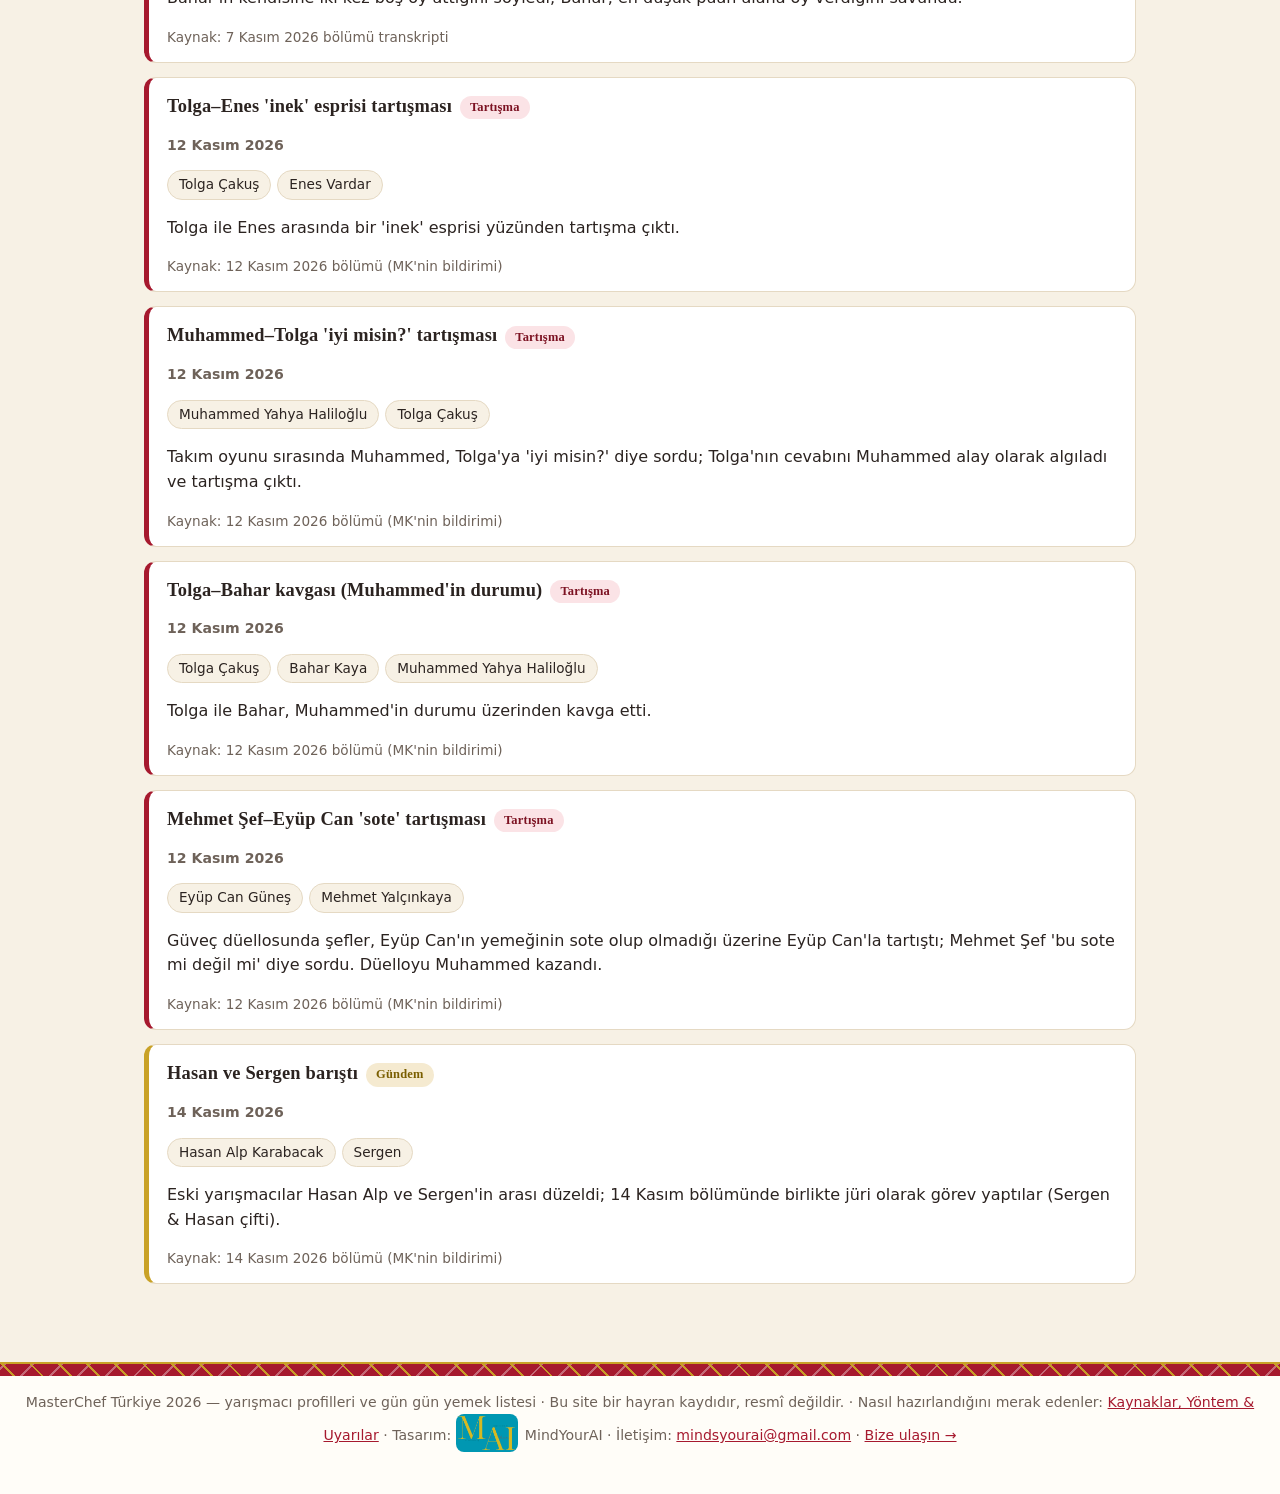
<file: tartismalar.html>
<!DOCTYPE html>
<html lang="tr">
<head>
<meta charset="UTF-8">
<meta name="viewport" content="width=device-width, initial-scale=1.0">
<title>Tartışmalar &amp; Gündem — MasterChef Türkiye 2026</title>
<meta name="description" content="MasterChef Türkiye 2026 tartışmaları ve gündemleri: bölüm transkriptlerinden tarafsız özetler.">
<link rel="icon" type="image/png" href="images/mindyourai-logo.png">
<link rel="stylesheet" href="styles.css">
</head>
<body>
<header class="hero">
  <h1>MasterChef Türkiye 2026</h1>
  <p class="tagline">Kim ne pişirdi, kim kazandı — yarışmacı yarışmacı, gün gün.</p>
  <p class="meta">Jüri: Mehmet Yalçınkaya · Somer Sivrioğlu · Danilo Zanna<br><span id="updated">Son güncelleme: 9 Kasım 2026</span></p>
  <div class="kilim" aria-hidden="true"></div>
</header>
<nav class="sticky" aria-label="Sayfa gezinmesi">
  <a href="index.html">Ana Sayfa</a>
  <a href="yarismacilar.html">Yarışmacılar</a>
  <a href="bolumler.html">Bölümler</a>
  <a href="takimlar.html">Takımlar</a>
  <a href="tartismalar.html" class="active">Tartışmalar</a>
  <a href="konsey.html">Konsey Oyları</a>
  <a href="index.html#eleme-section">Eleme Puanları</a>
  <a href="istatistikler.html">İstatistikler</a>
  <a href="kaynaklar.html">Kaynaklar &amp; Uyarılar</a>
  <a href="index.html#iletisim">İletişim</a>
  <input type="search" id="search" placeholder="Yarışmacı veya yemek ara… (ör. Kübra, uskumru, Fesenjan)" aria-label="Yarışmacı veya yemek ara">
  <span class="search-info" id="search-info"></span>
</nav>
<main>
  <p class="no-results" id="no-results" hidden>Aradığın şey bulunamadı — ya şefler henüz tatmadı, ya da yazımı farklı. Bir de "uskumru" yazmayı dene, o hep bulunuyor. 🍽️</p>
  <section id="discussions-section">
    <h2>Tartışmalar &amp; Gündem</h2>
    <p class="note">Yemeklerin dışında, bölüm transkriptlerinde geçen tartışma ve gündemler — ayrı bir bölümde toplanmıştır. Özetler tarafsız ve olgusaldır; diyalog uydurulmaz, taraf tutulmaz. Kaşıklar bazen konuşur; burada sadece özet var, kimseyi tutmuyoruz — tabak tutuyoruz. 🥄</p>
    <div id="discussions"></div>
  </section>
</main>
<footer>
  <div class="kilim" aria-hidden="true"></div>
  <p>MasterChef Türkiye 2026 — yarışmacı profilleri ve gün gün yemek listesi · Bu site bir hayran kaydıdır, resmî değildir. · Nasıl hazırlandığını merak edenler: <a href="kaynaklar.html">Kaynaklar, Yöntem &amp; Uyarılar</a> · Tasarım: <img class="brand-logo" src="images/mindyourai-logo.png" alt="MindYourAI logosu"> MindYourAI · İletişim: <a href="mailto:mindsyourai@gmail.com">mindsyourai@gmail.com</a> · <a href="index.html#iletisim">Bize ulaşın →</a></p>
</footer>
<button type="button" id="to-top" aria-label="Yukarı çık" hidden>↑ Yukarı</button>
<script src="data.js"></script>
<script src="discussions.js"></script>
<script src="votes.js"></script>
<script src="app.js"></script>
</body>
</html>
</file>
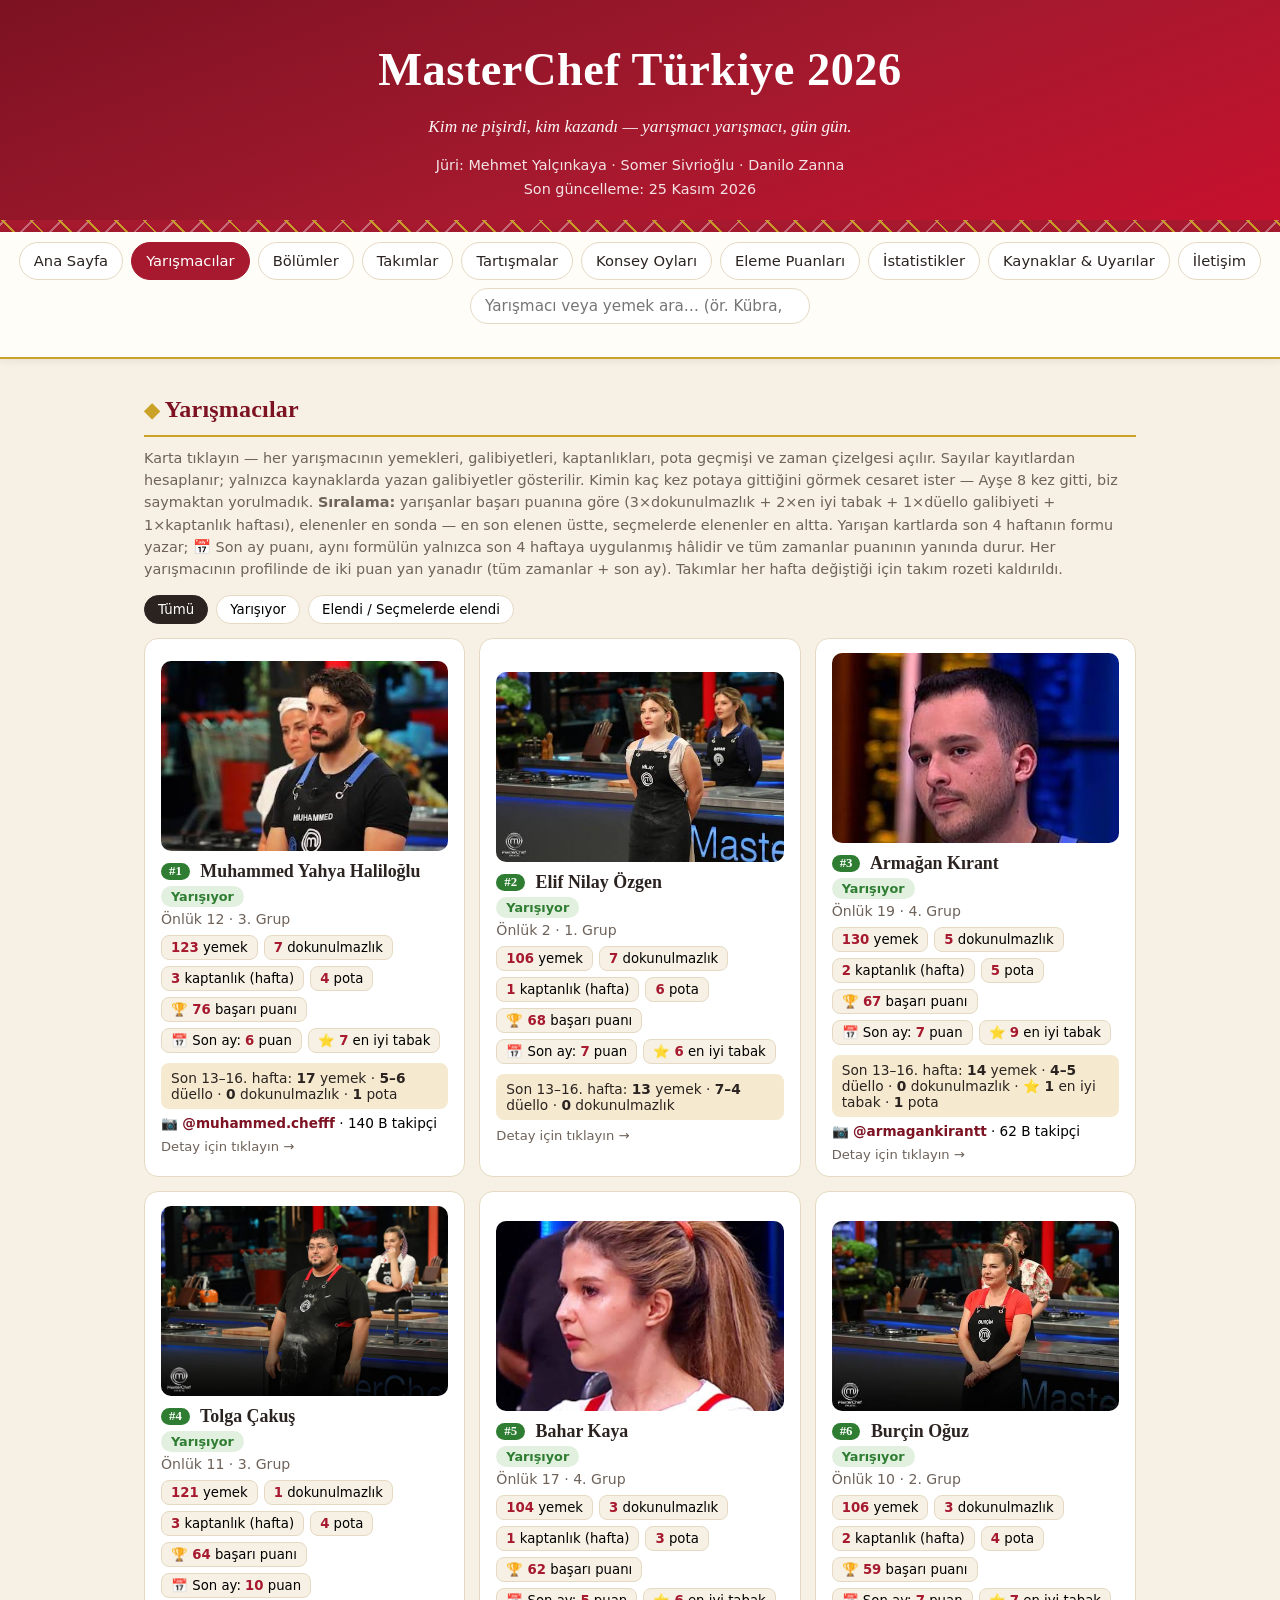
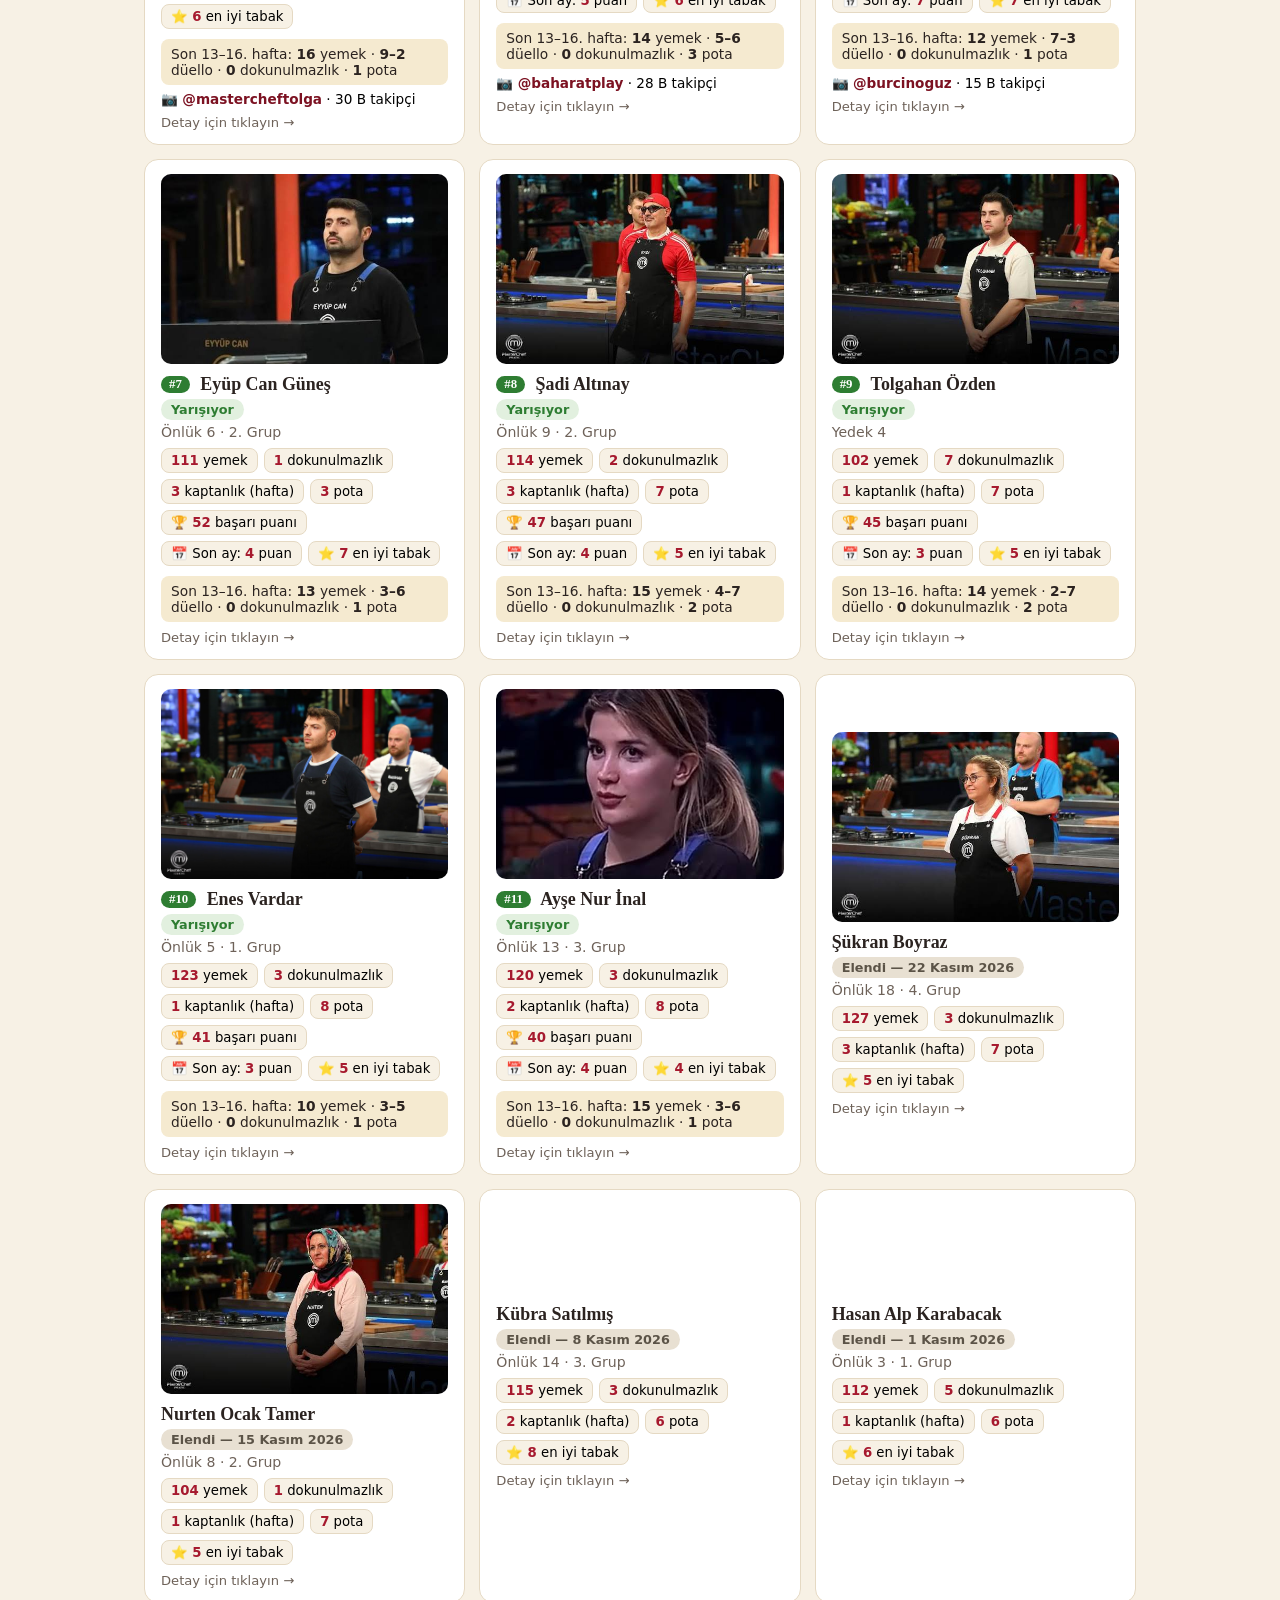
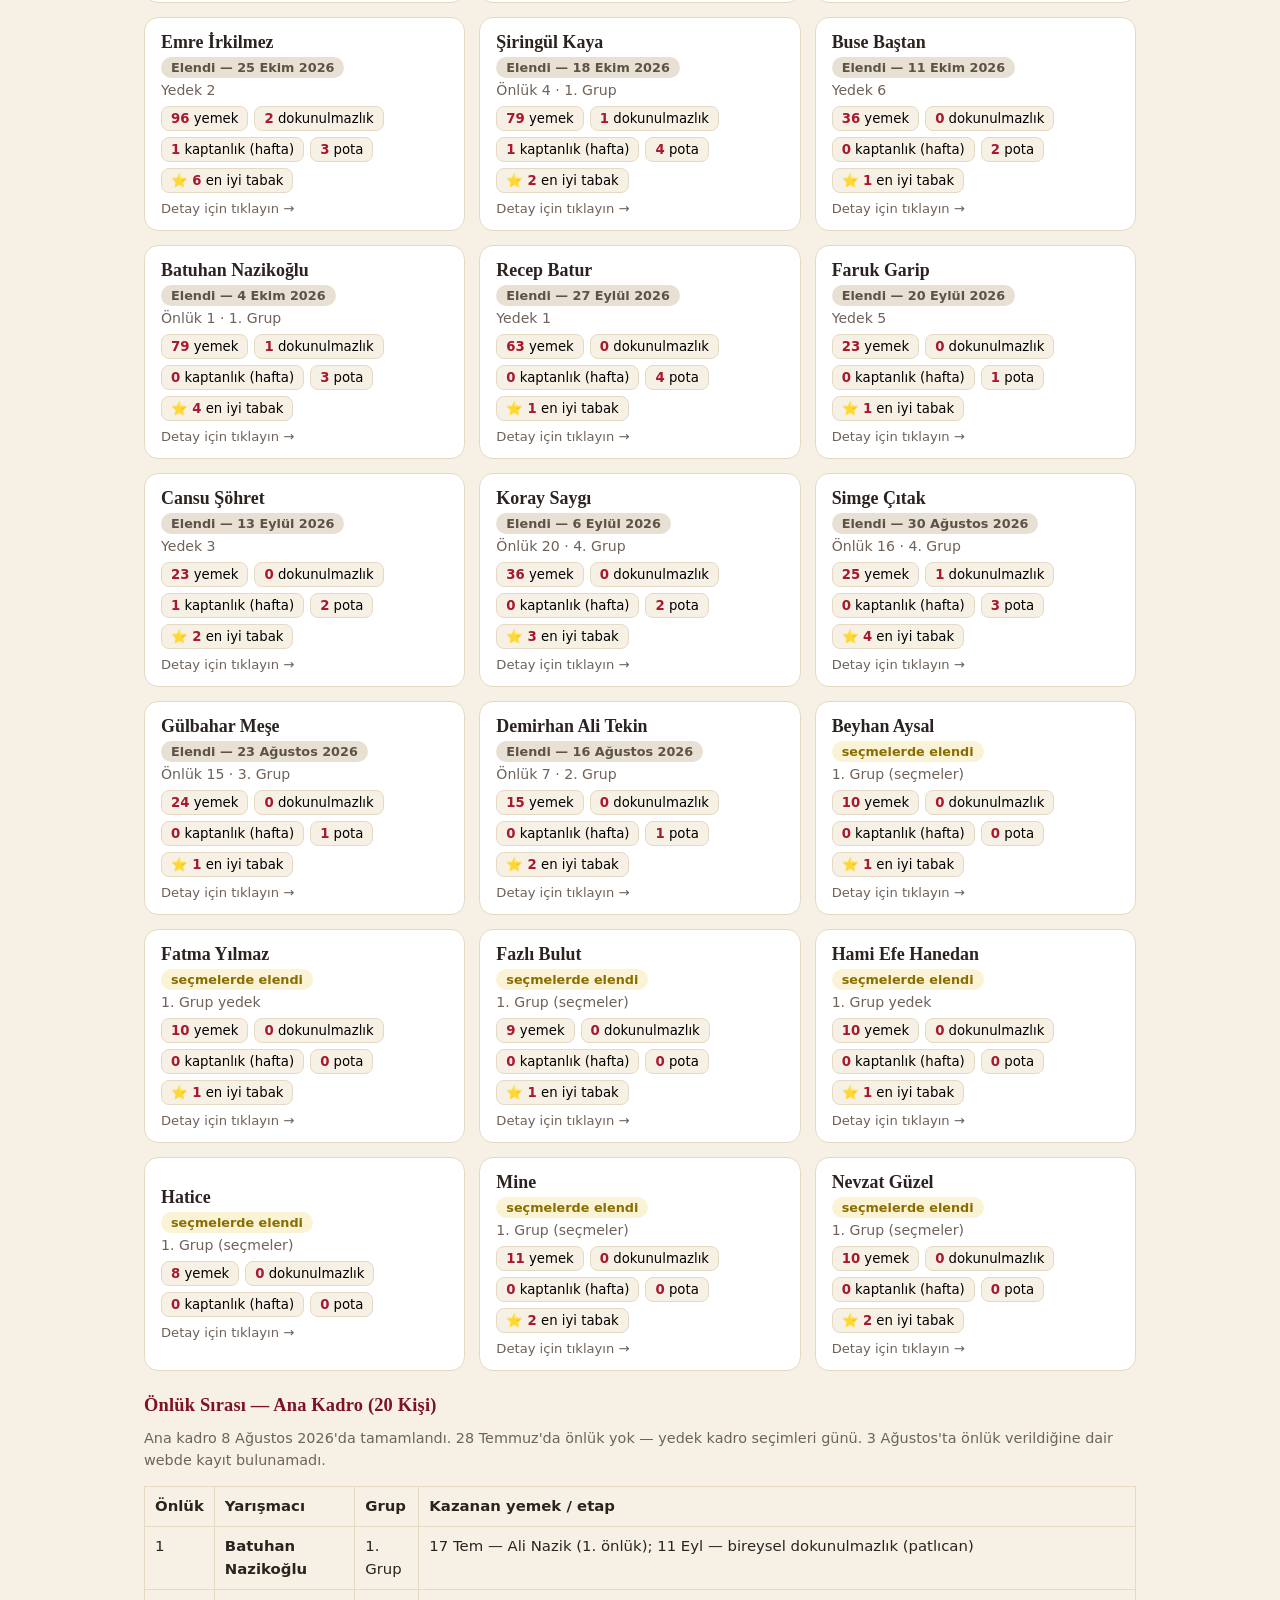
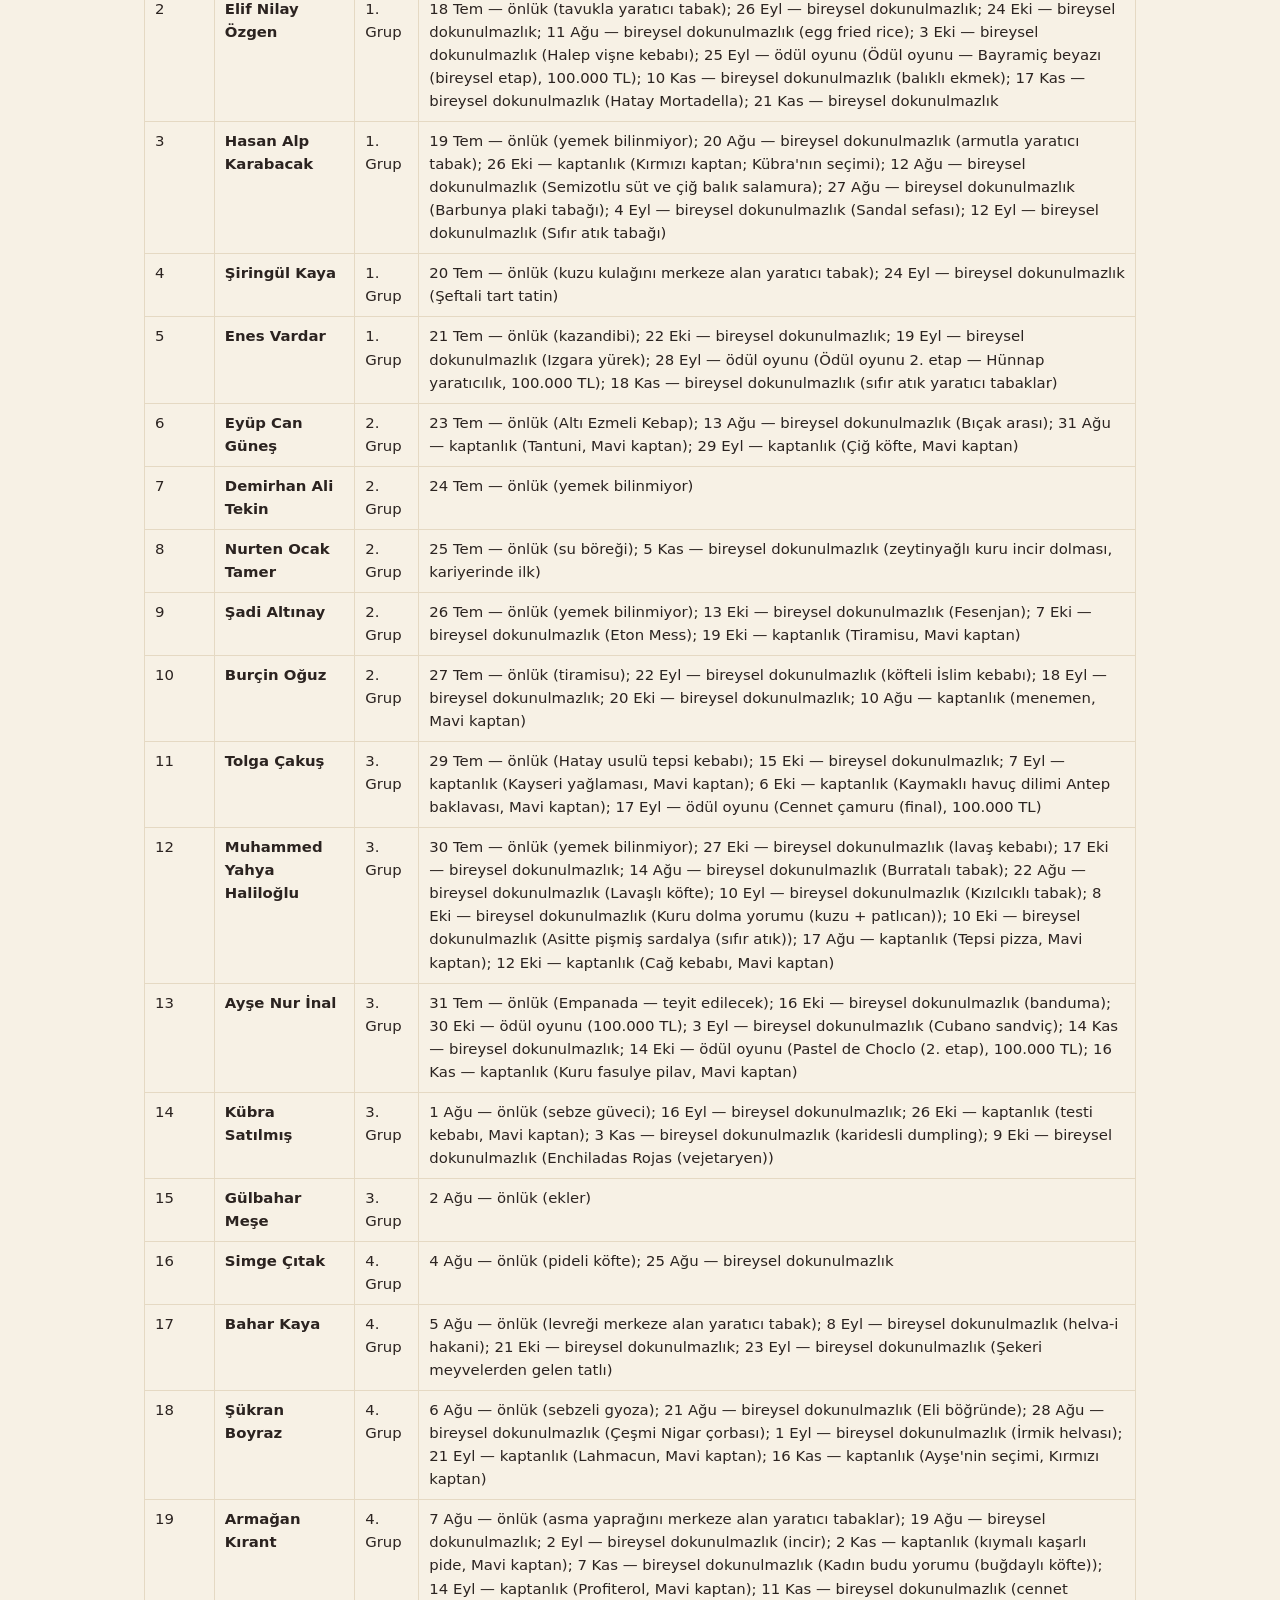
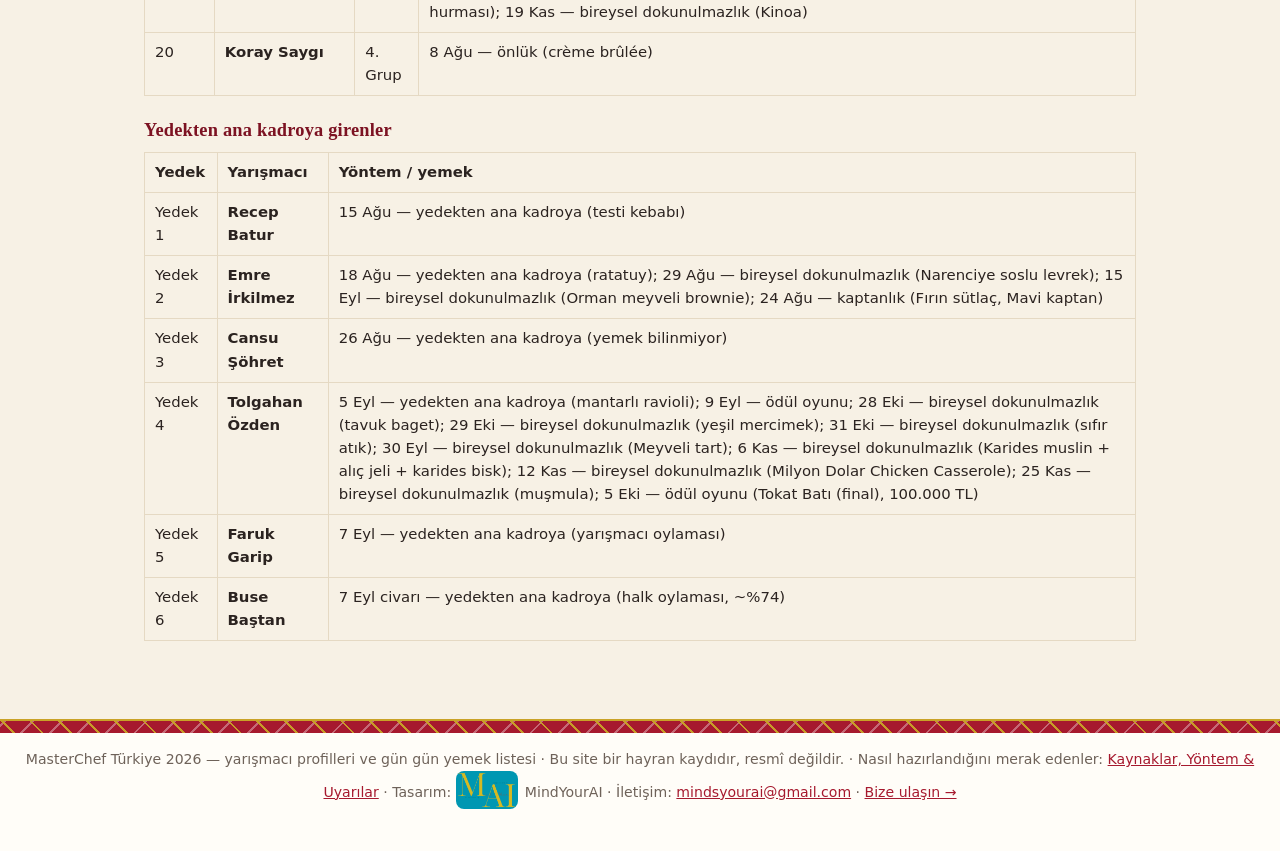
<file: yarismacilar.html>
<!DOCTYPE html>
<html lang="tr">
<head>
<meta charset="UTF-8">
<meta name="viewport" content="width=device-width, initial-scale=1.0">
<title>Yarışmacılar — MasterChef Türkiye 2026</title>
<meta name="description" content="MasterChef Türkiye 2026 yarışmacıları: profiller, yemekler, galibiyetler, kaptanlıklar ve pota geçmişi.">
<link rel="icon" type="image/png" href="images/mindyourai-logo.png">
<link rel="stylesheet" href="styles.css">
</head>
<body>
<header class="hero">
  <h1>MasterChef Türkiye 2026</h1>
  <p class="tagline">Kim ne pişirdi, kim kazandı — yarışmacı yarışmacı, gün gün.</p>
  <p class="meta">Jüri: Mehmet Yalçınkaya · Somer Sivrioğlu · Danilo Zanna<br><span id="updated">Son güncelleme: 9 Kasım 2026</span></p>
  <div class="kilim" aria-hidden="true"></div>
</header>
<nav class="sticky" aria-label="Sayfa gezinmesi">
  <a href="index.html">Ana Sayfa</a>
  <a href="yarismacilar.html" class="active">Yarışmacılar</a>
  <a href="bolumler.html">Bölümler</a>
  <a href="takimlar.html">Takımlar</a>
  <a href="tartismalar.html">Tartışmalar</a>
  <a href="konsey.html">Konsey Oyları</a>
  <a href="index.html#eleme-section">Eleme Puanları</a>
  <a href="istatistikler.html">İstatistikler</a>
  <a href="kaynaklar.html">Kaynaklar &amp; Uyarılar</a>
  <a href="index.html#iletisim">İletişim</a>
  <input type="search" id="search" placeholder="Yarışmacı veya yemek ara… (ör. Kübra, uskumru, Fesenjan)" aria-label="Yarışmacı veya yemek ara">
  <span class="search-info" id="search-info"></span>
</nav>
<main>
  <p class="no-results" id="no-results" hidden>Aradığın şey bulunamadı — ya şefler henüz tatmadı, ya da yazımı farklı. Bir de "uskumru" yazmayı dene, o hep bulunuyor. 🍽️</p>
  <section id="contestants-section">
    <h2>Yarışmacılar</h2>
    <p class="note">Karta tıklayın — her yarışmacının yemekleri, galibiyetleri, kaptanlıkları, pota geçmişi ve zaman çizelgesi açılır. Sayılar kayıtlardan hesaplanır; yalnızca kaynaklarda yazan galibiyetler gösterilir. Kimin kaç kez potaya gittiğini görmek cesaret ister — Ayşe 8 kez gitti, biz saymaktan yorulmadık. <strong>Sıralama:</strong> yarışanlar başarı puanına göre (3×dokunulmazlık + 2×en iyi tabak + 1×düello galibiyeti + 1×kaptanlık haftası), elenenler en sonda — en son elenen üstte, seçmelerde elenenler en altta. Yarışan kartlarda son 4 haftanın formu yazar; 📅 Son ay puanı, aynı formülün yalnızca son 4 haftaya uygulanmış hâlidir ve tüm zamanlar puanının yanında durur. Her yarışmacının profilinde de iki puan yan yanadır (tüm zamanlar + son ay). Takımlar her hafta değiştiği için takım rozeti kaldırıldı. <span id="contestants-info"></span></p>
    <div class="filter-row" role="group" aria-label="Durum filtresi">
      <button type="button" data-status="all" class="active">Tümü</button>
      <button type="button" data-status="active">Yarışıyor</button>
      <button type="button" data-status="out">Elendi / Seçmelerde elendi</button>
    </div>
    <div class="contestants-grid" id="contestants-grid"></div>
    <div id="contestant-detail" class="detail-panel" hidden></div>
    <h3>Önlük Sırası — Ana Kadro (20 Kişi)</h3>
    <p class="note">Ana kadro 8 Ağustos 2026'da tamamlandı. 28 Temmuz'da önlük yok — yedek kadro seçimleri günü. 3 Ağustos'ta önlük verildiğine dair webde kayıt bulunamadı.</p>
    <div id="apron-table"></div>
  </section>
</main>
<footer>
  <div class="kilim" aria-hidden="true"></div>
  <p>MasterChef Türkiye 2026 — yarışmacı profilleri ve gün gün yemek listesi · Bu site bir hayran kaydıdır, resmî değildir. · Nasıl hazırlandığını merak edenler: <a href="kaynaklar.html">Kaynaklar, Yöntem &amp; Uyarılar</a> · Tasarım: <img class="brand-logo" src="images/mindyourai-logo.png" alt="MindYourAI logosu"> MindYourAI · İletişim: <a href="mailto:mindsyourai@gmail.com">mindsyourai@gmail.com</a> · <a href="index.html#iletisim">Bize ulaşın →</a></p>
</footer>
<button type="button" id="to-top" aria-label="Yukarı çık" hidden>↑ Yukarı</button>
<script src="data.js"></script>
<script src="discussions.js"></script>
<script src="votes.js"></script>
<script src="app.js"></script>
</body>
</html>
</file>
<file: styles.css>
/* MasterChef Türkiye 2026 — Türk dokulu, sıcak, düzenli
   Kırmızı #A6192E · krem #F7F1E5 · kömür #2B2320 · altın #C9A227 */
:root{
  --red:#A6192E; --red2:#C8102E; --red-dark:#7C1222; --cream:#F7F1E5; --cream2:#FDF9F0;
  --ink:#2B2320; --muted:#6E6259; --line:#E5D9C3; --gold:#C9A227; --gold-bg:#F5EAD0;
  --blue:#1D4ED8; --blue-bg:#DBEAFE; --red-bg:#FBE3E6; --green:#2E7D32; --green-bg:#E2F0DF;
  --amber:#8A6D00; --amber-bg:#FBF3D5; --card:#FFFFFF;
  --week:#C9A227; --week-dark:#7A5E00; --players:#2E7D32; --stats:#0F766E;
}
*{box-sizing:border-box}
body{margin:0;font-family:system-ui,-apple-system,"Segoe UI",Roboto,Arial,sans-serif;background:var(--cream);color:var(--ink);line-height:1.55}
h1,h2,h3{font-family:Georgia,"Times New Roman",serif;color:var(--red-dark);letter-spacing:.2px}
a{color:var(--red)}
.kilim{height:12px;background-color:var(--red);background-image:repeating-linear-gradient(45deg,transparent 0 9px,rgba(201,162,39,.95) 9px 11px,transparent 11px 20px),repeating-linear-gradient(-45deg,transparent 0 9px,rgba(255,255,255,.35) 9px 11px,transparent 11px 20px)}
header.hero{background:linear-gradient(160deg,var(--red-dark),var(--red) 55%,var(--red2));color:#fff;padding:34px 16px 0;text-align:center}
header.hero h1{margin:0;color:#fff;font-size:clamp(1.9rem,5.5vw,2.9rem);letter-spacing:.5px}
header.hero .tagline{margin:8px auto 0;max-width:760px;font-family:Georgia,serif;font-style:italic;font-size:1.08rem;opacity:.96}
header.hero .meta{font-size:.9rem;opacity:.88;margin:12px 0 18px;line-height:1.7}
header.hero .kilim{margin:0 -16px}
nav.sticky{position:sticky;top:0;z-index:20;background:#FFFDF8;border-bottom:2px solid var(--gold);padding:10px 12px;display:flex;flex-wrap:wrap;gap:8px;align-items:center;justify-content:center;box-shadow:0 2px 8px rgba(43,35,32,.08)}
nav.sticky button{border:1px solid var(--line);background:#fff;border-radius:999px;padding:7px 14px;font-size:.92rem;cursor:pointer;font-family:inherit;color:var(--ink)}
nav.sticky button:hover{border-color:var(--red);color:var(--red)}
nav.sticky button.active{background:var(--red);color:#fff;border-color:var(--red)}
nav.sticky input[type="search"]{border:1px solid var(--line);border-radius:999px;padding:8px 14px;font-size:.95rem;min-width:230px;flex:1;max-width:340px;font-family:inherit;background:#fff}
.search-info{width:100%;text-align:center;color:var(--muted);font-size:.85rem;min-height:1.1em}
main{max-width:1020px;margin:0 auto;padding:16px 14px 48px}
h2{margin:38px 0 10px;font-size:1.5rem;border-bottom:2px solid var(--gold);padding-bottom:6px}
h2::before{content:"◆ ";color:var(--gold);font-size:.85em}
/* Bölüm renkleri: Bu Hafta altın, Oyuncular yeşil, İstatistikler + Eleme turkuaz */
#week-current-section h2{border-bottom-color:var(--week)}
#week-current-section h2::before{color:var(--week)}
#players-section h2{border-bottom-color:var(--players)}
#players-section h2::before{color:var(--players)}
#team-stats-section h2{border-bottom-color:var(--stats)}
#team-stats-section h2::before{color:var(--stats)}
#eleme-section h2{border-bottom-color:var(--stats)}
#eleme-section h2::before{color:var(--stats)}
h3{margin:20px 0 8px;font-size:1.15rem}
.summary{display:grid;grid-template-columns:repeat(auto-fit,minmax(230px,1fr));gap:12px;margin:18px 0 6px}
.stat{background:var(--card);border:1px solid var(--line);border-top:4px solid var(--red);border-radius:12px;padding:14px 16px}
.stat-num{font-size:2.1rem;font-weight:800;color:var(--red);display:block;line-height:1.1;font-family:Georgia,serif}
.stat-label{font-weight:700}
.stat-names{color:var(--muted);font-size:.88rem;display:block;margin-top:6px}
.note{color:var(--muted);font-size:.9rem}

/* Yarışmacı kartları */
.contestants-grid{display:grid;grid-template-columns:repeat(auto-fill,minmax(250px,1fr));gap:14px;margin-top:14px}
.contestant{background:var(--card);border:1px solid var(--line);border-radius:14px;padding:14px 16px;cursor:pointer;transition:transform .12s ease,box-shadow .12s ease,border-color .12s ease;text-align:left;font-family:inherit;width:100%}
.contestant:hover,.contestant:focus-visible{transform:translateY(-2px);box-shadow:0 6px 18px rgba(43,35,32,.14);border-color:var(--gold);outline:none}
.contestant.selected{border:2px solid var(--red);box-shadow:0 6px 18px rgba(166,25,46,.18)}
.contestant h4{margin:0 0 4px;font-family:Georgia,serif;font-size:1.12rem;color:var(--ink)}
.c-meta{color:var(--muted);font-size:.88rem;margin:4px 0 8px}
.c-stats{display:flex;gap:6px;flex-wrap:wrap;margin:8px 0}
.c-stat{background:var(--cream);border:1px solid var(--line);border-radius:8px;padding:4px 9px;font-size:.83rem}
.c-stat b{color:var(--red)}
.team-chip{display:inline-block;border-radius:999px;padding:2px 10px;font-size:.8rem;font-weight:700}
.team-chip.blue{background:var(--blue-bg);color:#1E40AF}
.team-chip.red{background:var(--red-bg);color:var(--red-dark)}
.contestant .hint{color:var(--muted);font-size:.82rem;margin:8px 0 0}
.contestant-photo{width:100%;height:190px;object-fit:cover;object-position:50% 18%;border-radius:10px;display:block;margin-bottom:10px}
.detail-photo{width:150px;height:190px;object-fit:cover;object-position:50% 18%;border-radius:12px;flex:0 0 auto}
.filter-row{display:flex;gap:8px;flex-wrap:wrap;margin:10px 0}
.filter-row button{border:1px solid var(--line);background:#fff;border-radius:999px;padding:6px 13px;cursor:pointer;font-family:inherit}
.filter-row button.active{background:var(--ink);color:#fff;border-color:var(--ink)}

/* Detay paneli */
.detail-panel{background:#fff;border:2px solid var(--red);border-radius:16px;padding:20px 22px;margin:18px 0;scroll-margin-top:80px}
.detail-panel h3{margin:0 0 4px;font-size:1.5rem}
.detail-head{display:flex;justify-content:space-between;align-items:flex-start;gap:12px;flex-wrap:wrap}
.detail-close{border:1px solid var(--line);background:#fff;border-radius:999px;padding:6px 14px;cursor:pointer;font-family:inherit;font-size:.9rem}
.detail-close:hover{border-color:var(--red);color:var(--red)}
.detail-tiles{display:grid;grid-template-columns:repeat(auto-fit,minmax(120px,1fr));gap:10px;margin:14px 0}
.tile{background:var(--cream);border:1px solid var(--line);border-radius:10px;padding:10px 12px;text-align:center}
.tile b{display:block;font-size:1.5rem;color:var(--red);font-family:Georgia,serif;line-height:1.1}
.tile span{font-size:.83rem;color:var(--muted)}
.detail-panel h4{margin:18px 0 6px;font-family:Georgia,serif;color:var(--red-dark);font-size:1.08rem;border-bottom:1px solid var(--line);padding-bottom:4px}
.record{border-left:4px solid var(--gold);background:var(--gold-bg);padding:10px 12px;border-radius:0 10px 10px 0;margin:10px 0;font-size:.95rem}
.timeline{list-style:none;margin:8px 0;padding:0}
.timeline li{padding:6px 0 6px 16px;border-left:3px solid var(--gold);margin-left:4px;position:relative}
.timeline li::before{content:"";position:absolute;left:-7px;top:12px;width:11px;height:11px;border-radius:50%;background:var(--red);border:2px solid #fff;box-shadow:0 0 0 1px var(--red)}
.timeline .t-date{font-weight:700;color:var(--red-dark);font-size:.9rem}
ul.wins-list,ul.dish-profile-list{margin:8px 0;padding-left:20px}
ul.wins-list li,ul.dish-profile-list li{margin:6px 0;font-size:.95rem}
.dish-date{color:var(--muted);font-size:.85rem}

/* Bölümler */
.ep{background:var(--card);border:1px solid var(--line);border-radius:14px;padding:16px 18px;margin:14px 0;scroll-margin-top:70px}
.ep-head{display:flex;justify-content:space-between;align-items:flex-start;gap:10px;flex-wrap:wrap}
.ep-date{color:var(--muted);font-size:.88rem;font-weight:600;text-transform:uppercase;letter-spacing:.4px}
.ep h3{margin:2px 0 0;font-size:1.2rem;color:var(--ink)}
.ep-summary{margin:10px 0}
.badge{display:inline-block;border-radius:999px;padding:3px 10px;font-size:.8rem;font-weight:700;white-space:nowrap}
.badge-t{background:var(--green-bg);color:var(--green)}
.badge-w{background:var(--amber-bg);color:var(--amber)}
.badge-q{background:var(--amber-bg);color:var(--amber)}
.badge-out{background:#E8E0D2;color:#5B5347}
.badge-gold{background:var(--gold-bg);color:#7A5E00}
.captains{margin:8px 0}
.teams{display:grid;grid-template-columns:1fr 1fr;gap:8px;margin:10px 0}
.team{border-radius:10px;padding:8px 10px;font-size:.92rem}
.team-blue{background:var(--blue-bg)}
.team-red{background:var(--red-bg)}
.game,.immunity{border-top:1px dashed var(--line);margin-top:12px;padding-top:10px}
.game h4,.immunity h4{margin:0 0 6px;font-size:1.02rem}
.dur{color:var(--muted);font-weight:400;font-size:.88rem}
.winner-line{margin:6px 0}
.score{color:var(--muted);font-size:.88rem}
.result{color:var(--green);font-weight:600}
.rank{color:var(--red);font-weight:700}
.table-wrap{overflow-x:auto;margin:8px 0}
table.dish-table{width:100%;border-collapse:collapse;font-size:.93rem;min-width:560px}
table.dish-table th,table.dish-table td{border:1px solid var(--line);padding:8px 10px;text-align:left;vertical-align:top}
table.dish-table th{background:var(--cream)}
ul.dish-list{margin:8px 0;padding-left:20px}
ul.dish-list li{margin:7px 0}
.candidates,.pot,.eliminated{margin:8px 0}
.eliminated{color:var(--red);font-weight:600}
.ep-notes{color:var(--muted);font-size:.9rem;margin:8px 0 0}
details.week-group{margin:14px 0}
details.week-group>summary{cursor:pointer;font-family:Georgia,serif;font-size:1.18rem;color:var(--red-dark);padding:10px 14px;background:#fff;border:1px solid var(--line);border-radius:12px;list-style:none}
details.week-group>summary::-webkit-details-marker{display:none}
details.week-group>summary::before{content:"▸ ";color:var(--gold)}
details.week-group[open ]>summary::before{content:"▾ ";color:var(--gold)}
details.week-group>summary:hover{border-color:var(--gold)}

/* Takımlar */
.teams-grid{display:grid;grid-template-columns:1fr 1fr;gap:8px;margin:10px 0}
.team-col{border-radius:10px;padding:10px 12px}
.team-col h4{margin:0 0 8px;font-size:1rem}
.team-roster{list-style:none;margin:0;padding:0;display:flex;flex-wrap:wrap;gap:6px}
.team-member{border:1px solid var(--line);background:#fff;border-radius:999px;padding:4px 11px;font-size:.88rem;cursor:pointer;font-family:inherit;color:var(--ink)}
.team-member:hover{border-color:var(--red);color:var(--red)}
.team-member.captain{border-color:var(--gold);background:var(--gold-bg);font-weight:700}
.captain-badge{font-size:.8rem;color:#7A5E00}

/* Tartışmalar */
.discussion{background:#fff;border:1px solid var(--line);border-left:5px solid var(--red);border-radius:12px;padding:14px 18px;margin:14px 0}
.discussion.gundem{border-left-color:var(--gold)}
.discussion h3{margin:0 0 4px;font-size:1.15rem;color:var(--ink)}
.disc-date{color:var(--muted);font-size:.88rem;font-weight:600}
.chips{display:flex;gap:6px;flex-wrap:wrap;margin:8px 0}
.chip{background:var(--cream);border:1px solid var(--line);border-radius:999px;padding:3px 11px;font-size:.85rem}
.disc-source{color:var(--muted);font-size:.85rem;margin:8px 0 0}
.kind-tag{display:inline-block;border-radius:999px;padding:2px 10px;font-size:.78rem;font-weight:700;margin-left:8px;vertical-align:middle}
.kind-tag.tartisma{background:var(--red-bg);color:var(--red-dark)}
.kind-tag.gundem{background:var(--gold-bg);color:#7A5E00}

/* Konsey Oyları */
.vote-ep{background:#fff;border:1px solid var(--line);border-left:5px solid var(--red);border-radius:12px;padding:16px 18px;margin:14px 0}
.vote-ep h3{margin:2px 0 0;font-size:1.2rem;color:var(--ink)}
.vote-ep h4{margin:16px 0 8px;font-family:Georgia,serif;color:var(--red-dark);font-size:1.08rem;border-bottom:1px solid var(--line);padding-bottom:4px}
.vote-bars{margin:8px 0}
.vote-bar-row{display:flex;align-items:center;gap:10px;margin:7px 0;font-size:.93rem}
.vote-bar-name{width:92px;text-align:right;font-weight:700;flex:none}
.vote-bar-track{flex:1;background:var(--cream);border:1px solid var(--line);border-radius:999px;height:16px;overflow:hidden}
.vote-bar-fill{display:block;height:100%;background:linear-gradient(90deg,var(--red),var(--red2))}
.vote-bar-row.top .vote-bar-fill{background:linear-gradient(90deg,var(--gold),#D4AF37)}
.vote-bar-row.top .vote-bar-name{color:var(--red)}
.vote-bar-count{width:56px;flex:none;color:var(--muted);font-size:.9rem}
.ballot-chips{display:flex;gap:6px;flex-wrap:wrap;margin:8px 0}
.ballot-chip{background:var(--gold-bg);border:1px solid var(--gold);border-radius:999px;padding:4px 11px;font-size:.88rem}
.ballot-chip .conf{color:var(--muted);font-size:.78rem}
.ballot-chip.unknown{background:var(--cream);border:1px dashed var(--line);color:var(--muted)}
.vote-post{border:1px dashed var(--gold);background:#FFFDF5;border-radius:10px;padding:10px 14px;margin:10px 0}
.vote-post h4{margin:0 0 6px;border-bottom:none;padding-bottom:0}
.vote-coverage{color:var(--muted);font-size:.88rem;margin:10px 0 0}
.vote-source{color:var(--muted);font-size:.85rem;margin:6px 0 0}
.vote-sub{margin:20px 0 8px}
.vote-sub h3{margin:0 0 4px;font-size:1.15rem}

/* İstatistikler */
.stats-grid{display:grid;grid-template-columns:repeat(auto-fit,minmax(260px,1fr));gap:14px;margin-top:14px}
.stat-board{background:#fff;border:1px solid var(--line);border-top:4px solid var(--gold);border-radius:12px;padding:14px 16px}
.stat-board h3{margin:0 0 8px;font-size:1.1rem}
.stat-board ol{margin:0;padding-left:22px}
.stat-board li{margin:6px 0;font-size:.95rem}
.stat-board li b{color:var(--red)}
.record-card{background:var(--red);color:#fff;border-radius:14px;padding:18px 20px;margin-top:14px}
.record-card h3{color:#fff;margin:0 0 6px}
.record-card p{margin:6px 0;opacity:.96}

footer{border-top:2px solid var(--gold);padding:0 0 28px;text-align:center;color:var(--muted);font-size:.88rem;background:#FFFDF8}
footer .kilim{margin-bottom:16px}
footer p{padding:0 16px}
#sources-section ul{font-size:.95rem}
#sources-section li{margin:5px 0}
/* ---- Kaynaklar & kullanım kolaylığı (Kas 2026) ---- */
html{scroll-behavior:smooth}
@media (prefers-reduced-motion:reduce){html{scroll-behavior:auto}}
.hero-joke{margin:10px auto 0;max-width:720px;font-size:.98rem;opacity:.92}
.hero-joke::before{content:"";display:block}
:focus-visible{outline:3px solid var(--gold);outline-offset:2px}
nav.sticky button:focus-visible,.filter-row button:focus-visible,.detail-close:focus-visible,.team-member:focus-visible{outline:3px solid var(--gold);outline-offset:2px}

/* Arama sonucu yok */
.no-results{background:var(--gold-bg);border:1px solid var(--gold);border-radius:12px;padding:14px 18px;margin:16px 0;font-size:.97rem}

/* Kaynaklar & Uyarılar */
.sources-grid{display:grid;grid-template-columns:repeat(auto-fit,minmax(280px,1fr));gap:14px;margin-top:14px}
.source-card{background:var(--card);border:1px solid var(--line);border-top:4px solid var(--gold);border-radius:14px;padding:16px 18px}
.source-card h3{margin:0 0 10px;font-size:1.12rem}
.source-card ol,.source-card ul{margin:0;padding-left:20px;font-size:.93rem}
.source-card li{margin:7px 0}
.source-card p{font-size:.93rem;margin:8px 0}
.source-card a{font-weight:600}

/* Yukarı düğmesi */
#to-top{position:fixed;right:16px;bottom:16px;z-index:30;border:1px solid var(--red);background:var(--red);color:#fff;border-radius:999px;padding:10px 16px;font-size:.9rem;font-weight:700;cursor:pointer;font-family:inherit;box-shadow:0 4px 14px rgba(166,25,46,.35)}
#to-top:hover{background:var(--red-dark)}
#to-top[hidden]{display:none}

/* Kartlara hafif yükselme */
.stat-board{transition:transform .12s ease,box-shadow .12s ease}
.stat-board:hover{transform:translateY(-2px);box-shadow:0 6px 16px rgba(43,35,32,.10)}
.stat{transition:transform .12s ease,box-shadow .12s ease}
.stat:hover{transform:translateY(-2px);box-shadow:0 6px 16px rgba(43,35,32,.10)}

/* ---- Çok sayfalı yapı (Kas 2026) ---- */
nav.sticky a{border:1px solid var(--line);background:#fff;border-radius:999px;padding:7px 14px;font-size:.92rem;cursor:pointer;font-family:inherit;color:var(--ink);text-decoration:none;display:inline-block}
nav.sticky a:hover{border-color:var(--red);color:var(--red)}
nav.sticky a.active{background:var(--red);color:#fff;border-color:var(--red)}
nav.sticky a:focus-visible{outline:3px solid var(--gold);outline-offset:2px}
.fan-badge{display:inline-block;margin:10px auto 0;background:rgba(255,255,255,.16);border:1px solid rgba(255,255,255,.45);border-radius:999px;padding:5px 14px;font-size:.88rem}
/* ---- Bölüm ritmi: bölümler arası eşit boşluk, başlık üstte sıfır ---- */
main>section{margin:0 0 30px}
main>section:first-of-type{margin-top:16px}
main>section>h2:first-child{margin-top:0}
main>section>p.note{margin:2px 0 14px}

/* Ana sayfa keşif kartları */
.page-links{display:grid;grid-template-columns:repeat(auto-fit,minmax(240px,1fr));gap:12px;margin-top:14px}
.page-card{display:block;background:var(--card);border:1px solid var(--line);border-radius:14px;padding:16px 18px;text-decoration:none;color:var(--ink);transition:transform .12s ease,box-shadow .12s ease,border-color .12s ease}
.page-card:hover,.page-card:focus-visible{transform:translateY(-2px);box-shadow:0 6px 18px rgba(43,35,32,.14);border-color:var(--gold);outline:none}
.page-card h3{margin:0 0 6px;font-size:1.12rem;color:var(--ink)}
.page-card p{margin:0 0 10px;font-size:.92rem;color:var(--muted)}
.page-link-arrow{font-weight:700;color:var(--red);font-size:.9rem}

/* Kırmızı kart içindeki bağlantılar okunabilir kalsın */
.record-card a{color:#FFE9A8}
.record-card a:hover{color:#fff}

/* Takım kombinasyonları */
#team-combos .stat{margin:0 0 14px;border-top-color:var(--stats)}
#team-combos .stat-num{color:var(--stats)}
#team-combos .stat-board{border-top-color:var(--stats)}
#team-combos h3{margin:22px 0 8px}
#team-combos h3::before{content:"◆ ";color:var(--stats);font-size:.85em}

@media (max-width:640px){
  .teams{grid-template-columns:1fr}
  .teams-grid{grid-template-columns:1fr}
  main{padding:12px 10px 40px}
  .ep{padding:14px}
  .detail-panel{padding:16px}
  nav.sticky input[type="search"]{min-width:0;flex-basis:100%;max-width:none}
  nav.sticky a{padding:6px 11px;font-size:.88rem}
  header.hero{padding:26px 12px 0}
  .day-card .ep-head{padding:12px 14px 10px}
  .day-card .ep-summary,.day-card .captains,.day-card .teams,.day-card .game,.day-card .immunity,.day-card .candidates,.day-card .pot,.day-card .eliminated,.day-card .ep-notes{margin-left:14px;margin-right:14px}
  .eleme-night h3{margin:-14px -14px 12px;padding:12px 14px 10px}
  #juri{padding:16px 14px 14px}
}

/* ---- Ana sayfa: sezon bandı + kalan yarışmacılar (Kas 2026) ---- */
.season-grid{display:grid;grid-template-columns:repeat(auto-fit,minmax(200px,1fr));gap:12px;margin-top:14px}
.season-tile{background:var(--card);border:1px solid var(--line);border-top:4px solid var(--stats);border-radius:12px;padding:14px 16px;box-shadow:0 2px 10px rgba(43,35,32,.06)}
.season-num{display:block;font-size:1.55rem;font-weight:800;color:var(--stats);font-family:Georgia,serif;line-height:1.15}
.season-label{display:block;font-weight:700;margin-top:2px}
.season-sub{display:block;color:var(--muted);font-size:.86rem;margin-top:4px}
.season-record{border-top:4px solid var(--gold);background:var(--gold-bg)}
.season-record .season-label{color:var(--red-dark)}
.remaining-grid{display:grid;grid-template-columns:repeat(auto-fill,minmax(300px,1fr));gap:16px;margin-top:14px}
.contestant.remaining-card{padding:18px 20px;border-left:5px solid var(--gold)}
.contestant.remaining-card.team-blue{border-left-color:var(--blue)}
.contestant.remaining-card.team-red{border-left-color:var(--red)}
.contestant.remaining-card h4{font-size:1.25rem}
.contestant.remaining-card .team-chip{margin:4px 0 2px}
.remaining-highlight{color:var(--ink);font-size:.88rem;margin:10px 0 0;background:var(--gold-bg);border-radius:8px;padding:8px 10px;text-align:left}
.detail-full-link{margin:8px 0 0;font-size:.92rem}
.detail-full-link a{font-weight:700}
@media (max-width:640px){
  .remaining-grid{grid-template-columns:1fr}
  .season-grid{grid-template-columns:repeat(auto-fit,minmax(160px,1fr))}
}

/* ---- Jüri fotoğrafları + başarı sıralaması (Kas 2026) ---- */
.judges{display:flex;gap:18px;justify-content:center;flex-wrap:wrap;margin:14px 0 4px}
.judge{margin:0;text-align:center;flex:1 1 0;min-width:0;max-width:230px}
.judge img{width:92px;height:92px;object-fit:cover;object-position:50% 25%;border-radius:50%;border:3px solid var(--gold);display:block;margin:0 auto}
.judge-initials{display:flex;align-items:center;justify-content:center;width:92px;height:92px;border-radius:50%;border:3px dashed var(--gold);background:var(--gold-bg);color:var(--red-dark);font-weight:800;font-size:1.5rem;font-family:Georgia,serif;margin:0 auto}
.judge figcaption{font-weight:700;font-size:.88rem;margin-top:6px;line-height:1.45}
.judge-note{display:block;font-weight:400;color:var(--muted);font-size:.78rem}
.photo-credit{font-size:.78rem;color:var(--muted);margin:6px 0 0}
.photo-credit a{color:var(--muted)}
.rank-badge{display:inline-block;background:var(--players);color:#fff;font-size:.8rem;font-weight:800;border-radius:999px;padding:1px 8px;margin-right:6px;vertical-align:2px}
.recent-line{font-size:.86rem;color:var(--ink);background:var(--gold-bg);border-radius:8px;padding:7px 10px;margin:10px 0 0;text-align:left}
.hero-poster{display:block;max-width:340px;width:88%;height:auto;margin:16px auto 4px;border-radius:14px;border:3px solid var(--gold);box-shadow:0 6px 18px rgba(0,0,0,.18)}
.contact-form{display:grid;gap:12px;max-width:560px;margin-top:14px}
.contact-form label{display:grid;gap:5px;font-weight:700;font-size:.92rem}
.contact-form input,.contact-form textarea{font:inherit;font-weight:400;padding:10px 12px;border:1px solid var(--line);border-radius:10px;background:#fff;color:var(--ink)}
.contact-submit{justify-self:start;background:var(--red);color:#fff;border:none;border-radius:999px;padding:10px 22px;font:inherit;font-weight:800;cursor:pointer}
.contact-submit:hover{background:var(--red-dark)}
@media (max-width:640px){
  .judge img,.judge-initials{width:72px;height:72px}
}

.brand-logo{height:38px;width:auto;vertical-align:-12px;border-radius:8px;margin-right:2px}

.page-jump{display:flex;flex-wrap:wrap;gap:8px;justify-content:center;margin:14px 0 4px}
.page-jump a{color:var(--red-dark);background:#fff;border:1px solid var(--gold);border-radius:999px;padding:6px 14px;font-weight:700;font-size:.9rem;text-decoration:none}
.page-jump a:hover{background:var(--gold-bg)}
.page-jump a[href="#week-current-section"]{border-color:var(--week);color:var(--week-dark)}
.page-jump a[href="#players-section"]{border-color:var(--players);color:var(--players)}
.page-jump a[href="#team-stats-section"],.page-jump a[href="#eleme-section"]{border-color:var(--stats);color:var(--stats)}
.insta-link{font-size:.85rem}
.insta-link a{color:var(--red-dark);font-weight:700;text-decoration:none}
.insta-link a:hover{text-decoration:underline}
p.insta-line{margin:6px 0 0}
.judge-note a{color:var(--red-dark)}

.ad-slot{border:2px dashed var(--gold);border-radius:14px;padding:18px;text-align:center;margin:0 0 30px;background:var(--gold-bg)}
.ad-title{font-family:Georgia,serif;font-weight:800;font-size:1.15rem;color:var(--red-dark);margin:0 0 4px}
.ad-text{color:var(--muted);margin:0 0 8px}
.ad-cta{font-weight:700;color:var(--red-dark)}

.eleme-card{margin:14px 0 4px}
.eleme-card img{max-width:420px;width:100%;height:auto;border:1px solid var(--line);border-radius:10px}
.eleme-card figcaption{margin-top:6px;font-size:.9rem}
.eleme-night h4{margin:16px 0 6px;color:var(--red-dark)}

/* ---- Haftalık gün kartları (Instagram kartı tarzı: kırmızı bant + altın çizgi) ---- */
.week-label{color:var(--gold);font-size:.8em;font-weight:400}
.week-row{margin-top:4px}
.day-card{background:#fff;border:1px solid var(--line);border-radius:14px;overflow:hidden;margin:16px 0;padding:0;box-shadow:0 2px 10px rgba(43,35,32,.06)}
.day-card .ep-head{background:var(--week);padding:14px 18px 12px;border-bottom:3px solid var(--ink)}
.day-card .ep-date{color:var(--week-dark)}
.day-card h3{color:var(--ink);margin:2px 0 0;font-size:1.25rem}
.day-card .ep-summary,.day-card .captains,.day-card .teams,.day-card .game,.day-card .immunity,.day-card .candidates,.day-card .pot,.day-card .eliminated,.day-card .ep-notes{margin-left:18px;margin-right:18px}
.day-card .ep-summary{margin-top:14px}
.day-card .ep-notes{margin-bottom:16px}
.day-card .game,.day-card .immunity{border-top:1px dashed var(--line);margin-top:12px;padding-top:10px}

/* ---- Özet kartlar: yüz satırları + "Detayı gör" düğmesi ---- */
.day-face{margin:12px 18px 0}
.day-face p{margin:6px 0}
.day-toggle{display:inline-block;margin:12px 18px 16px;border:1px solid var(--line);background:var(--cream);border-radius:999px;padding:8px 16px;min-height:44px;font:inherit;font-size:.9rem;font-weight:700;cursor:pointer;color:var(--ink)}
.day-toggle:hover{border-color:var(--gold);background:var(--gold-bg)}
.day-detail{padding:0 0 16px}
.day-detail[hidden]{display:none}
.detail-panel .day-toggle{margin:10px 0 0}
.detail-panel .day-detail{padding:0}

/* ---- İlk 5 ---- */
.top5-grid{display:grid;grid-template-columns:repeat(auto-fit,minmax(260px,1fr));gap:16px;margin-top:14px}
.top5-card{border-top:5px solid var(--red);padding:18px 20px;position:relative;box-shadow:0 2px 10px rgba(43,35,32,.06)}
.top5-card h4{margin:0 0 10px;padding-bottom:10px;border-bottom:2px solid var(--gold)}
.top5-card:first-child{border-top-color:var(--gold)}
.top5-rank{position:absolute;top:12px;right:16px;font-family:Georgia,serif;font-size:1.6rem;font-weight:800;color:var(--gold)}
.top5-card h4{font-size:1.3rem;padding-right:56px}
.top5-score{display:block;font-family:Georgia,serif;font-size:2.6rem;font-weight:800;color:var(--red);line-height:1.05;margin-top:6px}
.top5-score-label{font-size:.85rem;color:var(--muted);font-weight:700}

/* ---- Eleme kartları: şefler + yarışmacılar ---- */
.eleme-cards{display:grid;grid-template-columns:1fr 1fr;gap:16px;margin-top:14px}
.eleme-stat-card{background:#fff;border:1px solid var(--line);border-top:4px solid var(--stats);border-radius:14px;padding:16px 18px;box-shadow:0 2px 10px rgba(43,35,32,.06)}
.eleme-stat-card h3:first-child{margin-top:0}
.eleme-stat-card h3{border-bottom:2px solid var(--gold);padding-bottom:6px}
.eleme-stat-card h3:not(:first-child){margin-top:22px}
@media (max-width:640px){.eleme-cards{grid-template-columns:1fr}}

/* ---- Jüri (sayfanın altı): kart olarak, kasıtlı ve derli toplu ---- */
#juri{background:var(--card);border:1px solid var(--line);border-top:4px solid var(--red);border-radius:14px;padding:20px 22px 18px;box-shadow:0 2px 10px rgba(43,35,32,.06)}
#juri .judges{margin:18px 0 6px}
#juri .photo-credit{text-align:center}

/* ---- 2. tur: görsel cila (Kas 2026) — IG kart dili her karta ----
   Kırmızı üst bant + altın çizgi + krem zemin; tek kart dili, tek ritim. */

/* Büyük sayılar aynı hizada: tek satır yüksekliği, tek aile */
.stat-num,.season-num{line-height:1.05}

/* Öne çıkan istatistik kartları + istatistik panoları: gün kartıyla aynı gölge */
.stat,.stat-board{box-shadow:0 2px 10px rgba(43,35,32,.06)}


/* En iyi ikili (kırmızı kart): altın alt çizgiyle IG diline bağlanır */
#top-pair .record-card{border-bottom:3px solid var(--gold);box-shadow:0 4px 16px rgba(43,35,32,.16)}

/* Eleme gecesi kartları da gün kartı gibi: turkuaz başlık bandı + altın çizgi */
.eleme-night{overflow:hidden}
.eleme-night h3{margin:-16px -18px 12px;background:var(--stats);color:#fff;font-size:1.25rem;padding:14px 18px 12px;border-bottom:3px solid var(--gold)}
.eleme-totals{margin:8px 0}

/* Son kartın alt boşluğu bölüm boşluğuyla çakışmasın */
.week-row .day-card:last-child{margin-bottom:0}
#eleme-nights .eleme-night:last-child{margin-bottom:2px}

/* Eleme kartları dar ekranda erken tek sütuna düşsün (iç tablolar 560px) */
@media (max-width:760px){
  .eleme-cards{grid-template-columns:1fr}
}

/* Çok dar ekran: tahmin çubukları ezilmesin, jüri alt alta dizilsin */
@media (max-width:480px){
  .judges{flex-direction:column;align-items:center;gap:22px}
  .judge{flex:0 0 auto;max-width:260px}
  .judge img,.judge-initials{width:92px;height:92px}
}

/* ---- 3 bölüm: Oyuncular — her yarışmacıya bir IG kartı ---- */
.players-grid{display:grid;grid-template-columns:repeat(auto-fill,minmax(250px,1fr));gap:18px}
.player-card{background:#fff;border:1px solid var(--line);border-top:4px solid var(--players);border-radius:14px;padding:0 0 14px;box-shadow:0 2px 10px rgba(43,35,32,.06);text-align:left}
.player-card .contestant-photo{border-radius:10px 10px 0 0;margin-bottom:0}
.player-card h4{margin:12px 16px 2px;font-size:1.25rem}
.player-score{display:block;text-align:center;font-family:Georgia,serif;font-size:2rem;font-weight:800;color:var(--players);line-height:1.1;margin-top:6px}
.player-score-label{display:block;text-align:center;font-size:.82rem;color:var(--muted);margin-bottom:8px}
.player-card .c-stats{margin:0 14px}
.player-card .c-stat b{color:var(--players)}
.player-card .hint{margin:10px 16px 0}
.form-board{background:#fff;border:1px solid var(--line);border-top:4px solid var(--players);border-radius:14px;padding:16px 18px;margin:0 0 18px}
.form-board h3{margin:0 0 10px;font-size:1.15rem}
.form-switch{display:flex;gap:8px;flex-wrap:wrap;margin-bottom:6px}
.form-switch button{border:1px solid var(--players);background:#fff;color:var(--players);border-radius:999px;padding:8px 16px;min-height:40px;font:inherit;font-size:.9rem;font-weight:700;cursor:pointer}
.form-switch button.active{background:var(--players);color:#fff}
.form-list{list-style:none;margin:0;padding:0}
.form-row{display:flex;flex-wrap:wrap;align-items:baseline;gap:2px 10px;width:100%;text-align:left;background:none;border:none;border-bottom:1px solid var(--line);padding:10px 2px;font:inherit;cursor:pointer;color:var(--ink)}
.form-row:hover .form-name{text-decoration:underline}
.form-rank{font-weight:800;color:var(--players);min-width:28px}
.form-name{font-weight:700;flex:1}
.form-points{font-family:Georgia,serif;font-size:1.4rem;font-weight:800;color:var(--players);line-height:1}
.form-break{flex-basis:100%;margin-left:38px;font-size:.82rem;color:var(--muted)}
.form-board .day-toggle{margin:12px 0 0}
.form-board .note{margin:12px 0 0}
#team-stats-section h3{margin:26px 0 8px;font-size:1.2rem}
#team-stats-section h3::before{content:"◆ ";color:var(--stats);font-size:.85em}
</file>
